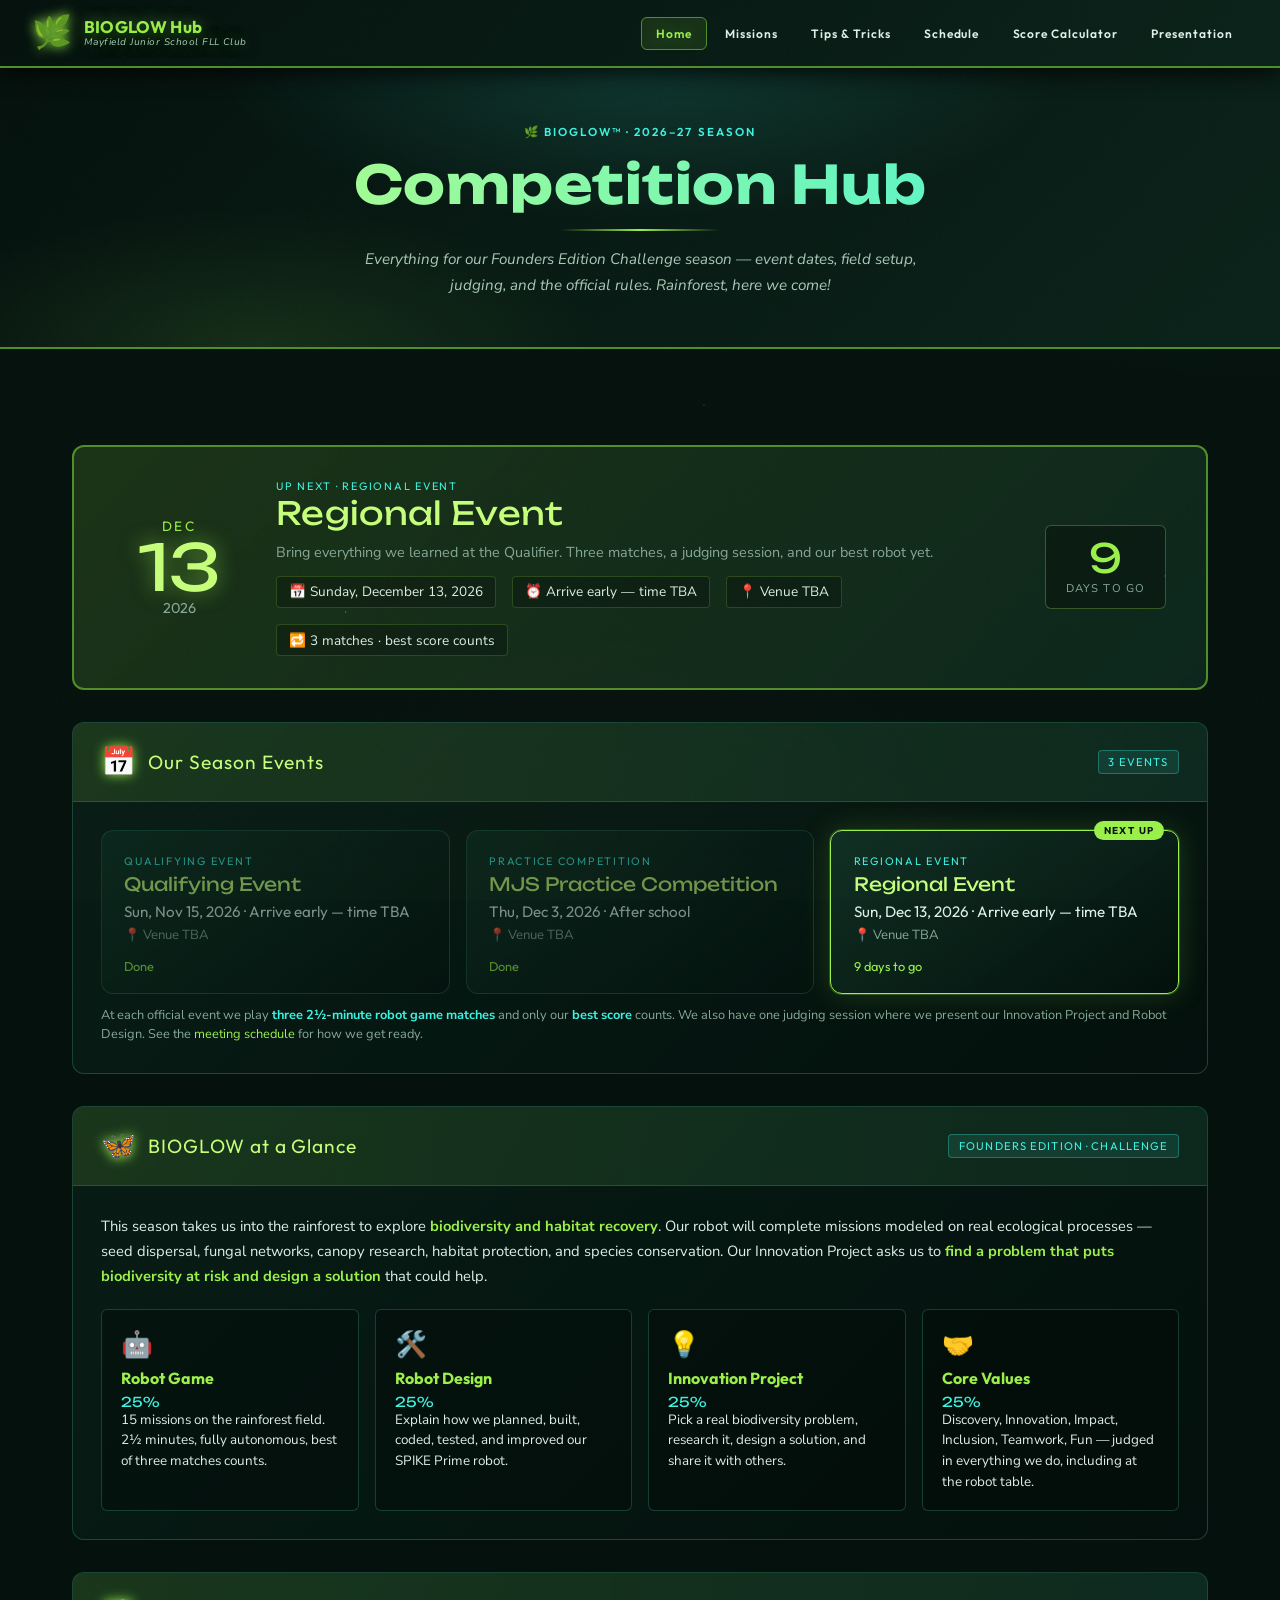
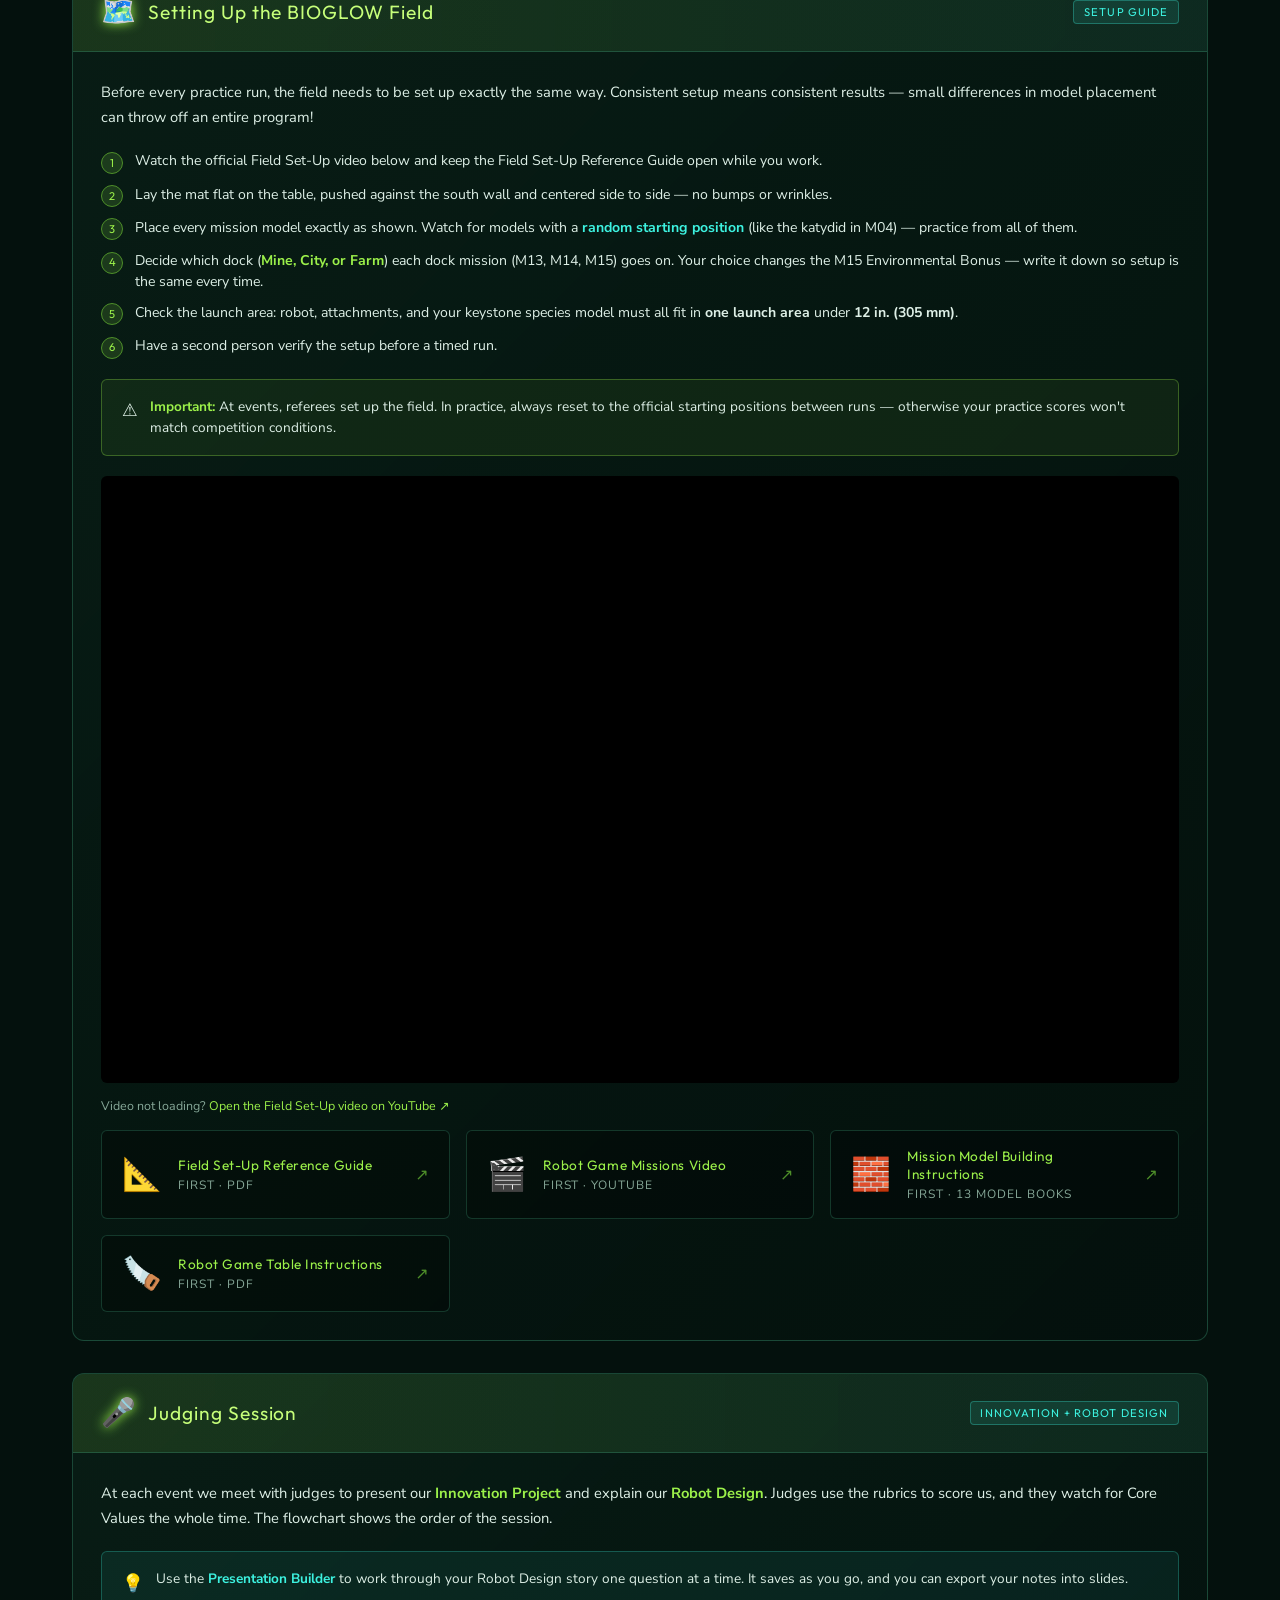
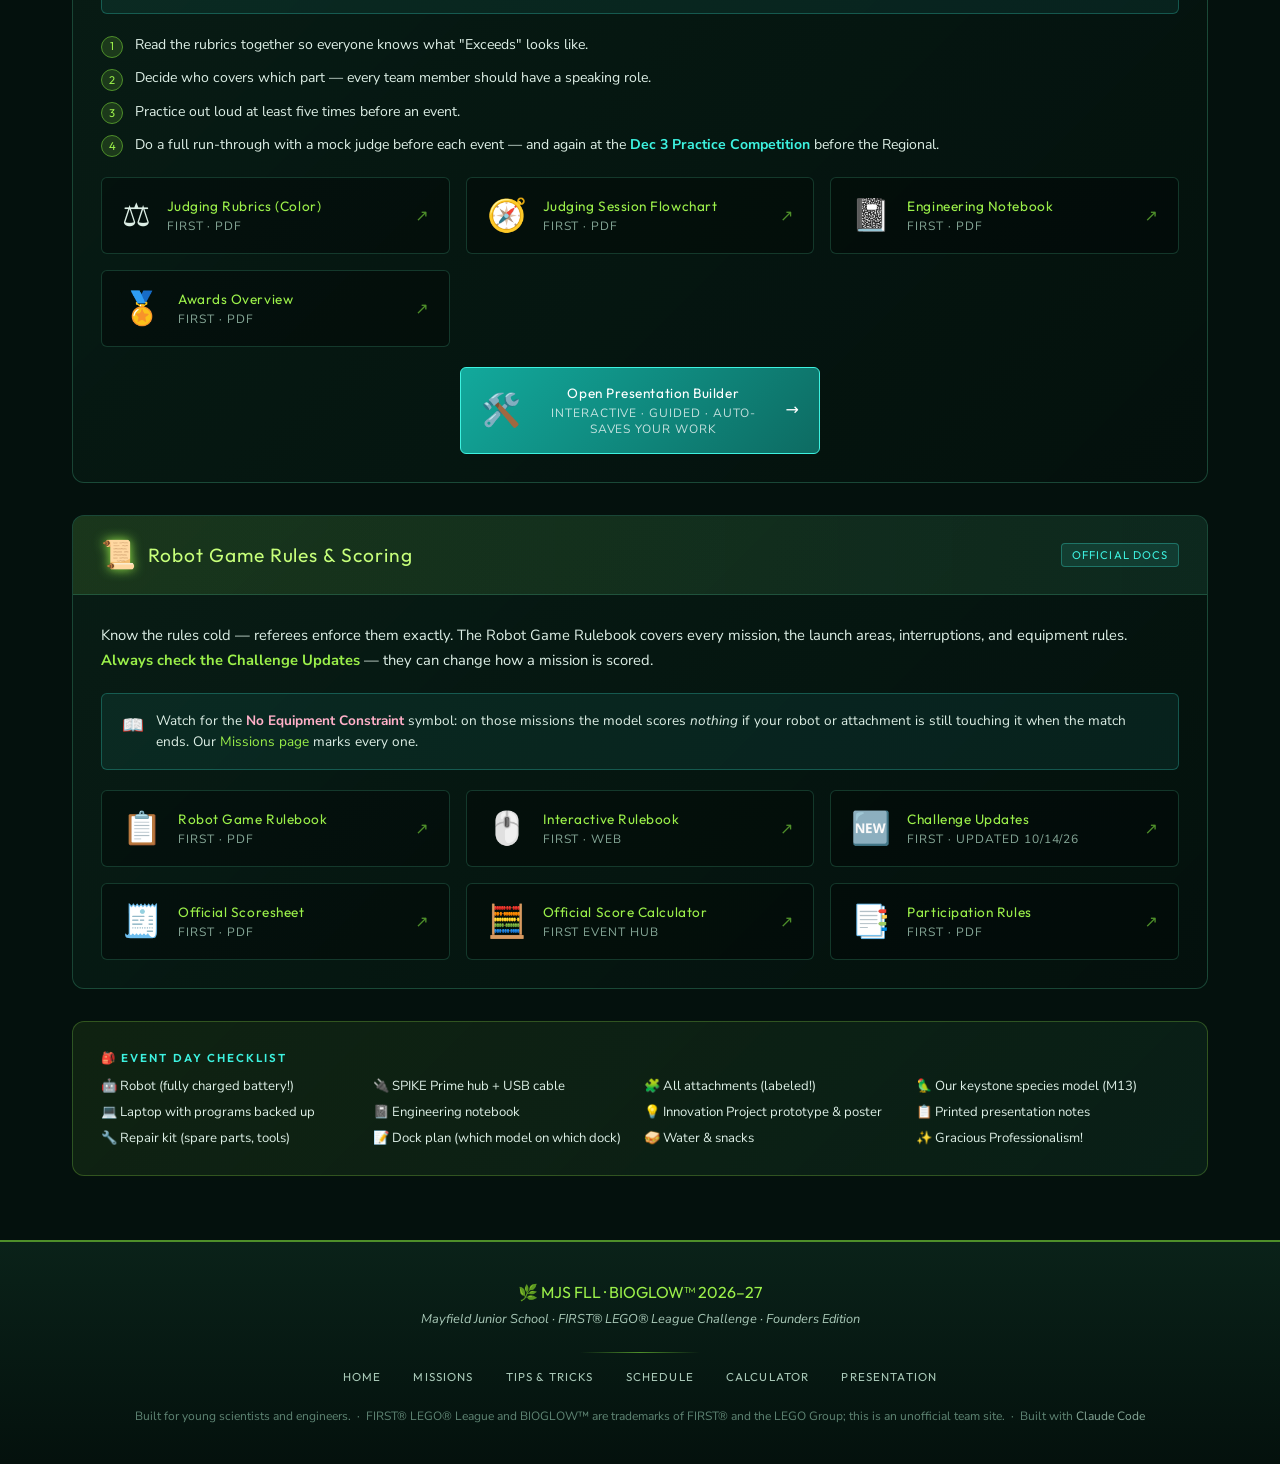
<file: index.html>
<!DOCTYPE html>
<html lang="en">
<head>
  <meta charset="UTF-8" />
  <meta name="viewport" content="width=device-width, initial-scale=1.0" />
  <title>Competition Hub — BIOGLOW Hub · MJS FLL</title>
  <link rel="stylesheet" href="style.css" />

  <style>
    /* ── Competition Hub page styles ── */
    .hub-grid {
      display: grid;
      gap: 2rem;
      margin-top: 2rem;
    }

    /* Competition Date Banner */
    .comp-date-banner {
      background: linear-gradient(135deg, rgba(155,240,74,0.15) 0%, rgba(17,52,38,0.6) 100%);
      border: 2px solid var(--gold-dark);
      border-radius: var(--radius-lg);
      padding: 2rem 2.5rem;
      display: flex;
      align-items: center;
      gap: 2rem;
      flex-wrap: wrap;
    }
    .comp-date-big {
      text-align: center;
      min-width: 130px;
    }
    .comp-date-month {
      font-family: var(--font-heading);
      font-size: 0.85rem;
      letter-spacing: 0.15em;
      color: var(--gold);
      text-transform: uppercase;
    }
    .comp-date-day {
      font-family: var(--font-display);
      font-size: 4rem;
      line-height: 1;
      color: var(--gold-light);
      text-shadow: 0 0 20px rgba(155,240,74,0.5);
    }
    .comp-date-year {
      font-family: var(--font-heading);
      font-size: 0.9rem;
      color: var(--stone-light);
    }
    .comp-date-info {
      flex: 1;
    }
    .comp-date-title {
      font-family: var(--font-display);
      font-size: clamp(1.3rem, 3vw, 2rem);
      color: var(--gold-light);
      margin-bottom: 0.5rem;
    }
    .comp-date-meta {
      display: flex;
      flex-wrap: wrap;
      gap: 1rem;
      margin-top: 0.75rem;
    }
    .comp-meta-item {
      display: flex;
      align-items: center;
      gap: 0.4rem;
      font-size: 0.85rem;
      color: var(--tan-light);
      background: rgba(0,0,0,0.25);
      border: 1px solid rgba(155,240,74,0.2);
      border-radius: 4px;
      padding: 0.35rem 0.75rem;
    }
    .comp-meta-item a {
      color: var(--tan-light);
      text-decoration: none;
    }
    .comp-meta-item a:hover {
      color: var(--gold-light);
    }
    .comp-countdown-inline {
      text-align: center;
      background: rgba(0,0,0,0.3);
      border: 1px solid rgba(155,240,74,0.3);
      border-radius: var(--radius);
      padding: 0.75rem 1.25rem;
      min-width: 120px;
    }
    .comp-countdown-num {
      font-family: var(--font-display);
      font-size: 2.5rem;
      color: var(--gold);
      line-height: 1;
    }
    .comp-countdown-label {
      font-size: 0.7rem;
      color: var(--stone-light);
      text-transform: uppercase;
      letter-spacing: 0.1em;
      margin-top: 0.2rem;
    }

    /* Resource Cards */
    .resource-section {
      background: linear-gradient(135deg, rgba(10,34,25,0.7) 0%, rgba(4,17,13,0.9) 100%);
      border: 1px solid rgba(46,120,92,0.5);
      border-radius: var(--radius-lg);
      overflow: hidden;
    }
    .resource-section-header {
      background: linear-gradient(90deg, rgba(155,240,74,0.12), rgba(46,120,92,0.2));
      border-bottom: 1px solid rgba(46,120,92,0.5);
      padding: 1.25rem 1.75rem;
      display: flex;
      align-items: center;
      gap: 0.75rem;
    }
    .resource-section-icon {
      font-size: 1.75rem;
      filter: drop-shadow(0 0 6px var(--gold));
    }
    .resource-section-title {
      font-family: var(--font-heading);
      font-size: 1.2rem;
      color: var(--gold-light);
      letter-spacing: 0.05em;
    }
    .resource-section-tag {
      margin-left: auto;
      font-size: 0.7rem;
      font-family: var(--font-heading);
      letter-spacing: 0.1em;
      text-transform: uppercase;
      color: var(--teal);
      background: rgba(61,242,224,0.1);
      border: 1px solid rgba(61,242,224,0.3);
      border-radius: 4px;
      padding: 0.25rem 0.6rem;
    }
    .resource-section-body {
      padding: 1.75rem;
    }
    .resource-desc {
      font-size: 0.92rem;
      color: var(--tan-light);
      line-height: 1.7;
      margin-bottom: 1.25rem;
    }

    /* Board setup video embed */
    .video-embed-wrap {
      position: relative;
      width: 100%;
      aspect-ratio: 16 / 9;
      border-radius: var(--radius);
      overflow: hidden;
      background: #000;
      margin-bottom: 0.9rem;
    }
    .video-embed-wrap iframe {
      position: absolute;
      inset: 0;
      width: 100%;
      height: 100%;
      border: none;
    }
    .video-fallback-note {
      font-size: 0.78rem;
      color: var(--stone-light);
      margin-bottom: 0.9rem;
      line-height: 1.5;
    }

    /* Resource link cards */
    .resource-links {
      display: grid;
      grid-template-columns: repeat(auto-fill, minmax(280px, 1fr));
      gap: 1rem;
    }
    .resource-link-card {
      display: flex;
      align-items: center;
      gap: 1rem;
      background: rgba(0,0,0,0.3);
      border: 1px solid rgba(46,120,92,0.4);
      border-radius: var(--radius);
      padding: 1rem 1.25rem;
      text-decoration: none;
      color: var(--tan-light);
      transition: var(--transition);
    }
    .resource-link-card:hover {
      border-color: var(--gold-dark);
      background: rgba(155,240,74,0.07);
      color: var(--gold-light);
      transform: translateY(-2px);
      box-shadow: var(--shadow-sm);
    }
    .resource-link-file-icon {
      font-size: 2rem;
      flex-shrink: 0;
    }
    .resource-link-info {
      flex: 1;
      min-width: 0;
    }
    .resource-link-name {
      font-family: var(--font-heading);
      font-size: 0.85rem;
      color: var(--gold);
      letter-spacing: 0.04em;
      margin-bottom: 0.2rem;
    }
    .resource-link-card:hover .resource-link-name {
      color: var(--gold-light);
    }
    .resource-link-type {
      font-size: 0.75rem;
      color: var(--stone-light);
      text-transform: uppercase;
      letter-spacing: 0.08em;
    }
    .resource-link-arrow {
      font-size: 1rem;
      color: var(--gold-dark);
      flex-shrink: 0;
    }

    /* Steps list */
    .steps-list {
      display: flex;
      flex-direction: column;
      gap: 0.6rem;
      margin-bottom: 1.25rem;
    }
    .step-item {
      display: flex;
      align-items: flex-start;
      gap: 0.75rem;
      font-size: 0.88rem;
      color: var(--tan-light);
      line-height: 1.5;
    }
    .step-num {
      flex-shrink: 0;
      width: 22px;
      height: 22px;
      background: rgba(155,240,74,0.15);
      border: 1px solid var(--gold-dark);
      border-radius: 50%;
      display: flex;
      align-items: center;
      justify-content: center;
      font-family: var(--font-heading);
      font-size: 0.7rem;
      color: var(--gold);
      margin-top: 0.1rem;
    }

    /* Info callout box */
    .info-callout {
      background: rgba(61,242,224,0.07);
      border: 1px solid rgba(61,242,224,0.25);
      border-radius: var(--radius);
      padding: 1rem 1.25rem;
      font-size: 0.85rem;
      color: var(--tan-light);
      line-height: 1.6;
      margin-bottom: 1.25rem;
      display: flex;
      gap: 0.75rem;
      align-items: flex-start;
    }
    .info-callout-icon {
      font-size: 1.1rem;
      flex-shrink: 0;
      margin-top: 0.05rem;
    }

    /* Warning callout */
    .warn-callout {
      background: rgba(155,240,74,0.07);
      border: 1px solid rgba(155,240,74,0.3);
      border-radius: var(--radius);
      padding: 1rem 1.25rem;
      font-size: 0.85rem;
      color: var(--tan-light);
      line-height: 1.6;
      margin-bottom: 1.25rem;
      display: flex;
      gap: 0.75rem;
      align-items: flex-start;
    }

    /* Two-column layout for rules/rubric */
    .two-col {
      display: grid;
      grid-template-columns: 1fr 1fr;
      gap: 1rem;
    }
    @media (max-width: 600px) {
      .two-col { grid-template-columns: 1fr; }
      .comp-date-banner { flex-direction: column; text-align: center; }
      .comp-date-meta { justify-content: center; }
    }

    /* Official Q&A */
    .qa-callout {
      background: rgba(0,0,0,0.25);
      border: 1px solid rgba(61,242,224,0.2);
      border-left: 3px solid var(--teal-dark);
      border-radius: var(--radius);
      padding: 0.85rem 1rem;
      margin-top: 0.75rem;
    }
    .qa-header {
      font-family: var(--font-heading);
      font-size: 0.6rem;
      letter-spacing: 0.15em;
      text-transform: uppercase;
      color: var(--teal);
      margin-bottom: 0.5rem;
    }
    .qa-item + .qa-item {
      margin-top: 0.6rem;
      padding-top: 0.6rem;
      border-top: 1px solid rgba(61,242,224,0.1);
    }
    .qa-q { font-size: 0.8rem; color: var(--stone-light); line-height: 1.5; margin-bottom: 0.2rem; }
    .qa-a { font-size: 0.8rem; color: var(--teal); line-height: 1.5; }
    .qa-q::before { content: "Q  "; font-family: var(--font-heading); font-size: 0.6rem; color: var(--tan); letter-spacing: 0.1em; }
    .qa-a::before { content: "A  "; font-family: var(--font-heading); font-size: 0.6rem; color: var(--teal-dark); letter-spacing: 0.1em; }

    /* Q&A section grid */
    .qa-section-grid {
      display: grid;
      grid-template-columns: repeat(auto-fill, minmax(320px, 1fr));
      gap: 1rem;
    }
    .qa-topic-card {
      background: linear-gradient(135deg, rgba(10,34,25,0.5), rgba(4,17,13,0.8));
      border: 1px solid rgba(46,120,92,0.4);
      border-radius: var(--radius);
      padding: 1.25rem;
    }
    .qa-topic-label {
      font-family: var(--font-heading);
      font-size: 0.7rem;
      letter-spacing: 0.12em;
      text-transform: uppercase;
      color: var(--gold);
      margin-bottom: 0.75rem;
    }
  
    .glance-grid { display:grid; grid-template-columns:repeat(auto-fit,minmax(200px,1fr)); gap:1rem; }
    .glance-card { background:rgba(0,0,0,0.25); border:1px solid rgba(46,120,92,0.45); border-radius:var(--radius); padding:1.1rem 1.2rem; }
    .glance-icon { font-size:1.6rem; }
    .glance-title { font-family:var(--font-heading); font-weight:700; color:var(--gold); margin:.35rem 0 .3rem; }
    .glance-pct { font-family:var(--font-display); color:var(--teal); font-size:.85rem; }
    .glance-desc { font-size:.84rem; color:var(--tan-light); line-height:1.55; }
    .timeline-note { font-size:.8rem; color:var(--stone-light); margin-top:.75rem; line-height:1.5; }
  </style>
</head>
<body>

<!-- ── Navigation ──────────────────────────────────── -->
<nav class="navbar">
  <a href="index.html" class="nav-logo">
    <span class="nav-logo-icon">🌿</span>
    <span class="nav-logo-text">
      BIOGLOW Hub
      <span class="nav-logo-sub">Mayfield Junior School FLL Club</span>
    </span>
  </a>
  <ul class="nav-links" id="navLinks">
    <li><a href="index.html" class="active">Home</a></li>
    <li><a href="missions.html">Missions</a></li>
    <li><a href="tips.html">Tips &amp; Tricks</a></li>
    <li><a href="schedule.html">Schedule</a></li>
    <li><a href="calculator.html">Score Calculator</a></li>
    <li><a href="presentation.html">Presentation</a></li>
  </ul>
  <button class="hamburger" id="hamburger" aria-label="Menu">
    <span></span><span></span><span></span>
  </button>
</nav>

<!-- ── Page Header ──────────────────────────────────── -->
<div class="page-hero">
  <p class="eyebrow">🌿 BIOGLOW™ · 2026–27 Season</p>
  <h1 class="section-title">Competition Hub</h1>
  <div class="section-divider"></div>
  <p class="section-desc">Everything for our Founders Edition Challenge season — event dates, field setup, judging, and the official rules. Rainforest, here we come!</p>
</div>

<div class="page-container">
  <div class="hub-grid">

    <!-- ── Next Event Banner ─────────────────────────── -->
    <div class="comp-date-banner" id="nextBanner">
      <div class="comp-date-big">
        <div class="comp-date-month" id="nbMonth">—</div>
        <div class="comp-date-day" id="nbDay">—</div>
        <div class="comp-date-year" id="nbYear">—</div>
      </div>
      <div class="comp-date-info">
        <div class="event-kind" id="nbKind">Up next</div>
        <div class="comp-date-title" id="nbName">—</div>
        <p style="font-size:0.9rem;color:var(--stone-light);line-height:1.6;" id="nbNote"></p>
        <div class="comp-date-meta" id="nbMeta"></div>
      </div>
      <div class="comp-countdown-inline">
        <div class="comp-countdown-num" id="countdownNum">—</div>
        <div class="comp-countdown-label" id="countdownLabel">Days to Go</div>
      </div>
    </div>

    <!-- ── Season Events ─────────────────────────────── -->
    <div class="resource-section">
      <div class="resource-section-header">
        <span class="resource-section-icon">📅</span>
        <span class="resource-section-title">Our Season Events</span>
        <span class="resource-section-tag">3 Events</span>
      </div>
      <div class="resource-section-body">
        <div class="event-strip" id="eventStrip"></div>
        <p class="timeline-note">At each official event we play <strong style="color:var(--teal);">three 2½-minute robot game matches</strong> and only our <strong style="color:var(--teal);">best score</strong> counts. We also have one judging session where we present our Innovation Project and Robot Design. See the <a href="schedule.html">meeting schedule</a> for how we get ready.</p>
      </div>
    </div>

    <!-- ── Season at a Glance ────────────────────────── -->
    <div class="resource-section">
      <div class="resource-section-header">
        <span class="resource-section-icon">🦋</span>
        <span class="resource-section-title">BIOGLOW at a Glance</span>
        <span class="resource-section-tag">Founders Edition · Challenge</span>
      </div>
      <div class="resource-section-body">
        <p class="resource-desc">
          This season takes us into the rainforest to explore <strong style="color:var(--gold);">biodiversity and habitat recovery</strong>. Our robot will complete missions modeled on real ecological processes — seed dispersal, fungal networks, canopy research, habitat protection, and species conservation. Our Innovation Project asks us to <strong style="color:var(--gold);">find a problem that puts biodiversity at risk and design a solution</strong> that could help.
        </p>
        <div class="glance-grid">
          <div class="glance-card">
            <div class="glance-icon">🤖</div>
            <div class="glance-title">Robot Game</div>
            <div class="glance-pct">25%</div>
            <div class="glance-desc">15 missions on the rainforest field. 2½ minutes, fully autonomous, best of three matches counts.</div>
          </div>
          <div class="glance-card">
            <div class="glance-icon">🛠️</div>
            <div class="glance-title">Robot Design</div>
            <div class="glance-pct">25%</div>
            <div class="glance-desc">Explain how we planned, built, coded, tested, and improved our SPIKE Prime robot.</div>
          </div>
          <div class="glance-card">
            <div class="glance-icon">💡</div>
            <div class="glance-title">Innovation Project</div>
            <div class="glance-pct">25%</div>
            <div class="glance-desc">Pick a real biodiversity problem, research it, design a solution, and share it with others.</div>
          </div>
          <div class="glance-card">
            <div class="glance-icon">🤝</div>
            <div class="glance-title">Core Values</div>
            <div class="glance-pct">25%</div>
            <div class="glance-desc">Discovery, Innovation, Impact, Inclusion, Teamwork, Fun — judged in everything we do, including at the robot table.</div>
          </div>
        </div>
      </div>
    </div>

    <!-- ── Field Setup ───────────────────────────────── -->
    <div class="resource-section">
      <div class="resource-section-header">
        <span class="resource-section-icon">🗺️</span>
        <span class="resource-section-title">Setting Up the BIOGLOW Field</span>
        <span class="resource-section-tag">Setup Guide</span>
      </div>
      <div class="resource-section-body">
        <p class="resource-desc">
          Before every practice run, the field needs to be set up exactly the same way. Consistent setup means consistent results — small differences in model placement can throw off an entire program!
        </p>
        <div class="steps-list">
          <div class="step-item"><span class="step-num">1</span><span>Watch the official Field Set-Up video below and keep the Field Set-Up Reference Guide open while you work.</span></div>
          <div class="step-item"><span class="step-num">2</span><span>Lay the mat flat on the table, pushed against the south wall and centered side to side — no bumps or wrinkles.</span></div>
          <div class="step-item"><span class="step-num">3</span><span>Place every mission model exactly as shown. Watch for models with a <strong style="color:var(--teal);">random starting position</strong> (like the katydid in M04) — practice from all of them.</span></div>
          <div class="step-item"><span class="step-num">4</span><span>Decide which dock (<strong style="color:var(--gold);">Mine, City, or Farm</strong>) each dock mission (M13, M14, M15) goes on. Your choice changes the M15 Environmental Bonus — write it down so setup is the same every time.</span></div>
          <div class="step-item"><span class="step-num">5</span><span>Check the launch area: robot, attachments, and your keystone species model must all fit in <strong>one launch area</strong> under <strong>12 in. (305 mm)</strong>.</span></div>
          <div class="step-item"><span class="step-num">6</span><span>Have a second person verify the setup before a timed run.</span></div>
        </div>
        <div class="warn-callout">
          <span class="info-callout-icon">⚠️</span>
          <span><strong style="color:var(--gold);">Important:</strong> At events, referees set up the field. In practice, always reset to the official starting positions between runs — otherwise your practice scores won't match competition conditions.</span>
        </div>
        <div class="video-embed-wrap">
          <iframe src="https://www.youtube-nocookie.com/embed/wDan0826cn0" title="BIOGLOW Field Set-Up Video" allow="accelerometer; encrypted-media; gyroscope; picture-in-picture; fullscreen" allowfullscreen loading="lazy"></iframe>
        </div>
        <p class="video-fallback-note">Video not loading? <a href="https://youtu.be/wDan0826cn0" target="_blank" rel="noopener" style="color:var(--gold);">Open the Field Set-Up video on YouTube ↗</a></p>
        <div class="resource-links">
          <a href="https://firstinspires.blob.core.windows.net/fll/challenge/2026-27/fll-challenge-bioglow-field-setup-reference-guide.pdf" target="_blank" rel="noopener" class="resource-link-card">
            <span class="resource-link-file-icon">📐</span>
            <div class="resource-link-info">
              <div class="resource-link-name">Field Set-Up Reference Guide</div>
              <div class="resource-link-type">FIRST · PDF</div>
            </div>
            <span class="resource-link-arrow">↗</span>
          </a>
          <a href="https://youtu.be/uhZZ8O1StiQ" target="_blank" rel="noopener" class="resource-link-card">
            <span class="resource-link-file-icon">🎬</span>
            <div class="resource-link-info">
              <div class="resource-link-name">Robot Game Missions Video</div>
              <div class="resource-link-type">FIRST · YouTube</div>
            </div>
            <span class="resource-link-arrow">↗</span>
          </a>
          <a href="https://www.firstinspires.org/resources/library/fll/season-materials" target="_blank" rel="noopener" class="resource-link-card">
            <span class="resource-link-file-icon">🧱</span>
            <div class="resource-link-info">
              <div class="resource-link-name">Mission Model Building Instructions</div>
              <div class="resource-link-type">FIRST · 13 model books</div>
            </div>
            <span class="resource-link-arrow">↗</span>
          </a>
          <a href="https://firstinspires.blob.core.windows.net/fll/challenge/2026-27/fll-challenge-bioglow-table-building-instructions.pdf" target="_blank" rel="noopener" class="resource-link-card">
            <span class="resource-link-file-icon">🪚</span>
            <div class="resource-link-info">
              <div class="resource-link-name">Robot Game Table Instructions</div>
              <div class="resource-link-type">FIRST · PDF</div>
            </div>
            <span class="resource-link-arrow">↗</span>
          </a>
        </div>
      </div>
    </div>

    <!-- ── Judging Session ───────────────────────────── -->
    <div class="resource-section">
      <div class="resource-section-header">
        <span class="resource-section-icon">🎤</span>
        <span class="resource-section-title">Judging Session</span>
        <span class="resource-section-tag">Innovation + Robot Design</span>
      </div>
      <div class="resource-section-body">
        <p class="resource-desc">
          At each event we meet with judges to present our <strong style="color:var(--gold);">Innovation Project</strong> and explain our <strong style="color:var(--gold);">Robot Design</strong>. Judges use the rubrics to score us, and they watch for Core Values the whole time. The flowchart shows the order of the session.
        </p>
        <div class="info-callout">
          <span class="info-callout-icon">💡</span>
          <span>Use the <strong style="color:var(--teal);">Presentation Builder</strong> to work through your Robot Design story one question at a time. It saves as you go, and you can export your notes into slides.</span>
        </div>
        <div class="steps-list">
          <div class="step-item"><span class="step-num">1</span><span>Read the rubrics together so everyone knows what "Exceeds" looks like.</span></div>
          <div class="step-item"><span class="step-num">2</span><span>Decide who covers which part — every team member should have a speaking role.</span></div>
          <div class="step-item"><span class="step-num">3</span><span>Practice out loud at least five times before an event.</span></div>
          <div class="step-item"><span class="step-num">4</span><span>Do a full run-through with a mock judge before each event — and again at the <strong style="color:var(--teal);">Dec 3 Practice Competition</strong> before the Regional.</span></div>
        </div>
        <div class="resource-links">
          <a href="https://firstinspires.blob.core.windows.net/fll/challenge/2026-27/fll-challenge-bioglow-rubrics-color.pdf" target="_blank" rel="noopener" class="resource-link-card">
            <span class="resource-link-file-icon">⚖️</span>
            <div class="resource-link-info">
              <div class="resource-link-name">Judging Rubrics (Color)</div>
              <div class="resource-link-type">FIRST · PDF</div>
            </div>
            <span class="resource-link-arrow">↗</span>
          </a>
          <a href="https://firstinspires.blob.core.windows.net/fll/challenge/2026-27/fll-challenge-bioglow-judging-session-flowchart.pdf" target="_blank" rel="noopener" class="resource-link-card">
            <span class="resource-link-file-icon">🧭</span>
            <div class="resource-link-info">
              <div class="resource-link-name">Judging Session Flowchart</div>
              <div class="resource-link-type">FIRST · PDF</div>
            </div>
            <span class="resource-link-arrow">↗</span>
          </a>
          <a href="https://firstinspires.blob.core.windows.net/fll/challenge/2026-27/fll-challenge-bioglow-en.pdf" target="_blank" rel="noopener" class="resource-link-card">
            <span class="resource-link-file-icon">📓</span>
            <div class="resource-link-info">
              <div class="resource-link-name">Engineering Notebook</div>
              <div class="resource-link-type">FIRST · PDF</div>
            </div>
            <span class="resource-link-arrow">↗</span>
          </a>
          <a href="https://firstinspires.blob.core.windows.net/fll/challenge/2026-27/fll-challenge-bioglow-awards.pdf" target="_blank" rel="noopener" class="resource-link-card">
            <span class="resource-link-file-icon">🏅</span>
            <div class="resource-link-info">
              <div class="resource-link-name">Awards Overview</div>
              <div class="resource-link-type">FIRST · PDF</div>
            </div>
            <span class="resource-link-arrow">↗</span>
          </a>
        </div>
        <div style="margin-top:1.2rem; text-align:center;">
          <a href="presentation.html" class="resource-link-card" style="display:inline-flex; max-width:360px; background:linear-gradient(135deg,var(--teal-dark),#0d6b62); border-color:var(--teal);">
            <span class="resource-link-file-icon">🛠️</span>
            <div class="resource-link-info">
              <div class="resource-link-name" style="color:#fff;">Open Presentation Builder</div>
              <div class="resource-link-type" style="color:rgba(255,255,255,.75);">Interactive · Guided · Auto-saves your work</div>
            </div>
            <span class="resource-link-arrow" style="color:#fff;">→</span>
          </a>
        </div>
      </div>
    </div>

    <!-- ── Rules & Official Docs ─────────────────────── -->
    <div class="resource-section">
      <div class="resource-section-header">
        <span class="resource-section-icon">📜</span>
        <span class="resource-section-title">Robot Game Rules &amp; Scoring</span>
        <span class="resource-section-tag">Official Docs</span>
      </div>
      <div class="resource-section-body">
        <p class="resource-desc">
          Know the rules cold — referees enforce them exactly. The Robot Game Rulebook covers every mission, the launch areas, interruptions, and equipment rules. <strong style="color:var(--gold);">Always check the Challenge Updates</strong> — they can change how a mission is scored.
        </p>
        <div class="info-callout">
          <span class="info-callout-icon">📖</span>
          <span>Watch for the <strong style="color:#FFB0C8;">No Equipment Constraint</strong> symbol: on those missions the model scores <em>nothing</em> if your robot or attachment is still touching it when the match ends. Our <a href="missions.html">Missions page</a> marks every one.</span>
        </div>
        <div class="resource-links">
          <a href="https://firstinspires.blob.core.windows.net/fll/challenge/2026-27/fll-challenge-bioglow-rgr.pdf" target="_blank" rel="noopener" class="resource-link-card">
            <span class="resource-link-file-icon">📋</span>
            <div class="resource-link-info">
              <div class="resource-link-name">Robot Game Rulebook</div>
              <div class="resource-link-type">FIRST · PDF</div>
            </div>
            <span class="resource-link-arrow">↗</span>
          </a>
          <a href="https://firstinspires.blob.core.windows.net/fll/challenge/2026-27/interactive-rgr/index.html" target="_blank" rel="noopener" class="resource-link-card">
            <span class="resource-link-file-icon">🖱️</span>
            <div class="resource-link-info">
              <div class="resource-link-name">Interactive Rulebook</div>
              <div class="resource-link-type">FIRST · Web</div>
            </div>
            <span class="resource-link-arrow">↗</span>
          </a>
          <a href="https://firstinspires.blob.core.windows.net/fll/challenge/2026-27/fll-challenge-bioglow-updates.pdf" target="_blank" rel="noopener" class="resource-link-card">
            <span class="resource-link-file-icon">🆕</span>
            <div class="resource-link-info">
              <div class="resource-link-name">Challenge Updates</div>
              <div class="resource-link-type">FIRST · Updated 10/14/26</div>
            </div>
            <span class="resource-link-arrow">↗</span>
          </a>
          <a href="https://firstinspires.blob.core.windows.net/fll/challenge/2026-27/fll-challenge-bioglow-software-scoresheet.pdf" target="_blank" rel="noopener" class="resource-link-card">
            <span class="resource-link-file-icon">🧾</span>
            <div class="resource-link-info">
              <div class="resource-link-name">Official Scoresheet</div>
              <div class="resource-link-type">FIRST · PDF</div>
            </div>
            <span class="resource-link-arrow">↗</span>
          </a>
          <a href="https://eventhub.firstinspires.org/scoresheet" target="_blank" rel="noopener" class="resource-link-card">
            <span class="resource-link-file-icon">🧮</span>
            <div class="resource-link-info">
              <div class="resource-link-name">Official Score Calculator</div>
              <div class="resource-link-type">FIRST Event Hub</div>
            </div>
            <span class="resource-link-arrow">↗</span>
          </a>
          <a href="https://firstinspires.blob.core.windows.net/fll/challenge/2026-27/fll-challenge-bioglow-participation-rules.pdf" target="_blank" rel="noopener" class="resource-link-card">
            <span class="resource-link-file-icon">📑</span>
            <div class="resource-link-info">
              <div class="resource-link-name">Participation Rules</div>
              <div class="resource-link-type">FIRST · PDF</div>
            </div>
            <span class="resource-link-arrow">↗</span>
          </a>
        </div>
      </div>
    </div>

    <!-- ── Event Day Checklist ───────────────────────── -->
    <div style="padding:1.75rem;background:linear-gradient(135deg,rgba(155,240,74,0.08),rgba(17,52,38,0.4));border:1px solid rgba(155,240,74,0.25);border-radius:var(--radius-lg);">
      <p class="eyebrow" style="margin-bottom:0.75rem;">🎒 Event Day Checklist</p>
      <div style="display:grid;grid-template-columns:repeat(auto-fill,minmax(220px,1fr));gap:0.5rem;">
        <div style="font-size:0.82rem;color:var(--tan-light);">🤖 Robot (fully charged battery!)</div>
        <div style="font-size:0.82rem;color:var(--tan-light);">🔌 SPIKE Prime hub + USB cable</div>
        <div style="font-size:0.82rem;color:var(--tan-light);">🧩 All attachments (labeled!)</div>
        <div style="font-size:0.82rem;color:var(--tan-light);">🦜 Our keystone species model (M13)</div>
        <div style="font-size:0.82rem;color:var(--tan-light);">💻 Laptop with programs backed up</div>
        <div style="font-size:0.82rem;color:var(--tan-light);">📓 Engineering notebook</div>
        <div style="font-size:0.82rem;color:var(--tan-light);">💡 Innovation Project prototype &amp; poster</div>
        <div style="font-size:0.82rem;color:var(--tan-light);">📋 Printed presentation notes</div>
        <div style="font-size:0.82rem;color:var(--tan-light);">🔧 Repair kit (spare parts, tools)</div>
        <div style="font-size:0.82rem;color:var(--tan-light);">📝 Dock plan (which model on which dock)</div>
        <div style="font-size:0.82rem;color:var(--tan-light);">🥪 Water &amp; snacks</div>
        <div style="font-size:0.82rem;color:var(--tan-light);">✨ Gracious Professionalism!</div>
      </div>
    </div>

  </div><!-- end hub-grid -->
</div><!-- end page-container -->

<!-- ── Footer ───────────────────────────────────────── -->
<footer>
  <div class="footer-logo">🌿 MJS FLL · BIOGLOW™ 2026–27</div>
  <div class="footer-sub">Mayfield Junior School · FIRST® LEGO® League Challenge · Founders Edition</div>
  <div class="footer-divider"></div>
  <div class="footer-links">
    <a href="index.html">Home</a>
    <a href="missions.html">Missions</a>
    <a href="tips.html">Tips &amp; Tricks</a>
    <a href="schedule.html">Schedule</a>
    <a href="calculator.html">Calculator</a>
    <a href="presentation.html">Presentation</a>
  </div>
  <div class="footer-copy">Built for young scientists and engineers. &nbsp;·&nbsp; FIRST® LEGO® League and BIOGLOW™ are trademarks of FIRST® and the LEGO Group; this is an unofficial team site. &nbsp;·&nbsp; Built with <a href="https://claude.ai/code" target="_blank" rel="noopener" style="color:var(--stone-light);">Claude Code</a></div>
</footer>

<script src="season.js"></script>
<script>
  (function () {
    const ev = nextEvent();
    const banner = document.getElementById('nextBanner');
    if (!ev) {
      document.getElementById('nbName').textContent = 'Season complete — what a run!';
      document.getElementById('countdownNum').textContent = '🏆';
      document.getElementById('countdownLabel').textContent = 'Well done';
    } else {
      const d = eventDate(ev);
      document.getElementById('nbMonth').textContent = d.toLocaleDateString('en-US', { month: 'short' });
      document.getElementById('nbDay').textContent = d.getDate();
      document.getElementById('nbYear').textContent = d.getFullYear();
      document.getElementById('nbKind').textContent = 'Up next · ' + ev.kind;
      document.getElementById('nbName').textContent = ev.name;
      document.getElementById('nbNote').textContent = ev.note;
      const meta = [
        '📅 ' + formatEventDate(ev),
        '⏰ ' + ev.time,
        ev.mapUrl ? '📍 <a href="' + ev.mapUrl + '" target="_blank" rel="noopener">' + (ev.venue || 'View venue') + ' ↗</a>'
                  : '📍 ' + (ev.venue || 'Venue TBA'),
        '🔁 3 matches · best score counts',
      ];
      document.getElementById('nbMeta').innerHTML = meta.map(m => '<div class="comp-meta-item">' + m + '</div>').join('');
      const n = daysUntil(ev);
      document.getElementById('countdownNum').textContent = n === 0 ? '🎉' : n;
      document.getElementById('countdownLabel').textContent = n === 0 ? 'Today!' : (n === 1 ? 'Day to Go' : 'Days to Go');
    }

    const next = nextEvent();
    document.getElementById('eventStrip').innerHTML = EVENTS.map(e => {
      const n = daysUntil(e);
      const cls = (next && e.id === next.id) ? 'is-next' : (n < 0 ? 'is-past' : '');
      return '<div class="event-card ' + cls + '">' +
        ((next && e.id === next.id) ? '<span class="event-next-flag">Next up</span>' : '') +
        '<div class="event-kind">' + e.kind + '</div>' +
        '<div class="event-name">' + e.name + '</div>' +
        '<div class="event-date">' + formatEventDate(e, { weekday: 'short', month: 'short', day: 'numeric', year: 'numeric' }) + ' · ' + e.time + '</div>' +
        '<div class="event-note">' + (e.venue ? '📍 ' + e.venue : '📍 Venue TBA') + '</div>' +
        '<div class="event-days">' + daysLabel(n) + '</div>' +
      '</div>';
    }).join('');
  })();
</script>
</body>
</html>
</file>
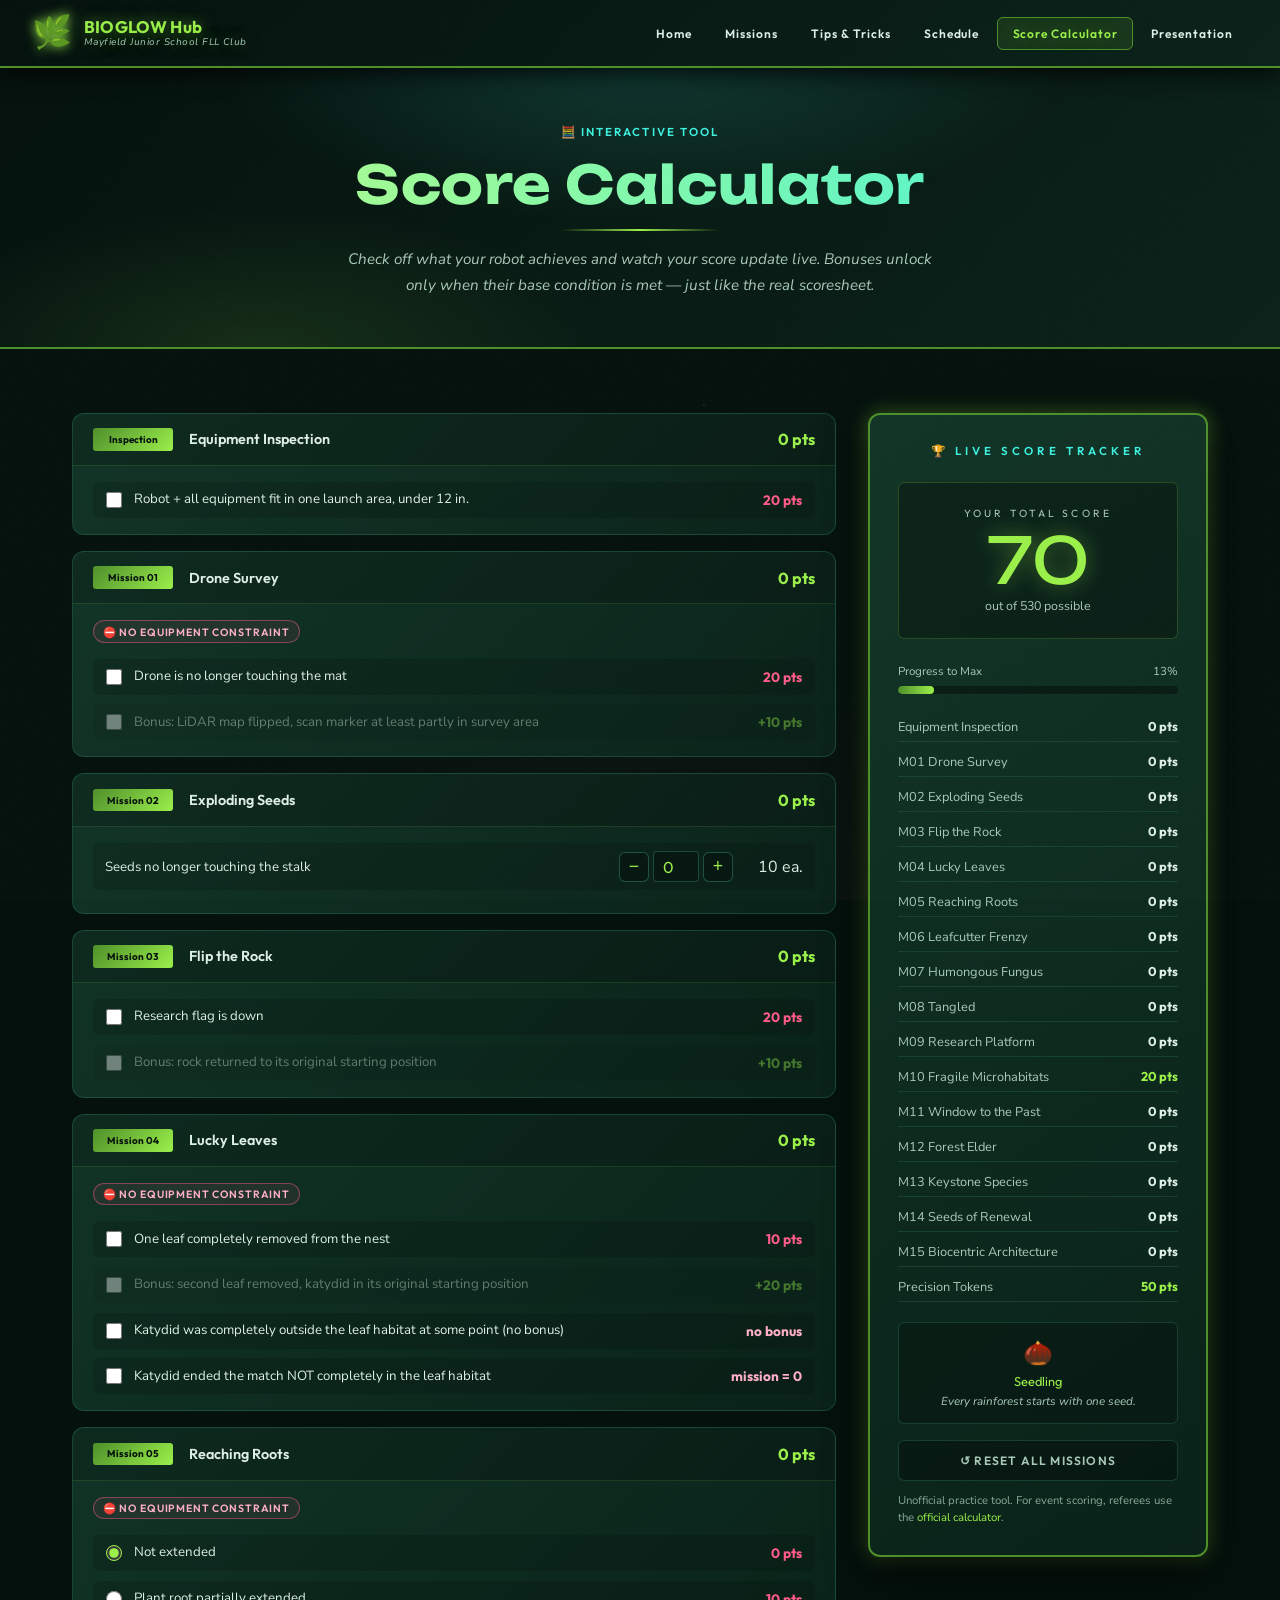
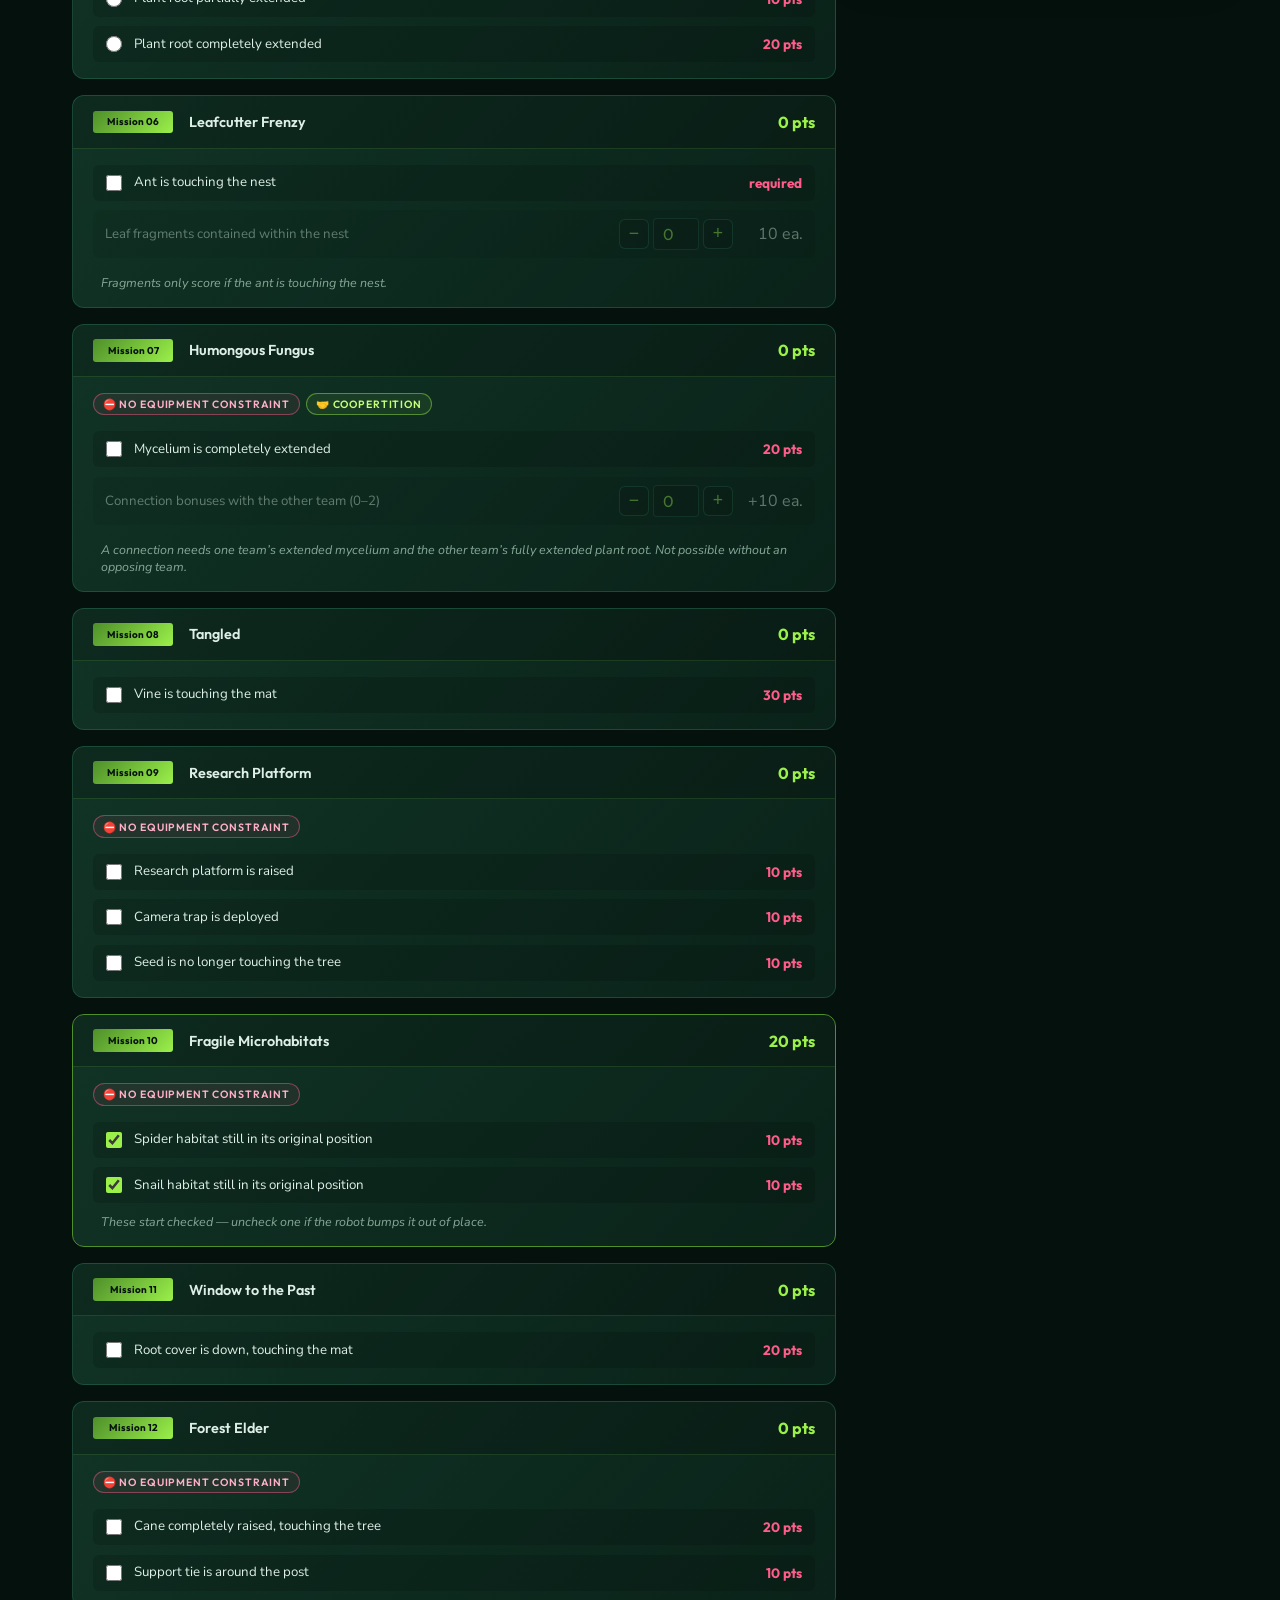
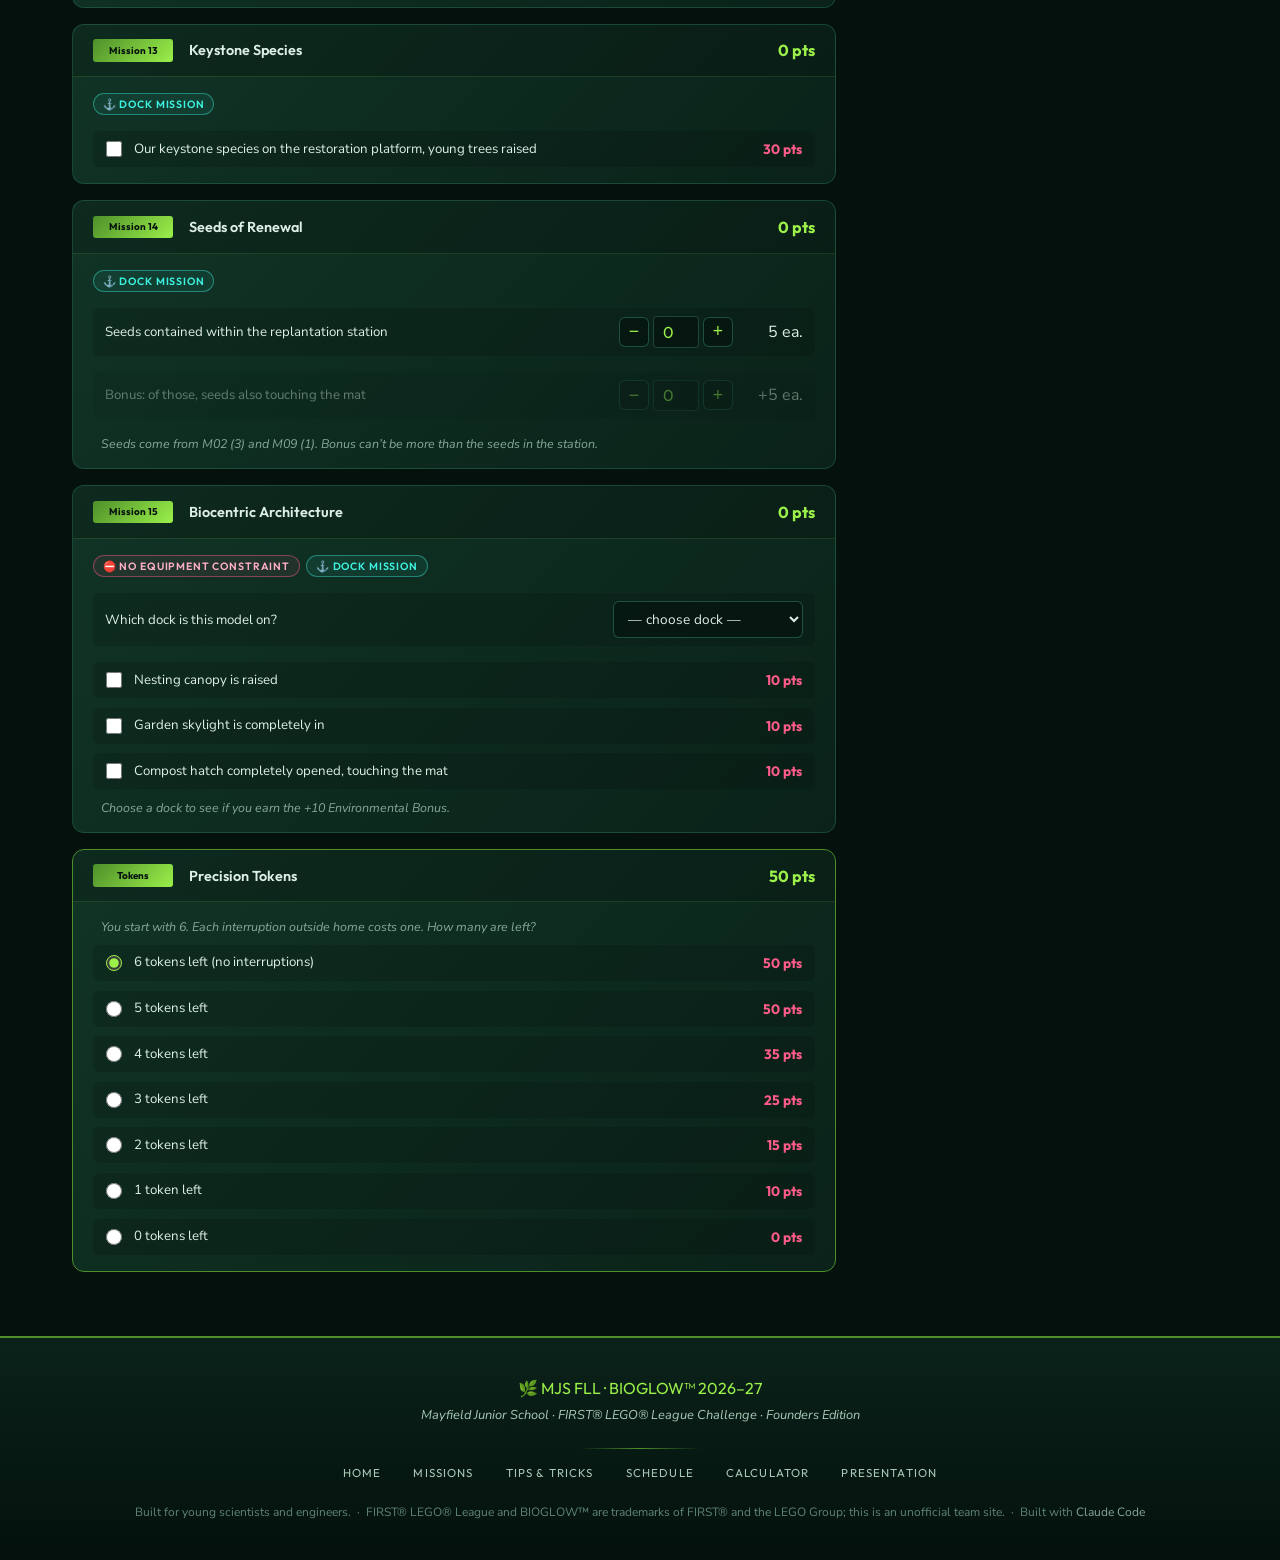
<file: calculator.html>
<!DOCTYPE html>
<html lang="en">
<head>
  <meta charset="UTF-8" />
  <meta name="viewport" content="width=device-width, initial-scale=1.0" />
  <title>Score Calculator — BIOGLOW Hub · MJS FLL</title>
  <link rel="stylesheet" href="style.css" />
  <style>
    .calc-count { display:flex; align-items:center; gap:.75rem; padding:.5rem .75rem; background:rgba(0,0,0,0.15); border-radius:var(--radius); margin-bottom:.4rem; }
    .calc-count label { font-size:.83rem; color:var(--tan-light); flex:1; }
    .stepper { display:flex; align-items:center; gap:.25rem; }
    .stepper button { width:30px; height:30px; border-radius:6px; border:1px solid rgba(46,120,92,.6); background:rgba(0,0,0,.3); color:var(--gold); font-size:1.1rem; cursor:pointer; line-height:1; }
    .stepper button:hover { border-color:var(--gold); }
    .stepper input { width:46px; padding:.3rem .2rem; background:rgba(0,0,0,0.3); border:1px solid rgba(46,120,92,0.5); border-radius:4px; color:var(--gold); font-family:var(--font-heading); font-size:1rem; text-align:center; }
    .calc-select { width:100%; padding:.45rem .6rem; background:rgba(0,0,0,0.3); border:1px solid rgba(46,120,92,0.6); border-radius:6px; color:var(--tan-light); font-family:var(--font-body); font-size:.85rem; }
    .calc-option.disabled { opacity:.4; pointer-events:none; }
    .calc-count.disabled { opacity:.4; }
    .calc-option.penalty .opt-pts { color:#FFB0C8; }
    .calc-mission .mission-tags { margin: 0 0 .4rem; }
  </style>
</head>
<body>

<!-- ── Navigation ──────────────────────────────────── -->
<nav class="navbar">
  <a href="index.html" class="nav-logo">
    <span class="nav-logo-icon">🌿</span>
    <span class="nav-logo-text">
      BIOGLOW Hub
      <span class="nav-logo-sub">Mayfield Junior School FLL Club</span>
    </span>
  </a>
  <ul class="nav-links" id="navLinks">
    <li><a href="index.html">Home</a></li>
    <li><a href="missions.html">Missions</a></li>
    <li><a href="tips.html">Tips &amp; Tricks</a></li>
    <li><a href="schedule.html">Schedule</a></li>
    <li><a href="calculator.html" class="active">Score Calculator</a></li>
    <li><a href="presentation.html">Presentation</a></li>
  </ul>
  <button class="hamburger" id="hamburger" aria-label="Menu">
    <span></span><span></span><span></span>
  </button>
</nav>

<!-- ── Page Header ──────────────────────────────────── -->
<div class="page-hero">
  <p class="eyebrow">🧮 Interactive Tool</p>
  <h1 class="section-title">Score Calculator</h1>
  <div class="section-divider"></div>
  <p class="section-desc">Check off what your robot achieves and watch your score update live. Bonuses unlock only when their base condition is met — just like the real scoresheet.</p>
</div>

<div class="page-container">
  <div class="calculator-layout">

    <div class="calc-missions" id="calcMissions">

      <!-- ei -->
      <div class="calc-mission" id="ei">
        <div class="calc-mission-header">
          <span class="calc-badge">Inspection</span>
          <span class="calc-mission-name">Equipment Inspection</span>
          <span class="calc-mission-pts" id="pts-ei">0 pts</span>
        </div>
        <div class="calc-mission-body">
          
          <label class="calc-option" id="wrap-ei-a">
            <input type="checkbox" id="ei-a" />
            <span class="calc-opt-label">Robot + all equipment fit in one launch area, under 12 in.</span>
            <span class="opt-pts">20 pts</span>
          </label>
        </div>
      </div>

      <!-- m01 -->
      <div class="calc-mission" id="m01">
        <div class="calc-mission-header">
          <span class="calc-badge">Mission 01</span>
          <span class="calc-mission-name">Drone Survey</span>
          <span class="calc-mission-pts" id="pts-m01">0 pts</span>
        </div>
        <div class="calc-mission-body">
          <div class="mission-tags"><span class="mtag mtag-nec">⛔ No Equipment Constraint</span></div>
          <label class="calc-option" id="wrap-m01-a">
            <input type="checkbox" id="m01-a" />
            <span class="calc-opt-label">Drone is no longer touching the mat</span>
            <span class="opt-pts">20 pts</span>
          </label>
          <label class="calc-option bonus" id="wrap-m01-b">
            <input type="checkbox" id="m01-b" />
            <span class="calc-opt-label">Bonus: LiDAR map flipped, scan marker at least partly in survey area</span>
            <span class="opt-pts">+10 pts</span>
          </label>
        </div>
      </div>

      <!-- m02 -->
      <div class="calc-mission" id="m02">
        <div class="calc-mission-header">
          <span class="calc-badge">Mission 02</span>
          <span class="calc-mission-name">Exploding Seeds</span>
          <span class="calc-mission-pts" id="pts-m02">0 pts</span>
        </div>
        <div class="calc-mission-body">
          
          <div class="calc-count" id="wrap-m02-n">
            <label for="m02-n">Seeds no longer touching the stalk</label>
            <div class="stepper">
              <button type="button" data-step="-1" data-for="m02-n" aria-label="minus">−</button>
              <input type="number" id="m02-n" min="0" max="3" value="0" inputmode="numeric" />
              <button type="button" data-step="1" data-for="m02-n" aria-label="plus">+</button>
            </div>
            <span class="opt-pts" style="min-width:58px;text-align:right;">10 ea.</span>
          </div>
        </div>
      </div>

      <!-- m03 -->
      <div class="calc-mission" id="m03">
        <div class="calc-mission-header">
          <span class="calc-badge">Mission 03</span>
          <span class="calc-mission-name">Flip the Rock</span>
          <span class="calc-mission-pts" id="pts-m03">0 pts</span>
        </div>
        <div class="calc-mission-body">
          
          <label class="calc-option" id="wrap-m03-a">
            <input type="checkbox" id="m03-a" />
            <span class="calc-opt-label">Research flag is down</span>
            <span class="opt-pts">20 pts</span>
          </label>
          <label class="calc-option bonus" id="wrap-m03-b">
            <input type="checkbox" id="m03-b" />
            <span class="calc-opt-label">Bonus: rock returned to its original starting position</span>
            <span class="opt-pts">+10 pts</span>
          </label>
        </div>
      </div>

      <!-- m04 -->
      <div class="calc-mission" id="m04">
        <div class="calc-mission-header">
          <span class="calc-badge">Mission 04</span>
          <span class="calc-mission-name">Lucky Leaves</span>
          <span class="calc-mission-pts" id="pts-m04">0 pts</span>
        </div>
        <div class="calc-mission-body">
          <div class="mission-tags"><span class="mtag mtag-nec">⛔ No Equipment Constraint</span></div>
          <label class="calc-option" id="wrap-m04-a">
            <input type="checkbox" id="m04-a" />
            <span class="calc-opt-label">One leaf completely removed from the nest</span>
            <span class="opt-pts">10 pts</span>
          </label>
          <label class="calc-option bonus" id="wrap-m04-b">
            <input type="checkbox" id="m04-b" />
            <span class="calc-opt-label">Bonus: second leaf removed, katydid in its original starting position</span>
            <span class="opt-pts">+20 pts</span>
          </label>
          <label class="calc-option penalty" id="wrap-m04-x">
            <input type="checkbox" id="m04-x" />
            <span class="calc-opt-label">Katydid was completely outside the leaf habitat at some point (no bonus)</span>
            <span class="opt-pts">no bonus</span>
          </label>
          <label class="calc-option penalty" id="wrap-m04-z">
            <input type="checkbox" id="m04-z" />
            <span class="calc-opt-label">Katydid ended the match NOT completely in the leaf habitat</span>
            <span class="opt-pts">mission = 0</span>
          </label>
        </div>
      </div>

      <!-- m05 -->
      <div class="calc-mission" id="m05">
        <div class="calc-mission-header">
          <span class="calc-badge">Mission 05</span>
          <span class="calc-mission-name">Reaching Roots</span>
          <span class="calc-mission-pts" id="pts-m05">0 pts</span>
        </div>
        <div class="calc-mission-body">
          <div class="mission-tags"><span class="mtag mtag-nec">⛔ No Equipment Constraint</span></div>
          <label class="calc-option">
            <input type="radio" name="m05" id="m05-0" value="0" checked />
            <span class="calc-opt-label">Not extended</span>
            <span class="opt-pts">0 pts</span>
          </label>
          <label class="calc-option">
            <input type="radio" name="m05" id="m05-1" value="10" />
            <span class="calc-opt-label">Plant root partially extended</span>
            <span class="opt-pts">10 pts</span>
          </label>
          <label class="calc-option">
            <input type="radio" name="m05" id="m05-2" value="20" />
            <span class="calc-opt-label">Plant root completely extended</span>
            <span class="opt-pts">20 pts</span>
          </label>
        </div>
      </div>

      <!-- m06 -->
      <div class="calc-mission" id="m06">
        <div class="calc-mission-header">
          <span class="calc-badge">Mission 06</span>
          <span class="calc-mission-name">Leafcutter Frenzy</span>
          <span class="calc-mission-pts" id="pts-m06">0 pts</span>
        </div>
        <div class="calc-mission-body">
          
          <label class="calc-option" id="wrap-m06-a">
            <input type="checkbox" id="m06-a" />
            <span class="calc-opt-label">Ant is touching the nest</span>
            <span class="opt-pts">required</span>
          </label>
          <div class="calc-count" id="wrap-m06-n">
            <label for="m06-n">Leaf fragments contained within the nest</label>
            <div class="stepper">
              <button type="button" data-step="-1" data-for="m06-n" aria-label="minus">−</button>
              <input type="number" id="m06-n" min="0" max="4" value="0" inputmode="numeric" />
              <button type="button" data-step="1" data-for="m06-n" aria-label="plus">+</button>
            </div>
            <span class="opt-pts" style="min-width:58px;text-align:right;">10 ea.</span>
          </div>
          <div class="calc-note">Fragments only score if the ant is touching the nest.</div>
        </div>
      </div>

      <!-- m07 -->
      <div class="calc-mission" id="m07">
        <div class="calc-mission-header">
          <span class="calc-badge">Mission 07</span>
          <span class="calc-mission-name">Humongous Fungus</span>
          <span class="calc-mission-pts" id="pts-m07">0 pts</span>
        </div>
        <div class="calc-mission-body">
          <div class="mission-tags"><span class="mtag mtag-nec">⛔ No Equipment Constraint</span><span class="mtag mtag-coop">🤝 Coopertition</span></div>
          <label class="calc-option" id="wrap-m07-a">
            <input type="checkbox" id="m07-a" />
            <span class="calc-opt-label">Mycelium is completely extended</span>
            <span class="opt-pts">20 pts</span>
          </label>
          <div class="calc-count" id="wrap-m07-n">
            <label for="m07-n">Connection bonuses with the other team (0–2)</label>
            <div class="stepper">
              <button type="button" data-step="-1" data-for="m07-n" aria-label="minus">−</button>
              <input type="number" id="m07-n" min="0" max="2" value="0" inputmode="numeric" />
              <button type="button" data-step="1" data-for="m07-n" aria-label="plus">+</button>
            </div>
            <span class="opt-pts" style="min-width:58px;text-align:right;">+10 ea.</span>
          </div>
          <div class="calc-note">A connection needs one team’s extended mycelium and the other team’s fully extended plant root. Not possible without an opposing team.</div>
        </div>
      </div>

      <!-- m08 -->
      <div class="calc-mission" id="m08">
        <div class="calc-mission-header">
          <span class="calc-badge">Mission 08</span>
          <span class="calc-mission-name">Tangled</span>
          <span class="calc-mission-pts" id="pts-m08">0 pts</span>
        </div>
        <div class="calc-mission-body">
          
          <label class="calc-option" id="wrap-m08-a">
            <input type="checkbox" id="m08-a" />
            <span class="calc-opt-label">Vine is touching the mat</span>
            <span class="opt-pts">30 pts</span>
          </label>
        </div>
      </div>

      <!-- m09 -->
      <div class="calc-mission" id="m09">
        <div class="calc-mission-header">
          <span class="calc-badge">Mission 09</span>
          <span class="calc-mission-name">Research Platform</span>
          <span class="calc-mission-pts" id="pts-m09">0 pts</span>
        </div>
        <div class="calc-mission-body">
          <div class="mission-tags"><span class="mtag mtag-nec">⛔ No Equipment Constraint</span></div>
          <label class="calc-option" id="wrap-m09-a">
            <input type="checkbox" id="m09-a" />
            <span class="calc-opt-label">Research platform is raised</span>
            <span class="opt-pts">10 pts</span>
          </label>
          <label class="calc-option" id="wrap-m09-b">
            <input type="checkbox" id="m09-b" />
            <span class="calc-opt-label">Camera trap is deployed</span>
            <span class="opt-pts">10 pts</span>
          </label>
          <label class="calc-option" id="wrap-m09-c">
            <input type="checkbox" id="m09-c" />
            <span class="calc-opt-label">Seed is no longer touching the tree</span>
            <span class="opt-pts">10 pts</span>
          </label>
        </div>
      </div>

      <!-- m10 -->
      <div class="calc-mission" id="m10">
        <div class="calc-mission-header">
          <span class="calc-badge">Mission 10</span>
          <span class="calc-mission-name">Fragile Microhabitats</span>
          <span class="calc-mission-pts" id="pts-m10">20 pts</span>
        </div>
        <div class="calc-mission-body">
          <div class="mission-tags"><span class="mtag mtag-nec">⛔ No Equipment Constraint</span></div>
          <label class="calc-option" id="wrap-m10-a">
            <input type="checkbox" id="m10-a" checked />
            <span class="calc-opt-label">Spider habitat still in its original position</span>
            <span class="opt-pts">10 pts</span>
          </label>
          <label class="calc-option" id="wrap-m10-b">
            <input type="checkbox" id="m10-b" checked />
            <span class="calc-opt-label">Snail habitat still in its original position</span>
            <span class="opt-pts">10 pts</span>
          </label>
          <div class="calc-note">These start checked — uncheck one if the robot bumps it out of place.</div>
        </div>
      </div>

      <!-- m11 -->
      <div class="calc-mission" id="m11">
        <div class="calc-mission-header">
          <span class="calc-badge">Mission 11</span>
          <span class="calc-mission-name">Window to the Past</span>
          <span class="calc-mission-pts" id="pts-m11">0 pts</span>
        </div>
        <div class="calc-mission-body">
          
          <label class="calc-option" id="wrap-m11-a">
            <input type="checkbox" id="m11-a" />
            <span class="calc-opt-label">Root cover is down, touching the mat</span>
            <span class="opt-pts">20 pts</span>
          </label>
        </div>
      </div>

      <!-- m12 -->
      <div class="calc-mission" id="m12">
        <div class="calc-mission-header">
          <span class="calc-badge">Mission 12</span>
          <span class="calc-mission-name">Forest Elder</span>
          <span class="calc-mission-pts" id="pts-m12">0 pts</span>
        </div>
        <div class="calc-mission-body">
          <div class="mission-tags"><span class="mtag mtag-nec">⛔ No Equipment Constraint</span></div>
          <label class="calc-option" id="wrap-m12-a">
            <input type="checkbox" id="m12-a" />
            <span class="calc-opt-label">Cane completely raised, touching the tree</span>
            <span class="opt-pts">20 pts</span>
          </label>
          <label class="calc-option" id="wrap-m12-b">
            <input type="checkbox" id="m12-b" />
            <span class="calc-opt-label">Support tie is around the post</span>
            <span class="opt-pts">10 pts</span>
          </label>
        </div>
      </div>

      <!-- m13 -->
      <div class="calc-mission" id="m13">
        <div class="calc-mission-header">
          <span class="calc-badge">Mission 13</span>
          <span class="calc-mission-name">Keystone Species</span>
          <span class="calc-mission-pts" id="pts-m13">0 pts</span>
        </div>
        <div class="calc-mission-body">
          <div class="mission-tags"><span class="mtag mtag-dock">⚓ Dock Mission</span></div>
          <label class="calc-option" id="wrap-m13-a">
            <input type="checkbox" id="m13-a" />
            <span class="calc-opt-label">Our keystone species on the restoration platform, young trees raised</span>
            <span class="opt-pts">30 pts</span>
          </label>
        </div>
      </div>

      <!-- m14 -->
      <div class="calc-mission" id="m14">
        <div class="calc-mission-header">
          <span class="calc-badge">Mission 14</span>
          <span class="calc-mission-name">Seeds of Renewal</span>
          <span class="calc-mission-pts" id="pts-m14">0 pts</span>
        </div>
        <div class="calc-mission-body">
          <div class="mission-tags"><span class="mtag mtag-dock">⚓ Dock Mission</span></div>
          <div class="calc-count" id="wrap-m14-n">
            <label for="m14-n">Seeds contained within the replantation station</label>
            <div class="stepper">
              <button type="button" data-step="-1" data-for="m14-n" aria-label="minus">−</button>
              <input type="number" id="m14-n" min="0" max="4" value="0" inputmode="numeric" />
              <button type="button" data-step="1" data-for="m14-n" aria-label="plus">+</button>
            </div>
            <span class="opt-pts" style="min-width:58px;text-align:right;">5 ea.</span>
          </div>
          <div class="calc-count" id="wrap-m14-m">
            <label for="m14-m">Bonus: of those, seeds also touching the mat</label>
            <div class="stepper">
              <button type="button" data-step="-1" data-for="m14-m" aria-label="minus">−</button>
              <input type="number" id="m14-m" min="0" max="4" value="0" inputmode="numeric" />
              <button type="button" data-step="1" data-for="m14-m" aria-label="plus">+</button>
            </div>
            <span class="opt-pts" style="min-width:58px;text-align:right;">+5 ea.</span>
          </div>
          <div class="calc-note">Seeds come from M02 (3) and M09 (1). Bonus can’t be more than the seeds in the station.</div>
        </div>
      </div>

      <!-- m15 -->
      <div class="calc-mission" id="m15">
        <div class="calc-mission-header">
          <span class="calc-badge">Mission 15</span>
          <span class="calc-mission-name">Biocentric Architecture</span>
          <span class="calc-mission-pts" id="pts-m15">0 pts</span>
        </div>
        <div class="calc-mission-body">
          <div class="mission-tags"><span class="mtag mtag-nec">⛔ No Equipment Constraint</span><span class="mtag mtag-dock">⚓ Dock Mission</span></div>
          <div class="calc-count"><label for="m15-dock">Which dock is this model on?</label>
            <select id="m15-dock" class="calc-select" style="max-width:190px;">
              <option value="">— choose dock —</option>
              <option value="mine">Mine dock (needs nesting canopy)</option>
              <option value="city">City dock (needs garden skylight)</option>
              <option value="farm">Farm dock (needs compost hatch)</option>
            </select></div>
          <label class="calc-option" id="wrap-m15-a">
            <input type="checkbox" id="m15-a" />
            <span class="calc-opt-label">Nesting canopy is raised</span>
            <span class="opt-pts">10 pts</span>
          </label>
          <label class="calc-option" id="wrap-m15-b">
            <input type="checkbox" id="m15-b" />
            <span class="calc-opt-label">Garden skylight is completely in</span>
            <span class="opt-pts">10 pts</span>
          </label>
          <label class="calc-option" id="wrap-m15-c">
            <input type="checkbox" id="m15-c" />
            <span class="calc-opt-label">Compost hatch completely opened, touching the mat</span>
            <span class="opt-pts">10 pts</span>
          </label>
          <div class="calc-note"><span id="m15-bonus-note">Choose a dock to see if you earn the +10 Environmental Bonus.</span></div>
        </div>
      </div>

      <!-- pt -->
      <div class="calc-mission" id="pt">
        <div class="calc-mission-header">
          <span class="calc-badge">Tokens</span>
          <span class="calc-mission-name">Precision Tokens</span>
          <span class="calc-mission-pts" id="pts-pt">50 pts</span>
        </div>
        <div class="calc-mission-body">
          
          <div class="calc-note">You start with 6. Each interruption outside home costs one. How many are left?</div>
          <label class="calc-option">
            <input type="radio" name="pt" id="pt-6" value="50" checked />
            <span class="calc-opt-label">6 tokens left (no interruptions)</span>
            <span class="opt-pts">50 pts</span>
          </label>
          <label class="calc-option">
            <input type="radio" name="pt" id="pt-5" value="50" />
            <span class="calc-opt-label">5 tokens left</span>
            <span class="opt-pts">50 pts</span>
          </label>
          <label class="calc-option">
            <input type="radio" name="pt" id="pt-4" value="35" />
            <span class="calc-opt-label">4 tokens left</span>
            <span class="opt-pts">35 pts</span>
          </label>
          <label class="calc-option">
            <input type="radio" name="pt" id="pt-3" value="25" />
            <span class="calc-opt-label">3 tokens left</span>
            <span class="opt-pts">25 pts</span>
          </label>
          <label class="calc-option">
            <input type="radio" name="pt" id="pt-2" value="15" />
            <span class="calc-opt-label">2 tokens left</span>
            <span class="opt-pts">15 pts</span>
          </label>
          <label class="calc-option">
            <input type="radio" name="pt" id="pt-1" value="10" />
            <span class="calc-opt-label">1 token left</span>
            <span class="opt-pts">10 pts</span>
          </label>
          <label class="calc-option">
            <input type="radio" name="pt" id="pt-0" value="0" />
            <span class="calc-opt-label">0 tokens left</span>
            <span class="opt-pts">0 pts</span>
          </label>
        </div>
      </div>

    </div><!-- end calc-missions -->

    <aside class="score-panel">
      <div class="score-panel-title">🏆 Live Score Tracker</div>
      <div class="total-score">
        <div class="total-label">Your Total Score</div>
        <div class="total-num" id="totalScore">0</div>
        <div class="total-max">out of <span id="maxPossible">530</span> possible</div>
      </div>
      <div class="progress-bar-wrap">
        <div class="progress-label"><span>Progress to Max</span><span id="progressPct">0%</span></div>
        <div class="progress-bar"><div class="progress-fill" id="progressFill" style="width:0%"></div></div>
      </div>
      <div class="score-breakdown" id="scoreBreakdown">
        <div class="score-row" id="row-ei"><span>Equipment Inspection</span><span>0 pts</span></div>
        <div class="score-row" id="row-m01"><span>M01 Drone Survey</span><span>0 pts</span></div>
        <div class="score-row" id="row-m02"><span>M02 Exploding Seeds</span><span>0 pts</span></div>
        <div class="score-row" id="row-m03"><span>M03 Flip the Rock</span><span>0 pts</span></div>
        <div class="score-row" id="row-m04"><span>M04 Lucky Leaves</span><span>0 pts</span></div>
        <div class="score-row" id="row-m05"><span>M05 Reaching Roots</span><span>0 pts</span></div>
        <div class="score-row" id="row-m06"><span>M06 Leafcutter Frenzy</span><span>0 pts</span></div>
        <div class="score-row" id="row-m07"><span>M07 Humongous Fungus</span><span>0 pts</span></div>
        <div class="score-row" id="row-m08"><span>M08 Tangled</span><span>0 pts</span></div>
        <div class="score-row" id="row-m09"><span>M09 Research Platform</span><span>0 pts</span></div>
        <div class="score-row" id="row-m10"><span>M10 Fragile Microhabitats</span><span>0 pts</span></div>
        <div class="score-row" id="row-m11"><span>M11 Window to the Past</span><span>0 pts</span></div>
        <div class="score-row" id="row-m12"><span>M12 Forest Elder</span><span>0 pts</span></div>
        <div class="score-row" id="row-m13"><span>M13 Keystone Species</span><span>0 pts</span></div>
        <div class="score-row" id="row-m14"><span>M14 Seeds of Renewal</span><span>0 pts</span></div>
        <div class="score-row" id="row-m15"><span>M15 Biocentric Architecture</span><span>0 pts</span></div>
        <div class="score-row" id="row-pt"><span>Precision Tokens</span><span>0 pts</span></div>
      </div>
      <div id="ratingBox" style="text-align:center;padding:0.9rem;background:rgba(0,0,0,0.25);border-radius:var(--radius);border:1px solid rgba(46,120,92,0.4);margin-bottom:1rem;">
        <div style="font-size:1.5rem;" id="ratingEmoji">🌱</div>
        <div style="font-family:var(--font-heading);font-size:0.8rem;color:var(--gold);margin-top:0.25rem;" id="ratingLabel">Plant the First Seed!</div>
        <div style="font-size:0.72rem;color:var(--tan);font-style:italic;margin-top:0.2rem;" id="ratingDesc">Check off completed missions</div>
      </div>
      <button class="reset-btn" id="resetBtn">↺ Reset All Missions</button>
      <p style="font-size:.7rem;color:var(--stone-light);margin-top:.75rem;line-height:1.5;">Unofficial practice tool. For event scoring, referees use the <a href="https://eventhub.firstinspires.org/scoresheet" target="_blank" rel="noopener">official calculator</a>.</p>
    </aside>

  </div>
</div>

<!-- ── Footer ───────────────────────────────────────── -->
<footer>
  <div class="footer-logo">🌿 MJS FLL · BIOGLOW™ 2026–27</div>
  <div class="footer-sub">Mayfield Junior School · FIRST® LEGO® League Challenge · Founders Edition</div>
  <div class="footer-divider"></div>
  <div class="footer-links">
    <a href="index.html">Home</a>
    <a href="missions.html">Missions</a>
    <a href="tips.html">Tips &amp; Tricks</a>
    <a href="schedule.html">Schedule</a>
    <a href="calculator.html">Calculator</a>
    <a href="presentation.html">Presentation</a>
  </div>
  <div class="footer-copy">Built for young scientists and engineers. &nbsp;·&nbsp; FIRST® LEGO® League and BIOGLOW™ are trademarks of FIRST® and the LEGO Group; this is an unofficial team site. &nbsp;·&nbsp; Built with <a href="https://claude.ai/code" target="_blank" rel="noopener" style="color:var(--stone-light);">Claude Code</a></div>
</footer>

<script src="season.js"></script>
<script>
  const MAX_SCORE = 530;
  const $ = id => document.getElementById(id);
  const on = id => $(id).checked;
  const num = id => { const el = $(id); let v = parseInt(el.value, 10) || 0; v = Math.max(0, Math.min(parseInt(el.max, 10), v)); return v; };
  const radioVal = name => { const r = document.querySelector('input[name="' + name + '"]:checked'); return r ? parseInt(r.value, 10) : 0; };
  function gate(id, allowed) {
    const wrap = $('wrap-' + id) || $(id).closest('.calc-option');
    wrap.classList.toggle('disabled', !allowed);
    const el = $(id);
    if (!allowed) { if (el.type === 'checkbox') el.checked = false; else el.value = 0; }
    if (el.type !== 'checkbox') wrap.querySelectorAll('input,button').forEach(x => x.disabled = !allowed);
  }

  function score() {
    // gating rules (a bonus never scores without its base condition)
    gate('m01-b', on('m01-a'));
    gate('m03-b', on('m03-a'));
    gate('m04-b', on('m04-a') && !on('m04-x') && !on('m04-z'));
    gate('m06-n', on('m06-a'));
    gate('m07-n', on('m07-a'));
    $('m14-m').max = num('m14-n');
    if ((parseInt($('m14-m').value, 10) || 0) > num('m14-n')) $('m14-m').value = num('m14-n');
    gate('m14-m', num('m14-n') > 0);

    const dock = $('m15-dock').value;
    const need = { mine: 'm15-a', city: 'm15-b', farm: 'm15-c' }[dock];
    const envBonus = need && on(need) ? 10 : 0;
    const needName = { mine: 'nesting canopy', city: 'garden skylight', farm: 'compost hatch' }[dock];
    $('m15-bonus-note').textContent = !dock ? 'Choose a dock to see if you earn the +10 Environmental Bonus.'
      : (envBonus ? '✅ Environmental Bonus +10 — the ' + needName + ' is done!' : 'Complete the ' + needName + ' to earn the +10 Environmental Bonus.');

    const s = {
      ei:  on('ei-a') ? 20 : 0,
      m01: (on('m01-a') ? 20 : 0) + (on('m01-b') ? 10 : 0),
      m02: num('m02-n') * 10,
      m03: (on('m03-a') ? 20 : 0) + (on('m03-b') ? 10 : 0),
      m04: on('m04-z') ? 0 : (on('m04-a') ? 10 : 0) + (on('m04-b') ? 20 : 0),
      m05: radioVal('m05'),
      m06: on('m06-a') ? num('m06-n') * 10 : 0,
      m07: on('m07-a') ? 20 + num('m07-n') * 10 : 0,
      m08: on('m08-a') ? 30 : 0,
      m09: ['m09-a','m09-b','m09-c'].filter(on).length * 10,
      m10: ['m10-a','m10-b'].filter(on).length * 10,
      m11: on('m11-a') ? 20 : 0,
      m12: (on('m12-a') ? 20 : 0) + (on('m12-b') ? 10 : 0),
      m13: on('m13-a') ? 30 : 0,
      m14: num('m14-n') * 5 + Math.min(num('m14-m'), num('m14-n')) * 5,
      m15: ['m15-a','m15-b','m15-c'].filter(on).length * 10 + envBonus,
      pt:  radioVal('pt'),
    };

    let total = 0;
    for (const [k, pts] of Object.entries(s)) {
      total += pts;
      $('pts-' + k).textContent = pts + ' pts';
      $(k).classList.toggle('has-points', pts > 0);
      const row = $('row-' + k);
      row.querySelector('span:last-child').textContent = pts + ' pts';
      row.classList.toggle('active', pts > 0);
    }
    $('totalScore').textContent = total;
    const pct = Math.min(100, Math.round(total / MAX_SCORE * 100));
    $('progressPct').textContent = pct + '%';
    $('progressFill').style.width = pct + '%';

    const tiers = [
      [0,   '🌱', 'Plant the First Seed!', 'Check off completed missions'],
      [1,   '🌰', 'Seedling',              'Every rainforest starts with one seed.'],
      [100, '🌿', 'Sprouting',             'Roots are taking hold — keep growing!'],
      [175, '🐜', 'Busy as a Leafcutter',  'The whole colony is working together.'],
      [250, '🦋', 'Canopy Climber',        'You’re rising above the forest floor!'],
      [325, '🍄', 'Mycelium Master',       'Your network is connecting everything.'],
      [400, '🦜', 'Keystone Team',         'The whole ecosystem depends on you!'],
      [460, '✨', 'FULL BIOGLOW!',         'The rainforest is glowing. Incredible run!'],
    ];
    let t = tiers[0];
    for (const tier of tiers) if (total >= tier[0]) t = tier;
    if (total === 0) t = tiers[0];
    $('ratingEmoji').textContent = t[1]; $('ratingLabel').textContent = t[2]; $('ratingDesc').textContent = t[3];
  }

  document.querySelectorAll('#calcMissions input, #calcMissions select').forEach(el => {
    el.addEventListener(el.type === 'number' ? 'input' : 'change', score);
  });
  document.querySelectorAll('.stepper button').forEach(b => b.addEventListener('click', () => {
    const el = $(b.dataset.for);
    if (el.disabled) return;
    el.value = Math.max(0, Math.min(parseInt(el.max, 10), (parseInt(el.value, 10) || 0) + parseInt(b.dataset.step, 10)));
    score();
  }));
  document.querySelectorAll('#calcMissions input[type=number]').forEach(el => el.addEventListener('blur', () => { el.value = num(el.id); score(); }));

  $('resetBtn').addEventListener('click', () => {
    document.querySelectorAll('#calcMissions input[type=checkbox]').forEach(cb => cb.checked = false);
    document.querySelectorAll('#calcMissions input[type=number]').forEach(n => n.value = 0);
    $('m10-a').checked = true; $('m10-b').checked = true;
    $('m05-0').checked = true; $('pt-6').checked = true;
    $('m15-dock').value = '';
    score();
  });

  score();
</script>
</body>
</html>
</file>
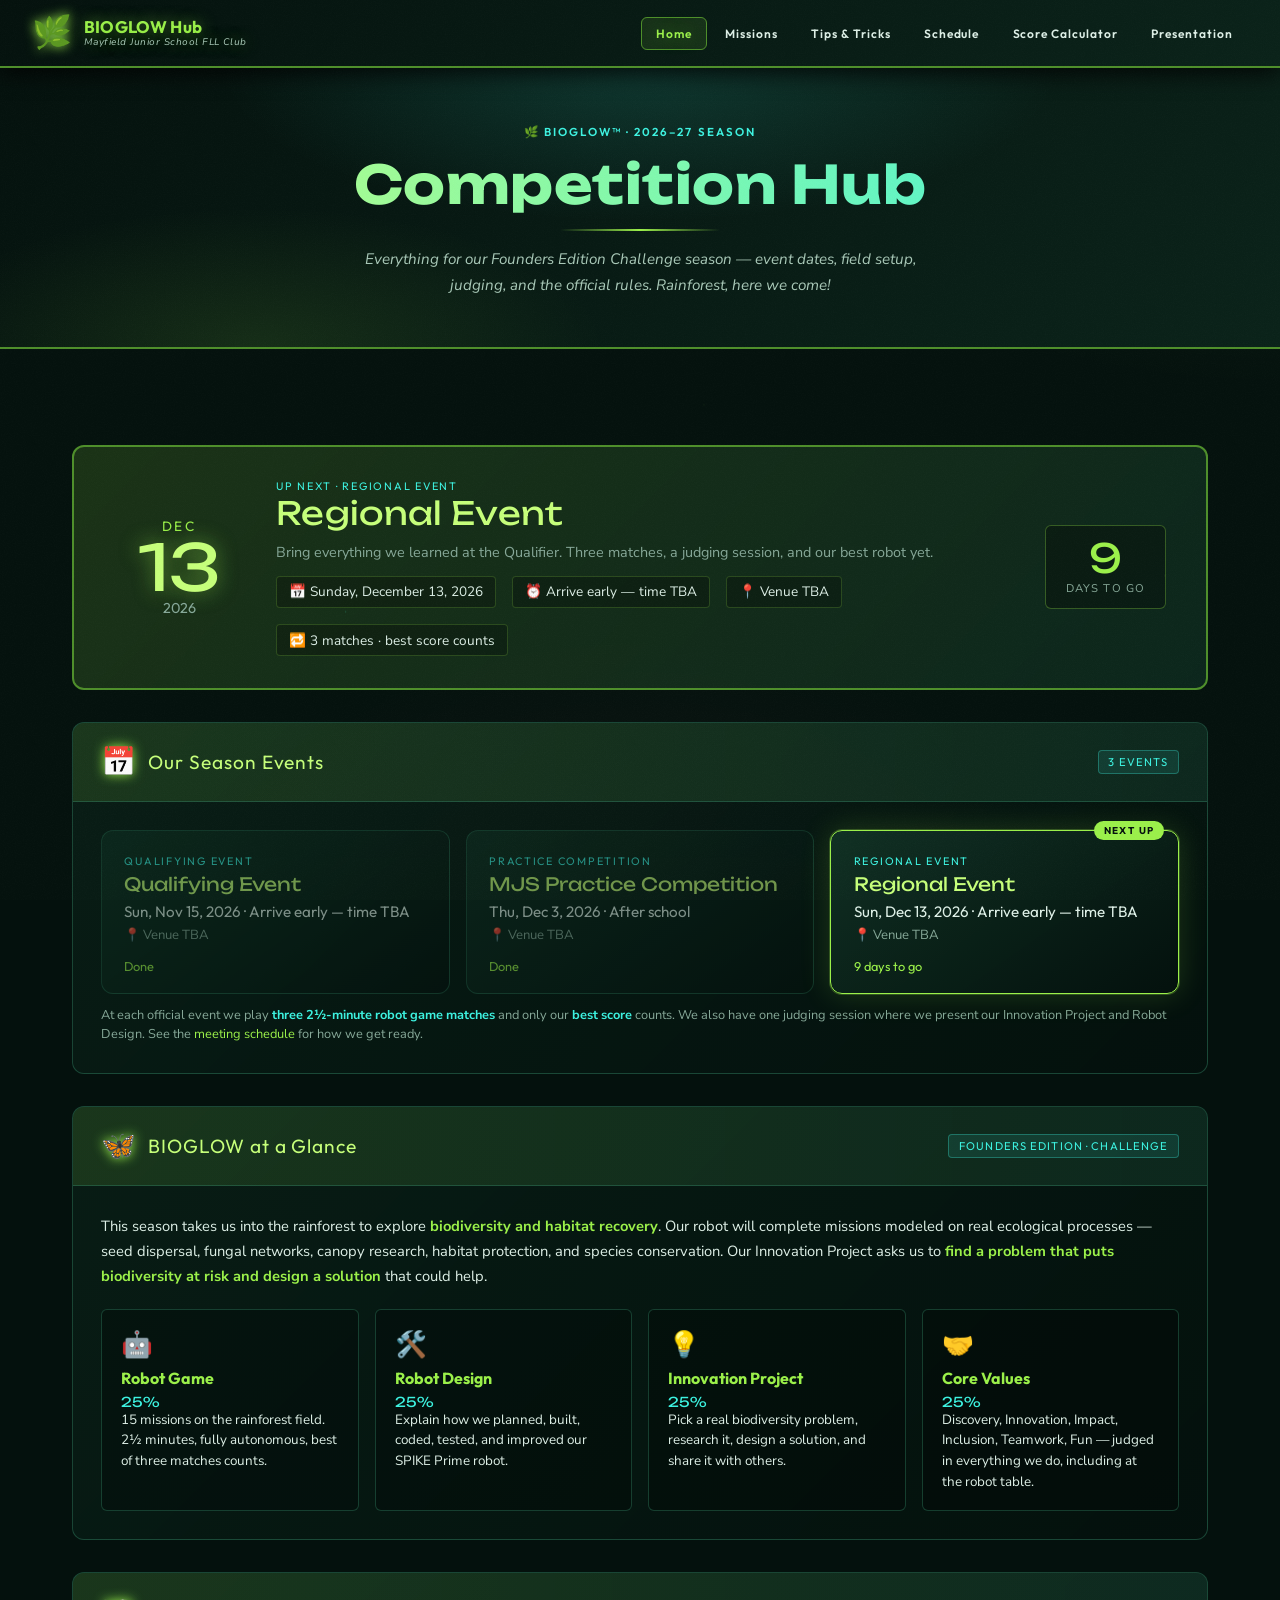
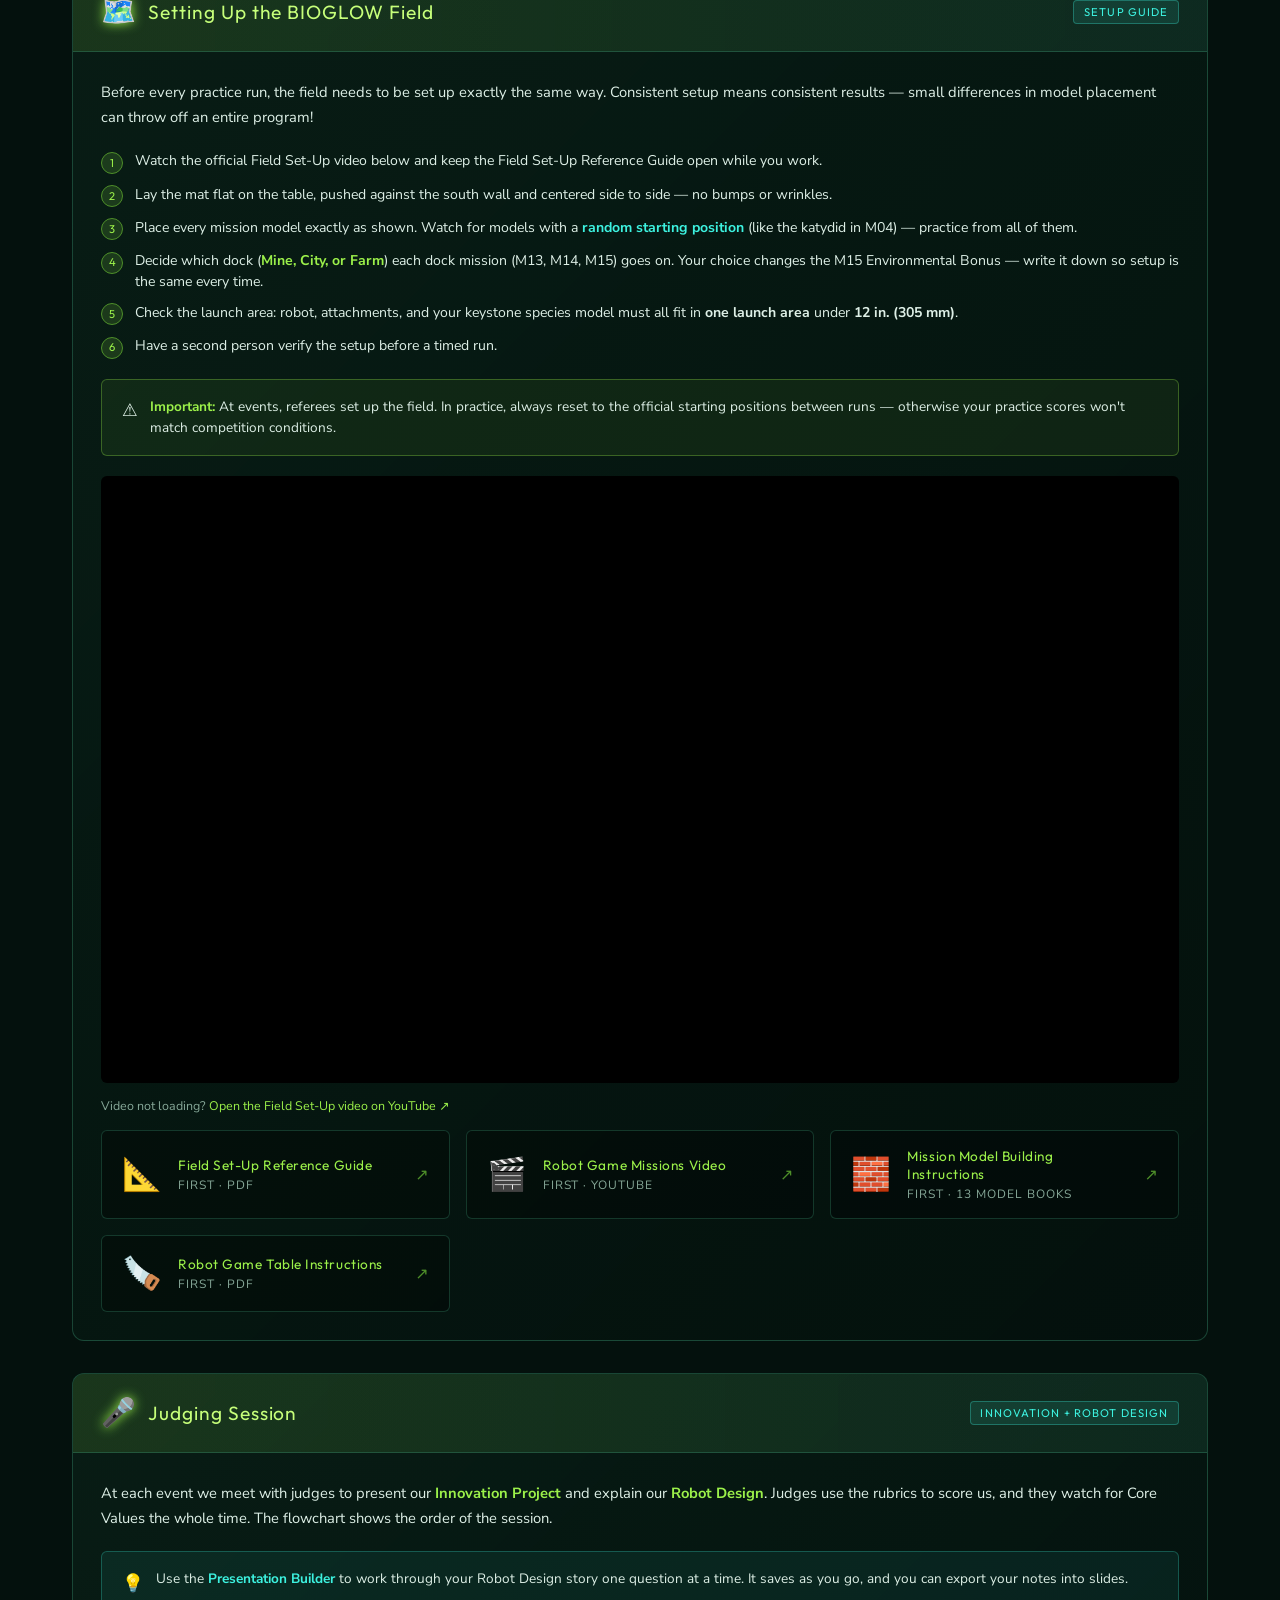
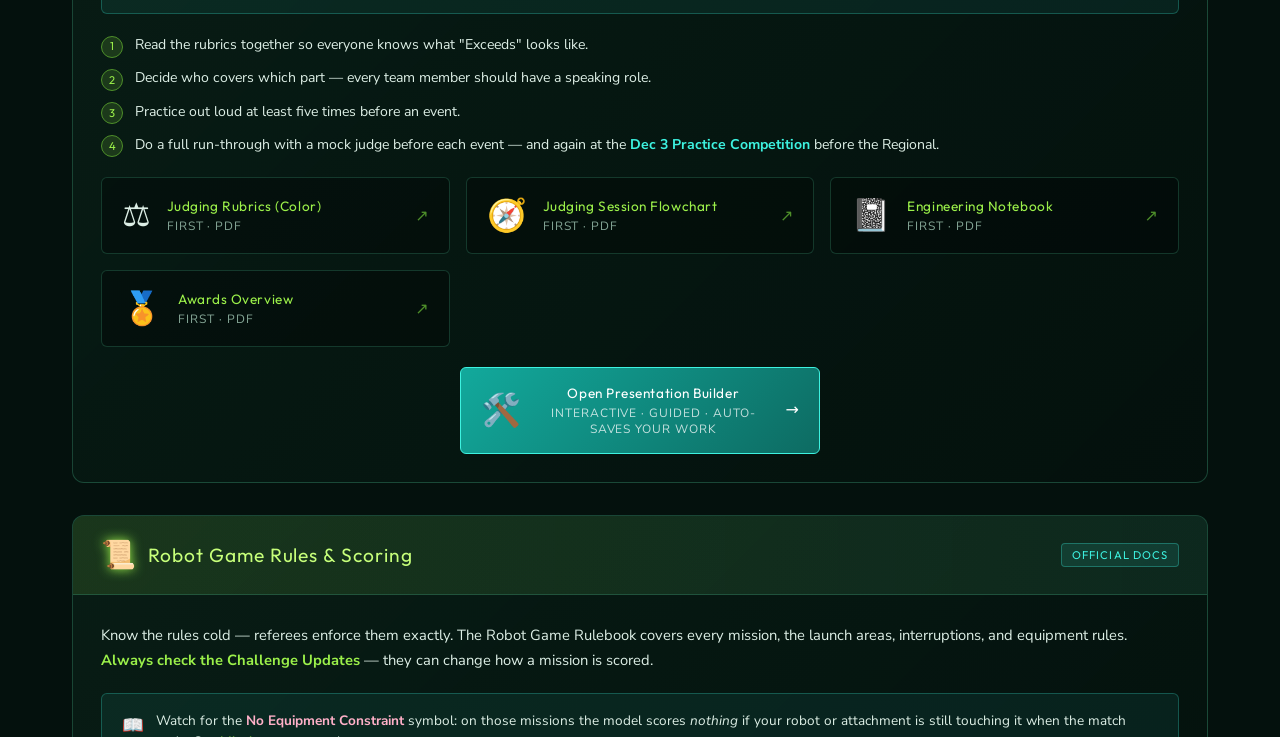
<file: competition.html>
<!DOCTYPE html>
<html lang="en">
<head>
  <meta charset="UTF-8" />
  <meta http-equiv="refresh" content="0; url=index.html" />
  <title>Competition Hub — BIOGLOW Hub · MJS FLL</title>
</head>
<body>
  <p>Redirecting to <a href="index.html">Competition Hub</a>…</p>
</body>
</html>
</file>
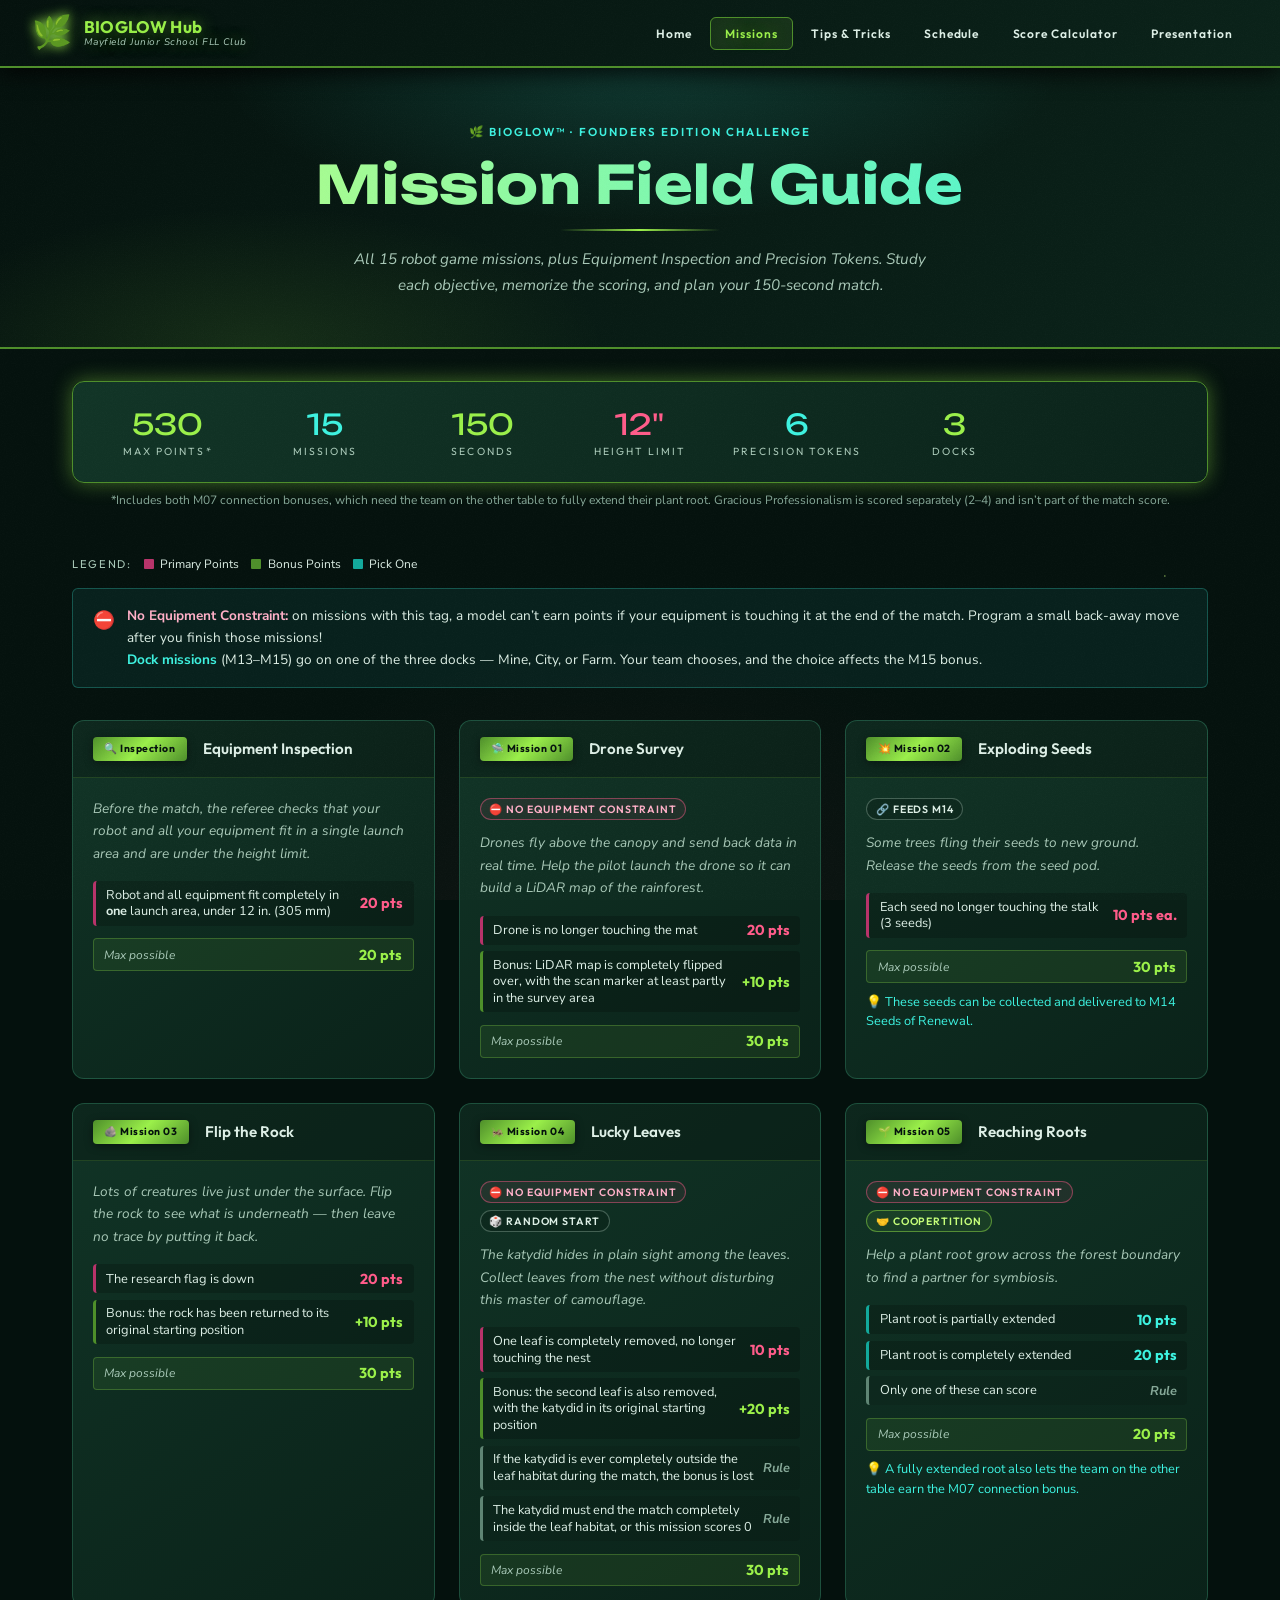
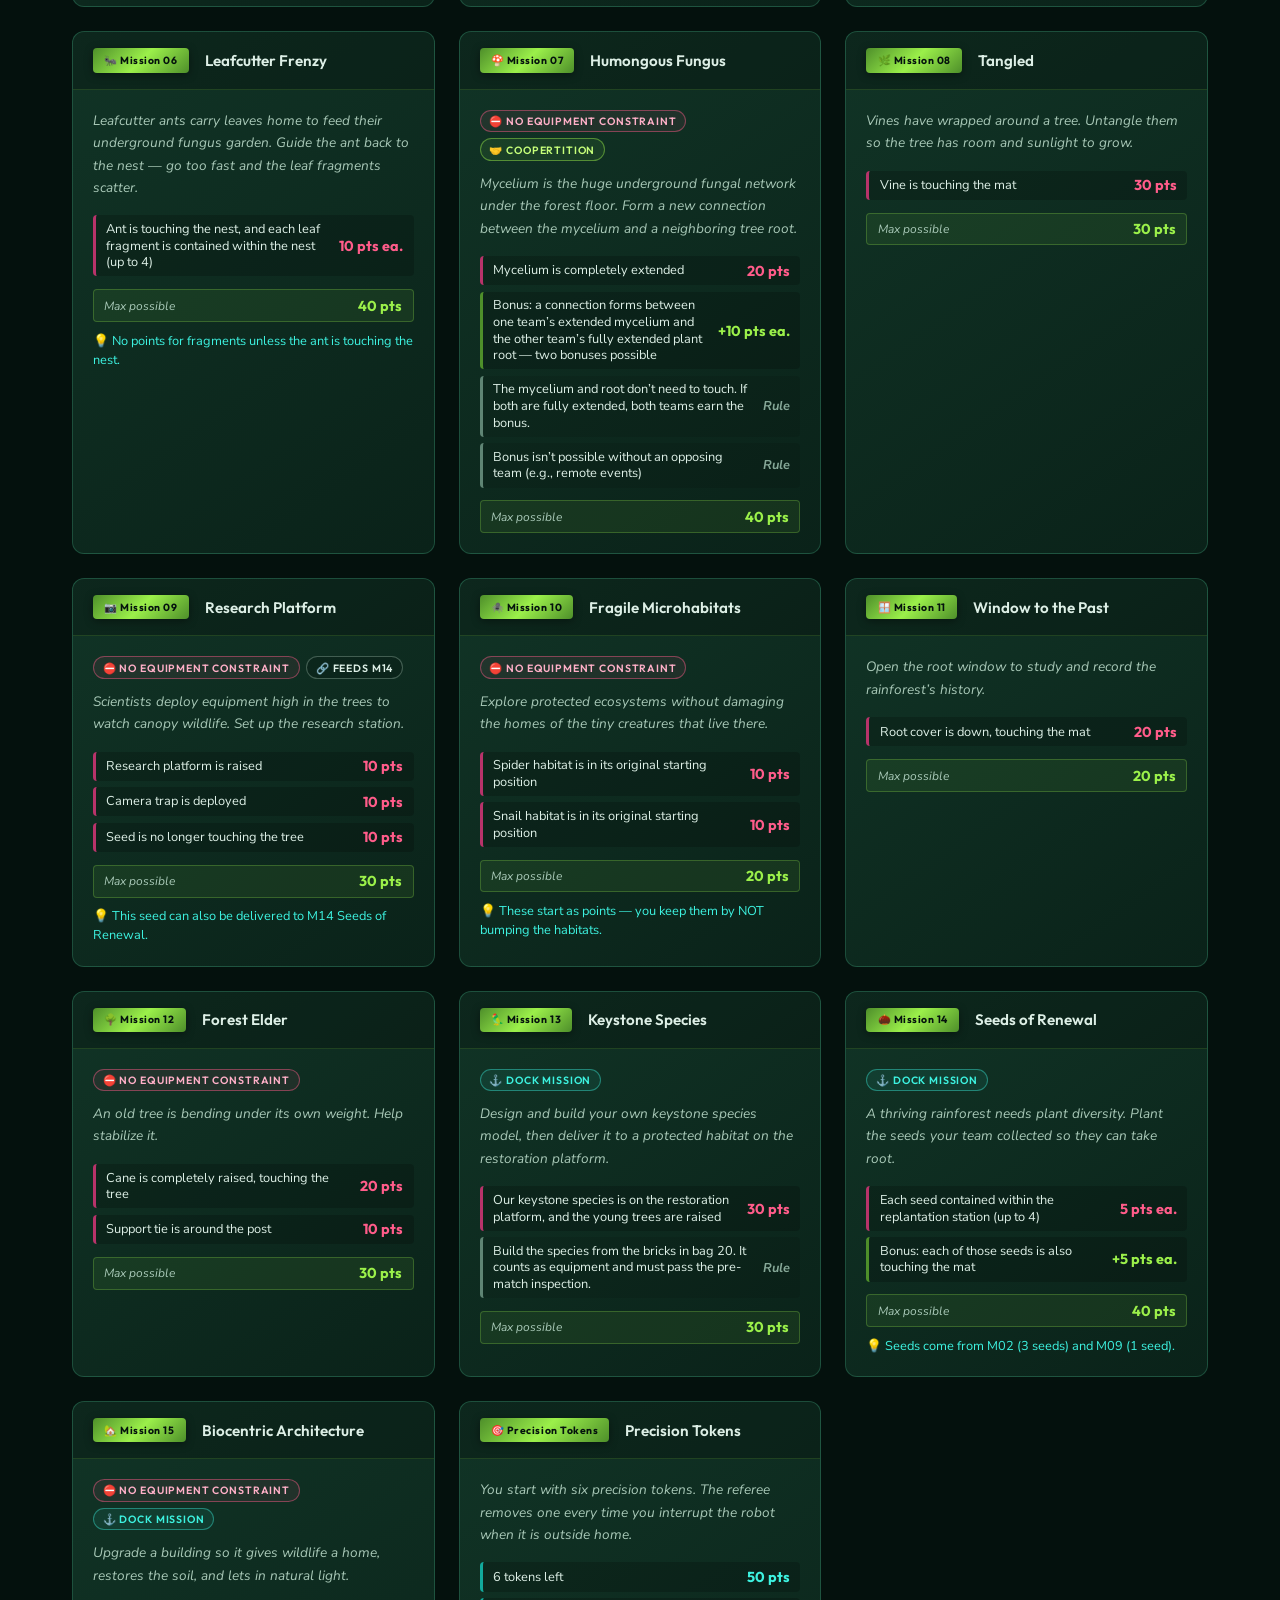
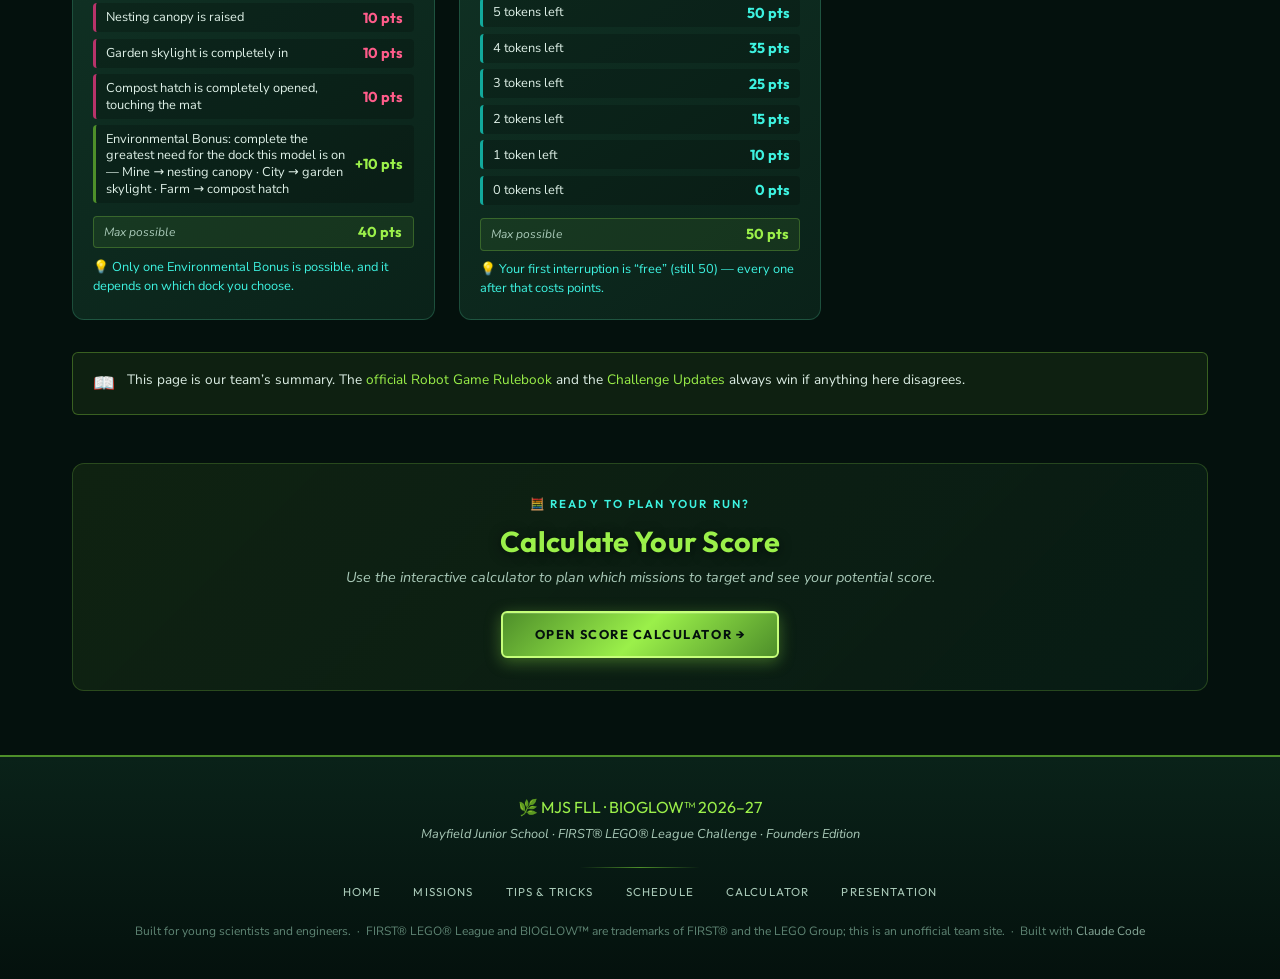
<file: missions.html>
<!DOCTYPE html>
<html lang="en">
<head>
  <meta charset="UTF-8" />
  <meta name="viewport" content="width=device-width, initial-scale=1.0" />
  <title>Missions — BIOGLOW Hub · MJS FLL</title>
  <link rel="stylesheet" href="style.css" />

  <style>
    .qa-callout {
      background: rgba(0,0,0,0.25);
      border: 1px solid rgba(61,242,224,0.2);
      border-left: 3px solid var(--teal-dark);
      border-radius: var(--radius);
      padding: 0.85rem 1rem;
      margin-top: 0.75rem;
    }
    .qa-header {
      font-family: var(--font-heading);
      font-size: 0.6rem;
      letter-spacing: 0.15em;
      text-transform: uppercase;
      color: var(--teal);
      margin-bottom: 0.5rem;
    }
    .qa-item + .qa-item {
      margin-top: 0.6rem;
      padding-top: 0.6rem;
      border-top: 1px solid rgba(61,242,224,0.1);
    }
    .qa-q { font-size: 0.8rem; color: var(--stone-light); line-height: 1.5; margin-bottom: 0.2rem; }
    .qa-a { font-size: 0.8rem; color: var(--teal); line-height: 1.5; }
    .qa-q::before { content: "Q  "; font-family: var(--font-heading); font-size: 0.6rem; color: var(--tan); letter-spacing: 0.1em; }
    .qa-a::before { content: "A  "; font-family: var(--font-heading); font-size: 0.6rem; color: var(--teal-dark); letter-spacing: 0.1em; }
  </style>
</head>
<body>

<!-- ── Navigation ──────────────────────────────────── -->
<nav class="navbar">
  <a href="index.html" class="nav-logo">
    <span class="nav-logo-icon">🌿</span>
    <span class="nav-logo-text">
      BIOGLOW Hub
      <span class="nav-logo-sub">Mayfield Junior School FLL Club</span>
    </span>
  </a>
  <ul class="nav-links" id="navLinks">
    <li><a href="index.html">Home</a></li>
    <li><a href="missions.html" class="active">Missions</a></li>
    <li><a href="tips.html">Tips &amp; Tricks</a></li>
    <li><a href="schedule.html">Schedule</a></li>
    <li><a href="calculator.html">Score Calculator</a></li>
    <li><a href="presentation.html">Presentation</a></li>
  </ul>
  <button class="hamburger" id="hamburger" aria-label="Menu">
    <span></span><span></span><span></span>
  </button>
</nav>

<!-- ── Page Header ──────────────────────────────────── -->
<div class="page-hero">
  <p class="eyebrow">🌿 BIOGLOW™ · Founders Edition Challenge</p>
  <h1 class="section-title">Mission Field Guide</h1>
  <div class="section-divider"></div>
  <p class="section-desc">All 15 robot game missions, plus Equipment Inspection and Precision Tokens. Study each objective, memorize the scoring, and plan your 150-second match.</p>
</div>

<!-- ── Stats Banner ──────────────────────── -->
<div style="max-width:1200px;margin:2rem auto;padding:0 2rem;position:relative;z-index:1;">
  <div style="display:grid;grid-template-columns:repeat(auto-fill,minmax(130px,1fr));gap:1rem;background:linear-gradient(135deg,var(--brown-warm),var(--brown-mid));border:1px solid var(--gold-dark);border-radius:var(--radius-lg);padding:1.5rem;box-shadow:var(--shadow-gold);">
    <div style="text-align:center;">
      <div style="font-family:var(--font-display);font-size:1.8rem;color:var(--gold);">530</div>
      <div style="font-family:var(--font-heading);font-size:0.65rem;letter-spacing:0.2em;text-transform:uppercase;color:var(--tan);margin-top:0.2rem;">Max Points*</div>
    </div>
    <div style="text-align:center;">
      <div style="font-family:var(--font-display);font-size:1.8rem;color:var(--teal);">15</div>
      <div style="font-family:var(--font-heading);font-size:0.65rem;letter-spacing:0.2em;text-transform:uppercase;color:var(--tan);margin-top:0.2rem;">Missions</div>
    </div>
    <div style="text-align:center;">
      <div style="font-family:var(--font-display);font-size:1.8rem;color:var(--gold);">150</div>
      <div style="font-family:var(--font-heading);font-size:0.65rem;letter-spacing:0.2em;text-transform:uppercase;color:var(--tan);margin-top:0.2rem;">Seconds</div>
    </div>
    <div style="text-align:center;">
      <div style="font-family:var(--font-display);font-size:1.8rem;color:var(--red);">12"</div>
      <div style="font-family:var(--font-heading);font-size:0.65rem;letter-spacing:0.2em;text-transform:uppercase;color:var(--tan);margin-top:0.2rem;">Height Limit</div>
    </div>
    <div style="text-align:center;">
      <div style="font-family:var(--font-display);font-size:1.8rem;color:var(--teal);">6</div>
      <div style="font-family:var(--font-heading);font-size:0.65rem;letter-spacing:0.2em;text-transform:uppercase;color:var(--tan);margin-top:0.2rem;">Precision Tokens</div>
    </div>
    <div style="text-align:center;">
      <div style="font-family:var(--font-display);font-size:1.8rem;color:var(--gold);">3</div>
      <div style="font-family:var(--font-heading);font-size:0.65rem;letter-spacing:0.2em;text-transform:uppercase;color:var(--tan);margin-top:0.2rem;">Docks</div>
    </div>
  </div>
  <p style="font-size:.75rem;color:var(--stone-light);margin-top:.6rem;text-align:center;">*Includes both M07 connection bonuses, which need the team on the other table to fully extend their plant root. Gracious Professionalism is scored separately (2–4) and isn’t part of the match score.</p>
</div>

<div class="page-container" style="padding-top:1rem;">

  <!-- Legend -->
  <div style="display:flex;flex-wrap:wrap;gap:0.75rem;margin-bottom:1rem;align-items:center;">
    <span style="font-family:var(--font-heading);font-size:0.7rem;letter-spacing:0.15em;text-transform:uppercase;color:var(--tan);">Legend:</span>
    <span style="display:flex;align-items:center;gap:0.4rem;font-size:0.75rem;color:var(--tan-light);"><span style="width:10px;height:10px;background:var(--red-dark);border-radius:1px;display:inline-block;"></span> Primary Points</span>
    <span style="display:flex;align-items:center;gap:0.4rem;font-size:0.75rem;color:var(--tan-light);"><span style="width:10px;height:10px;background:var(--gold-dark);border-radius:1px;display:inline-block;"></span> Bonus Points</span>
    <span style="display:flex;align-items:center;gap:0.4rem;font-size:0.75rem;color:var(--tan-light);"><span style="width:10px;height:10px;background:var(--teal-dark);border-radius:1px;display:inline-block;"></span> Pick One</span>
  </div>
  <div class="info-callout" style="margin-bottom:2rem;">
    <span class="info-callout-icon">⛔</span>
    <span><strong style="color:#FFB0C8;">No Equipment Constraint:</strong> on missions with this tag, a model can’t earn points if your equipment is touching it at the end of the match. Program a small back-away move after you finish those missions! <br><strong style="color:var(--teal);">Dock missions</strong> (M13–M15) go on one of the three docks — Mine, City, or Farm. Your team chooses, and the choice affects the M15 bonus.</span>
  </div>

  <div class="missions-grid">

    <!-- ── EI ── -->
    <div class="mission-card" id="ei">
      <div class="mission-card-header">
        <span class="mission-badge">🔍 Inspection</span>
        <span class="mission-name">Equipment Inspection</span>
      </div>
      <div class="mission-card-body">
        <p class="mission-desc">Before the match, the referee checks that your robot and all your equipment fit in a single launch area and are under the height limit.</p>
        <div class="points-list">
          <div class="point-row">
            <span class="point-label">Robot and all equipment fit completely in <strong>one</strong> launch area, under 12 in. (305 mm)</span>
            <span class="point-value">20 pts</span>
          </div>
        </div>
        <div class="point-max-bar"><span class="max-label">Max possible</span><span class="max-value">20 pts</span></div>
      </div>
    </div>
    <!-- ── M01 ── -->
    <div class="mission-card" id="m01">
      <div class="mission-card-header">
        <span class="mission-badge">🛸 Mission 01</span>
        <span class="mission-name">Drone Survey</span>
      </div>
      <div class="mission-card-body">
        <div class="mission-tags"><span class="mtag mtag-nec">⛔ No Equipment Constraint</span></div>
        <p class="mission-desc">Drones fly above the canopy and send back data in real time. Help the pilot launch the drone so it can build a LiDAR map of the rainforest.</p>
        <div class="points-list">
          <div class="point-row">
            <span class="point-label">Drone is no longer touching the mat</span>
            <span class="point-value">20 pts</span>
          </div>
          <div class="point-row bonus">
            <span class="point-label">Bonus: LiDAR map is completely flipped over, with the scan marker at least partly in the survey area</span>
            <span class="point-value gold">+10 pts</span>
          </div>
        </div>
        <div class="point-max-bar"><span class="max-label">Max possible</span><span class="max-value">30 pts</span></div>
      </div>
    </div>
    <!-- ── M02 ── -->
    <div class="mission-card" id="m02">
      <div class="mission-card-header">
        <span class="mission-badge">💥 Mission 02</span>
        <span class="mission-name">Exploding Seeds</span>
      </div>
      <div class="mission-card-body">
        <div class="mission-tags"><span class="mtag mtag-link">🔗 Feeds M14</span></div>
        <p class="mission-desc">Some trees fling their seeds to new ground. Release the seeds from the seed pod.</p>
        <div class="points-list">
          <div class="point-row">
            <span class="point-label">Each seed no longer touching the stalk (3 seeds)</span>
            <span class="point-value">10 pts ea.</span>
          </div>
        </div>
        <div class="point-max-bar"><span class="max-label">Max possible</span><span class="max-value">30 pts</span></div>
        <p class="mission-note" style="font-size:.8rem;color:var(--teal);margin-top:.6rem;line-height:1.5;">💡 These seeds can be collected and delivered to M14 Seeds of Renewal.</p>
      </div>
    </div>
    <!-- ── M03 ── -->
    <div class="mission-card" id="m03">
      <div class="mission-card-header">
        <span class="mission-badge">🪨 Mission 03</span>
        <span class="mission-name">Flip the Rock</span>
      </div>
      <div class="mission-card-body">
        <p class="mission-desc">Lots of creatures live just under the surface. Flip the rock to see what is underneath — then leave no trace by putting it back.</p>
        <div class="points-list">
          <div class="point-row">
            <span class="point-label">The research flag is down</span>
            <span class="point-value">20 pts</span>
          </div>
          <div class="point-row bonus">
            <span class="point-label">Bonus: the rock has been returned to its original starting position</span>
            <span class="point-value gold">+10 pts</span>
          </div>
        </div>
        <div class="point-max-bar"><span class="max-label">Max possible</span><span class="max-value">30 pts</span></div>
      </div>
    </div>
    <!-- ── M04 ── -->
    <div class="mission-card" id="m04">
      <div class="mission-card-header">
        <span class="mission-badge">🦗 Mission 04</span>
        <span class="mission-name">Lucky Leaves</span>
      </div>
      <div class="mission-card-body">
        <div class="mission-tags"><span class="mtag mtag-nec">⛔ No Equipment Constraint</span><span class="mtag mtag-link">🎲 Random Start</span></div>
        <p class="mission-desc">The katydid hides in plain sight among the leaves. Collect leaves from the nest without disturbing this master of camouflage.</p>
        <div class="points-list">
          <div class="point-row">
            <span class="point-label">One leaf is completely removed, no longer touching the nest</span>
            <span class="point-value">10 pts</span>
          </div>
          <div class="point-row bonus">
            <span class="point-label">Bonus: the second leaf is also removed, with the katydid in its original starting position</span>
            <span class="point-value gold">+20 pts</span>
          </div>
          <div class="point-row note">
            <span class="point-label">If the katydid is ever completely outside the leaf habitat during the match, the bonus is lost</span>
            <span class="point-value">Rule</span>
          </div>
          <div class="point-row note">
            <span class="point-label">The katydid must end the match completely inside the leaf habitat, or this mission scores 0</span>
            <span class="point-value">Rule</span>
          </div>
        </div>
        <div class="point-max-bar"><span class="max-label">Max possible</span><span class="max-value">30 pts</span></div>
      </div>
    </div>
    <!-- ── M05 ── -->
    <div class="mission-card" id="m05">
      <div class="mission-card-header">
        <span class="mission-badge">🌱 Mission 05</span>
        <span class="mission-name">Reaching Roots</span>
      </div>
      <div class="mission-card-body">
        <div class="mission-tags"><span class="mtag mtag-nec">⛔ No Equipment Constraint</span><span class="mtag mtag-coop">🤝 Coopertition</span></div>
        <p class="mission-desc">Help a plant root grow across the forest boundary to find a partner for symbiosis.</p>
        <div class="points-list">
          <div class="point-row tier">
            <span class="point-label">Plant root is partially extended</span>
            <span class="point-value teal">10 pts</span>
          </div>
          <div class="point-row tier">
            <span class="point-label">Plant root is completely extended</span>
            <span class="point-value teal">20 pts</span>
          </div>
          <div class="point-row note">
            <span class="point-label">Only one of these can score</span>
            <span class="point-value">Rule</span>
          </div>
        </div>
        <div class="point-max-bar"><span class="max-label">Max possible</span><span class="max-value">20 pts</span></div>
        <p class="mission-note" style="font-size:.8rem;color:var(--teal);margin-top:.6rem;line-height:1.5;">💡 A fully extended root also lets the team on the other table earn the M07 connection bonus.</p>
      </div>
    </div>
    <!-- ── M06 ── -->
    <div class="mission-card" id="m06">
      <div class="mission-card-header">
        <span class="mission-badge">🐜 Mission 06</span>
        <span class="mission-name">Leafcutter Frenzy</span>
      </div>
      <div class="mission-card-body">
        <p class="mission-desc">Leafcutter ants carry leaves home to feed their underground fungus garden. Guide the ant back to the nest — go too fast and the leaf fragments scatter.</p>
        <div class="points-list">
          <div class="point-row">
            <span class="point-label">Ant is touching the nest, and each leaf fragment is contained within the nest (up to 4)</span>
            <span class="point-value">10 pts ea.</span>
          </div>
        </div>
        <div class="point-max-bar"><span class="max-label">Max possible</span><span class="max-value">40 pts</span></div>
        <p class="mission-note" style="font-size:.8rem;color:var(--teal);margin-top:.6rem;line-height:1.5;">💡 No points for fragments unless the ant is touching the nest.</p>
      </div>
    </div>
    <!-- ── M07 ── -->
    <div class="mission-card" id="m07">
      <div class="mission-card-header">
        <span class="mission-badge">🍄 Mission 07</span>
        <span class="mission-name">Humongous Fungus</span>
      </div>
      <div class="mission-card-body">
        <div class="mission-tags"><span class="mtag mtag-nec">⛔ No Equipment Constraint</span><span class="mtag mtag-coop">🤝 Coopertition</span></div>
        <p class="mission-desc">Mycelium is the huge underground fungal network under the forest floor. Form a new connection between the mycelium and a neighboring tree root.</p>
        <div class="points-list">
          <div class="point-row">
            <span class="point-label">Mycelium is completely extended</span>
            <span class="point-value">20 pts</span>
          </div>
          <div class="point-row bonus">
            <span class="point-label">Bonus: a connection forms between one team’s extended mycelium and the other team’s fully extended plant root — two bonuses possible</span>
            <span class="point-value gold">+10 pts ea.</span>
          </div>
          <div class="point-row note">
            <span class="point-label">The mycelium and root don’t need to touch. If both are fully extended, both teams earn the bonus.</span>
            <span class="point-value">Rule</span>
          </div>
          <div class="point-row note">
            <span class="point-label">Bonus isn’t possible without an opposing team (e.g., remote events)</span>
            <span class="point-value">Rule</span>
          </div>
        </div>
        <div class="point-max-bar"><span class="max-label">Max possible</span><span class="max-value">40 pts</span></div>
      </div>
    </div>
    <!-- ── M08 ── -->
    <div class="mission-card" id="m08">
      <div class="mission-card-header">
        <span class="mission-badge">🌿 Mission 08</span>
        <span class="mission-name">Tangled</span>
      </div>
      <div class="mission-card-body">
        <p class="mission-desc">Vines have wrapped around a tree. Untangle them so the tree has room and sunlight to grow.</p>
        <div class="points-list">
          <div class="point-row">
            <span class="point-label">Vine is touching the mat</span>
            <span class="point-value">30 pts</span>
          </div>
        </div>
        <div class="point-max-bar"><span class="max-label">Max possible</span><span class="max-value">30 pts</span></div>
      </div>
    </div>
    <!-- ── M09 ── -->
    <div class="mission-card" id="m09">
      <div class="mission-card-header">
        <span class="mission-badge">📷 Mission 09</span>
        <span class="mission-name">Research Platform</span>
      </div>
      <div class="mission-card-body">
        <div class="mission-tags"><span class="mtag mtag-nec">⛔ No Equipment Constraint</span><span class="mtag mtag-link">🔗 Feeds M14</span></div>
        <p class="mission-desc">Scientists deploy equipment high in the trees to watch canopy wildlife. Set up the research station.</p>
        <div class="points-list">
          <div class="point-row">
            <span class="point-label">Research platform is raised</span>
            <span class="point-value">10 pts</span>
          </div>
          <div class="point-row">
            <span class="point-label">Camera trap is deployed</span>
            <span class="point-value">10 pts</span>
          </div>
          <div class="point-row">
            <span class="point-label">Seed is no longer touching the tree</span>
            <span class="point-value">10 pts</span>
          </div>
        </div>
        <div class="point-max-bar"><span class="max-label">Max possible</span><span class="max-value">30 pts</span></div>
        <p class="mission-note" style="font-size:.8rem;color:var(--teal);margin-top:.6rem;line-height:1.5;">💡 This seed can also be delivered to M14 Seeds of Renewal.</p>
      </div>
    </div>
    <!-- ── M10 ── -->
    <div class="mission-card" id="m10">
      <div class="mission-card-header">
        <span class="mission-badge">🕷️ Mission 10</span>
        <span class="mission-name">Fragile Microhabitats</span>
      </div>
      <div class="mission-card-body">
        <div class="mission-tags"><span class="mtag mtag-nec">⛔ No Equipment Constraint</span></div>
        <p class="mission-desc">Explore protected ecosystems without damaging the homes of the tiny creatures that live there.</p>
        <div class="points-list">
          <div class="point-row">
            <span class="point-label">Spider habitat is in its original starting position</span>
            <span class="point-value">10 pts</span>
          </div>
          <div class="point-row">
            <span class="point-label">Snail habitat is in its original starting position</span>
            <span class="point-value">10 pts</span>
          </div>
        </div>
        <div class="point-max-bar"><span class="max-label">Max possible</span><span class="max-value">20 pts</span></div>
        <p class="mission-note" style="font-size:.8rem;color:var(--teal);margin-top:.6rem;line-height:1.5;">💡 These start as points — you keep them by NOT bumping the habitats.</p>
      </div>
    </div>
    <!-- ── M11 ── -->
    <div class="mission-card" id="m11">
      <div class="mission-card-header">
        <span class="mission-badge">🪟 Mission 11</span>
        <span class="mission-name">Window to the Past</span>
      </div>
      <div class="mission-card-body">
        <p class="mission-desc">Open the root window to study and record the rainforest’s history.</p>
        <div class="points-list">
          <div class="point-row">
            <span class="point-label">Root cover is down, touching the mat</span>
            <span class="point-value">20 pts</span>
          </div>
        </div>
        <div class="point-max-bar"><span class="max-label">Max possible</span><span class="max-value">20 pts</span></div>
      </div>
    </div>
    <!-- ── M12 ── -->
    <div class="mission-card" id="m12">
      <div class="mission-card-header">
        <span class="mission-badge">🌳 Mission 12</span>
        <span class="mission-name">Forest Elder</span>
      </div>
      <div class="mission-card-body">
        <div class="mission-tags"><span class="mtag mtag-nec">⛔ No Equipment Constraint</span></div>
        <p class="mission-desc">An old tree is bending under its own weight. Help stabilize it.</p>
        <div class="points-list">
          <div class="point-row">
            <span class="point-label">Cane is completely raised, touching the tree</span>
            <span class="point-value">20 pts</span>
          </div>
          <div class="point-row">
            <span class="point-label">Support tie is around the post</span>
            <span class="point-value">10 pts</span>
          </div>
        </div>
        <div class="point-max-bar"><span class="max-label">Max possible</span><span class="max-value">30 pts</span></div>
      </div>
    </div>
    <!-- ── M13 ── -->
    <div class="mission-card" id="m13">
      <div class="mission-card-header">
        <span class="mission-badge">🦜 Mission 13</span>
        <span class="mission-name">Keystone Species</span>
      </div>
      <div class="mission-card-body">
        <div class="mission-tags"><span class="mtag mtag-dock">⚓ Dock Mission</span></div>
        <p class="mission-desc">Design and build your own keystone species model, then deliver it to a protected habitat on the restoration platform.</p>
        <div class="points-list">
          <div class="point-row">
            <span class="point-label">Our keystone species is on the restoration platform, and the young trees are raised</span>
            <span class="point-value">30 pts</span>
          </div>
          <div class="point-row note">
            <span class="point-label">Build the species from the bricks in bag 20. It counts as equipment and must pass the pre-match inspection.</span>
            <span class="point-value">Rule</span>
          </div>
        </div>
        <div class="point-max-bar"><span class="max-label">Max possible</span><span class="max-value">30 pts</span></div>
      </div>
    </div>
    <!-- ── M14 ── -->
    <div class="mission-card" id="m14">
      <div class="mission-card-header">
        <span class="mission-badge">🌰 Mission 14</span>
        <span class="mission-name">Seeds of Renewal</span>
      </div>
      <div class="mission-card-body">
        <div class="mission-tags"><span class="mtag mtag-dock">⚓ Dock Mission</span></div>
        <p class="mission-desc">A thriving rainforest needs plant diversity. Plant the seeds your team collected so they can take root.</p>
        <div class="points-list">
          <div class="point-row">
            <span class="point-label">Each seed contained within the replantation station (up to 4)</span>
            <span class="point-value">5 pts ea.</span>
          </div>
          <div class="point-row bonus">
            <span class="point-label">Bonus: each of those seeds is also touching the mat</span>
            <span class="point-value gold">+5 pts ea.</span>
          </div>
        </div>
        <div class="point-max-bar"><span class="max-label">Max possible</span><span class="max-value">40 pts</span></div>
        <p class="mission-note" style="font-size:.8rem;color:var(--teal);margin-top:.6rem;line-height:1.5;">💡 Seeds come from M02 (3 seeds) and M09 (1 seed).</p>
      </div>
    </div>
    <!-- ── M15 ── -->
    <div class="mission-card" id="m15">
      <div class="mission-card-header">
        <span class="mission-badge">🏡 Mission 15</span>
        <span class="mission-name">Biocentric Architecture</span>
      </div>
      <div class="mission-card-body">
        <div class="mission-tags"><span class="mtag mtag-nec">⛔ No Equipment Constraint</span><span class="mtag mtag-dock">⚓ Dock Mission</span></div>
        <p class="mission-desc">Upgrade a building so it gives wildlife a home, restores the soil, and lets in natural light.</p>
        <div class="points-list">
          <div class="point-row">
            <span class="point-label">Nesting canopy is raised</span>
            <span class="point-value">10 pts</span>
          </div>
          <div class="point-row">
            <span class="point-label">Garden skylight is completely in</span>
            <span class="point-value">10 pts</span>
          </div>
          <div class="point-row">
            <span class="point-label">Compost hatch is completely opened, touching the mat</span>
            <span class="point-value">10 pts</span>
          </div>
          <div class="point-row bonus">
            <span class="point-label">Environmental Bonus: complete the greatest need for the dock this model is on — Mine → nesting canopy · City → garden skylight · Farm → compost hatch</span>
            <span class="point-value gold">+10 pts</span>
          </div>
        </div>
        <div class="point-max-bar"><span class="max-label">Max possible</span><span class="max-value">40 pts</span></div>
        <p class="mission-note" style="font-size:.8rem;color:var(--teal);margin-top:.6rem;line-height:1.5;">💡 Only one Environmental Bonus is possible, and it depends on which dock you choose.</p>
      </div>
    </div>
    <!-- ── PT ── -->
    <div class="mission-card" id="pt">
      <div class="mission-card-header">
        <span class="mission-badge">🎯 Precision Tokens</span>
        <span class="mission-name">Precision Tokens</span>
      </div>
      <div class="mission-card-body">
        <p class="mission-desc">You start with six precision tokens. The referee removes one every time you interrupt the robot when it is outside home.</p>
        <div class="points-list">
          <div class="point-row tier">
            <span class="point-label">6 tokens left</span>
            <span class="point-value teal">50 pts</span>
          </div>
          <div class="point-row tier">
            <span class="point-label">5 tokens left</span>
            <span class="point-value teal">50 pts</span>
          </div>
          <div class="point-row tier">
            <span class="point-label">4 tokens left</span>
            <span class="point-value teal">35 pts</span>
          </div>
          <div class="point-row tier">
            <span class="point-label">3 tokens left</span>
            <span class="point-value teal">25 pts</span>
          </div>
          <div class="point-row tier">
            <span class="point-label">2 tokens left</span>
            <span class="point-value teal">15 pts</span>
          </div>
          <div class="point-row tier">
            <span class="point-label">1 token left</span>
            <span class="point-value teal">10 pts</span>
          </div>
          <div class="point-row tier">
            <span class="point-label">0 tokens left</span>
            <span class="point-value teal">0 pts</span>
          </div>
        </div>
        <div class="point-max-bar"><span class="max-label">Max possible</span><span class="max-value">50 pts</span></div>
        <p class="mission-note" style="font-size:.8rem;color:var(--teal);margin-top:.6rem;line-height:1.5;">💡 Your first interruption is “free” (still 50) — every one after that costs points.</p>
      </div>
    </div>

  </div><!-- end missions-grid -->

  <div class="warn-callout" style="margin-top:2rem;">
    <span class="info-callout-icon">📖</span>
    <span>This page is our team’s summary. The <a href="https://firstinspires.blob.core.windows.net/fll/challenge/2026-27/fll-challenge-bioglow-rgr.pdf" target="_blank" rel="noopener">official Robot Game Rulebook</a> and the <a href="https://firstinspires.blob.core.windows.net/fll/challenge/2026-27/fll-challenge-bioglow-updates.pdf" target="_blank" rel="noopener">Challenge Updates</a> always win if anything here disagrees.</span>
  </div>

  <!-- CTA -->
  <div style="text-align:center;margin-top:3rem;padding:2rem;background:linear-gradient(135deg,rgba(155,240,74,0.08),rgba(17,52,38,0.3));border:1px solid rgba(155,240,74,0.2);border-radius:var(--radius-lg);">
    <p class="eyebrow">🧮 Ready to Plan Your Run?</p>
    <h2 class="section-title" style="font-size:1.8rem;margin:0.5rem 0;">Calculate Your Score</h2>
    <p style="color:var(--tan);font-style:italic;font-size:0.9rem;margin-bottom:1.5rem;">Use the interactive calculator to plan which missions to target and see your potential score.</p>
    <a href="calculator.html" class="btn btn-primary">Open Score Calculator →</a>
  </div>

</div><!-- end page-container -->

<!-- ── Footer ───────────────────────────────────────── -->
<footer>
  <div class="footer-logo">🌿 MJS FLL · BIOGLOW™ 2026–27</div>
  <div class="footer-sub">Mayfield Junior School · FIRST® LEGO® League Challenge · Founders Edition</div>
  <div class="footer-divider"></div>
  <div class="footer-links">
    <a href="index.html">Home</a>
    <a href="missions.html">Missions</a>
    <a href="tips.html">Tips &amp; Tricks</a>
    <a href="schedule.html">Schedule</a>
    <a href="calculator.html">Calculator</a>
    <a href="presentation.html">Presentation</a>
  </div>
  <div class="footer-copy">Built for young scientists and engineers. &nbsp;·&nbsp; FIRST® LEGO® League and BIOGLOW™ are trademarks of FIRST® and the LEGO Group; this is an unofficial team site. &nbsp;·&nbsp; Built with <a href="https://claude.ai/code" target="_blank" rel="noopener" style="color:var(--stone-light);">Claude Code</a></div>
</footer>

<script src="season.js"></script>

</body>
</html>
</file>
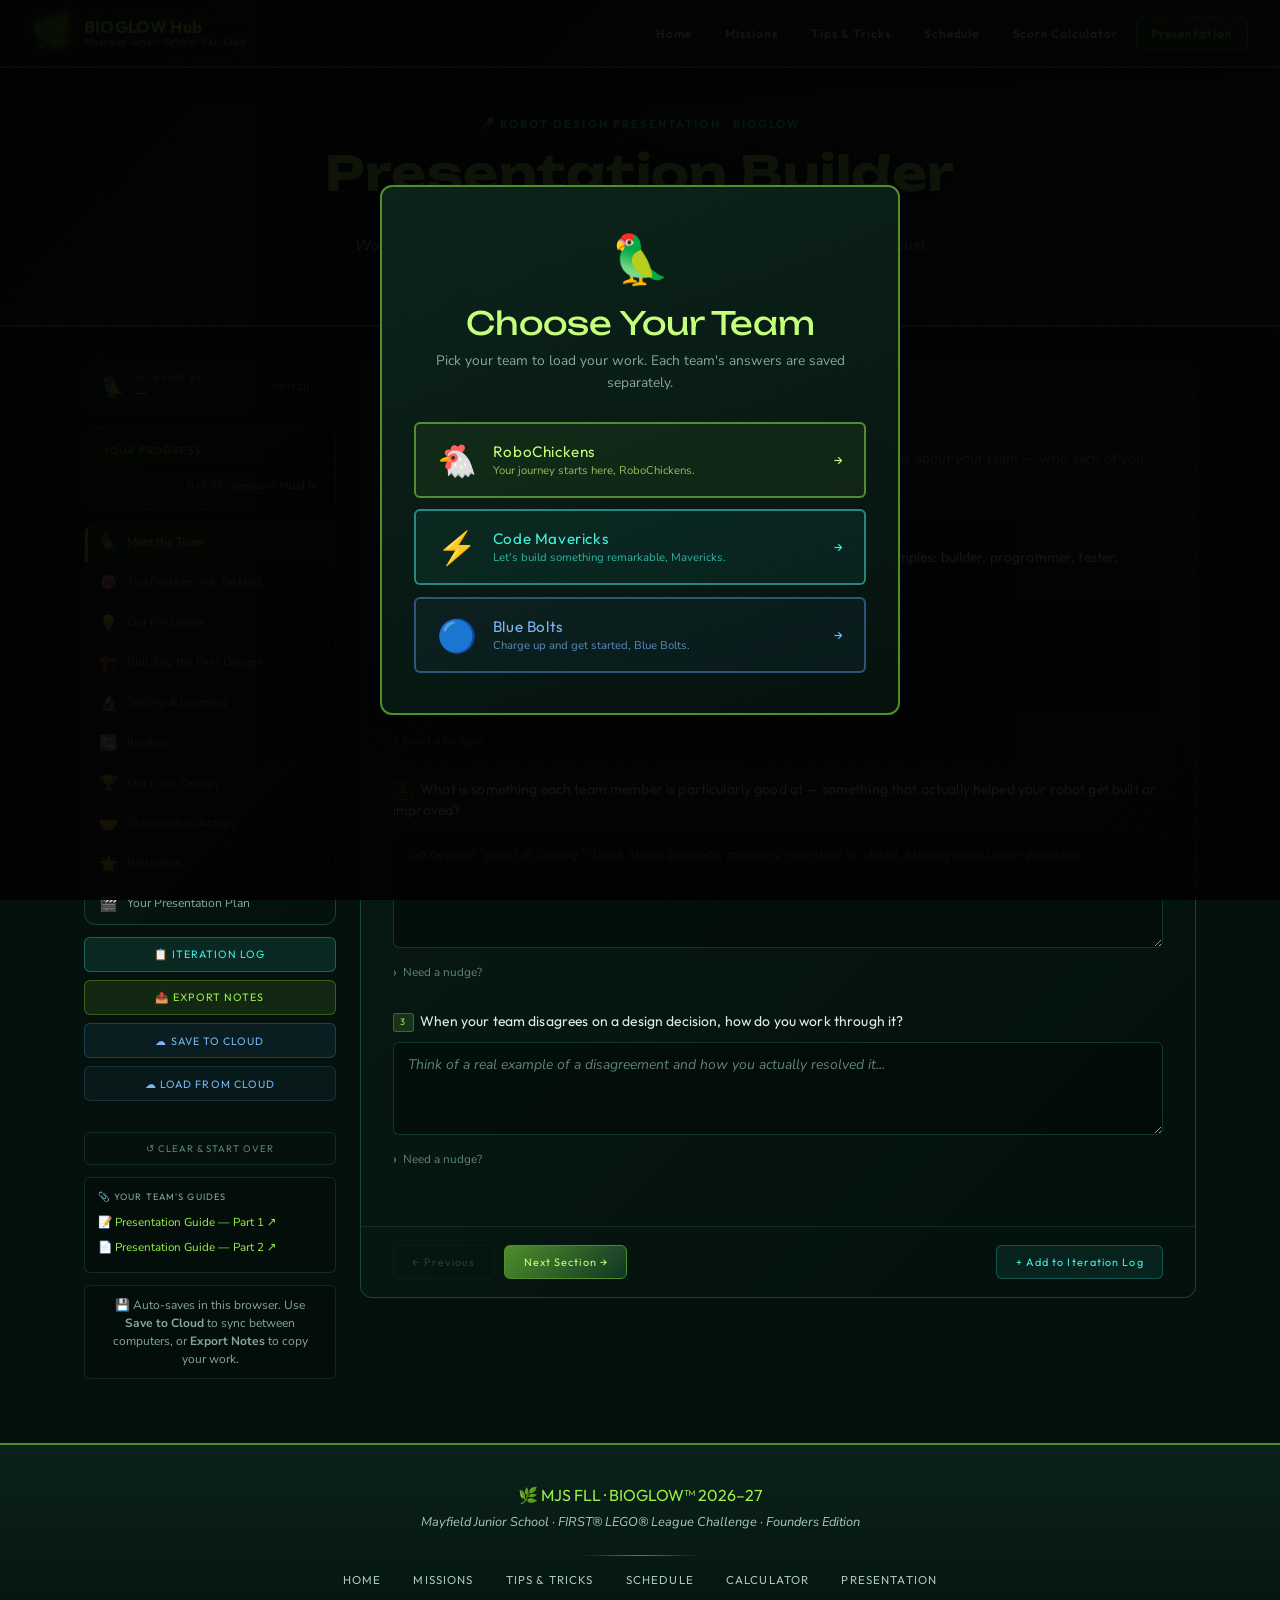
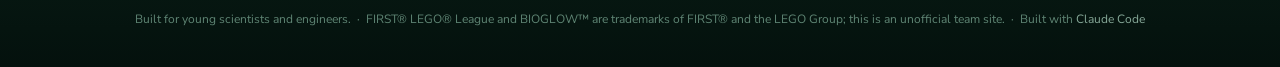
<file: presentation.html>
<!DOCTYPE html>
<html lang="en">
<head>
  <meta charset="UTF-8" />
  <meta name="viewport" content="width=device-width, initial-scale=1.0" />
  <title>Presentation Builder — BIOGLOW Hub · MJS FLL</title>
  <link rel="stylesheet" href="style.css" />
  <style>
    /* ── Builder Layout ────────────────────────── */
    .builder-wrap {
      max-width: 1160px;
      margin: 2rem auto 4rem;
      padding: 0 1.5rem;
      display: grid;
      grid-template-columns: 252px 1fr;
      gap: 1.5rem;
      align-items: start;
    }

    /* ── Sidebar ───────────────────────────────── */
    .builder-sidebar {
      position: sticky;
      top: 84px;
      display: flex;
      flex-direction: column;
      gap: 0.75rem;
    }

    /* Progress */
    .progress-card {
      background: linear-gradient(135deg, rgba(155,240,74,0.1), rgba(4,17,13,0.8));
      border: 1px solid rgba(155,240,74,0.25);
      border-radius: var(--radius-lg);
      padding: 1rem 1.1rem;
    }
    .progress-label {
      font-family: var(--font-heading);
      font-size: 0.62rem;
      letter-spacing: 0.15em;
      text-transform: uppercase;
      color: var(--gold);
      margin-bottom: 0.5rem;
    }
    .progress-bar-track {
      background: rgba(0,0,0,0.4);
      border-radius: 4px;
      height: 6px;
      overflow: hidden;
    }
    .progress-bar-fill {
      background: linear-gradient(90deg, var(--teal-dark), var(--teal));
      height: 100%;
      border-radius: 4px;
      transition: width 0.5s ease;
      min-width: 0;
    }
    .progress-fraction {
      font-size: 0.7rem;
      color: var(--stone-light);
      margin-top: 0.4rem;
      text-align: right;
    }

    /* Section nav */
    .section-nav {
      background: linear-gradient(135deg, rgba(10,34,25,0.65), rgba(4,17,13,0.9));
      border: 1px solid rgba(46,120,92,0.45);
      border-radius: var(--radius-lg);
      overflow: hidden;
    }
    .snav-item {
      display: flex;
      align-items: center;
      gap: 0.55rem;
      padding: 0.6rem 0.9rem;
      cursor: pointer;
      border-bottom: 1px solid rgba(46,120,92,0.18);
      transition: background 0.2s, color 0.2s;
      font-size: 0.76rem;
      color: var(--stone-light);
      position: relative;
      user-select: none;
    }
    .snav-item:last-child { border-bottom: none; }
    .snav-item:hover { background: rgba(155,240,74,0.07); color: var(--tan-light); }
    .snav-item.active {
      background: rgba(155,240,74,0.1);
      color: var(--gold-light);
      border-left: 3px solid var(--gold);
      padding-left: calc(0.9rem - 3px);
    }
    .snav-icon { font-size: 0.95rem; flex-shrink: 0; }
    .snav-text { flex: 1; line-height: 1.25; }
    .snav-check {
      font-size: 0.65rem;
      color: var(--teal);
      flex-shrink: 0;
      opacity: 0;
      transition: opacity 0.2s;
    }
    .snav-item.has-content .snav-check { opacity: 1; }

    /* Sidebar buttons */
    .sb-btn {
      display: block;
      width: 100%;
      text-align: center;
      padding: 0.6rem 0.75rem;
      border-radius: var(--radius);
      font-family: var(--font-heading);
      font-size: 0.67rem;
      letter-spacing: 0.1em;
      text-transform: uppercase;
      cursor: pointer;
      border: none;
      transition: all 0.2s;
    }
    .sb-btn-log {
      background: rgba(61,242,224,0.1);
      border: 1px solid rgba(61,242,224,0.3);
      color: var(--teal);
    }
    .sb-btn-log:hover { background: rgba(61,242,224,0.2); }
    .sb-btn-export {
      background: rgba(155,240,74,0.1);
      border: 1px solid rgba(155,240,74,0.28);
      color: var(--gold);
    }
    .sb-btn-export:hover { background: rgba(155,240,74,0.18); }
    .sb-btn-clear {
      background: transparent;
      border: 1px solid rgba(46,120,92,0.3);
      color: var(--stone);
      font-size: 0.6rem;
    }
    .sb-btn-clear:hover { color: var(--red); border-color: rgba(255,92,138,0.3); }

    /* Docs reference */
    .docs-ref {
      background: rgba(0,0,0,0.2);
      border: 1px solid rgba(46,120,92,0.3);
      border-radius: var(--radius);
      padding: 0.8rem;
    }
    .docs-ref-label {
      font-family: var(--font-heading);
      font-size: 0.58rem;
      letter-spacing: 0.12em;
      text-transform: uppercase;
      color: var(--stone-light);
      margin-bottom: 0.5rem;
    }
    .docs-ref-link {
      display: flex;
      align-items: center;
      gap: 0.4rem;
      font-size: 0.72rem;
      color: var(--gold);
      text-decoration: none;
      padding: 0.28rem 0;
      transition: color 0.2s;
    }
    .docs-ref-link:hover { color: var(--gold-light); }

    /* ── Main Panel ────────────────────────────── */
    .section-panel {
      background: linear-gradient(135deg, rgba(10,34,25,0.6), rgba(4,17,13,0.88));
      border: 1px solid rgba(46,120,92,0.5);
      border-radius: var(--radius-lg);
      overflow: hidden;
    }
    .sp-header {
      background: linear-gradient(90deg, rgba(155,240,74,0.12), rgba(46,120,92,0.2));
      border-bottom: 1px solid rgba(46,120,92,0.4);
      padding: 1.5rem 2rem;
    }
    .sp-step {
      font-family: var(--font-heading);
      font-size: 0.62rem;
      letter-spacing: 0.2em;
      text-transform: uppercase;
      color: var(--teal);
      margin-bottom: 0.35rem;
    }
    .sp-title {
      font-family: var(--font-display);
      font-size: clamp(1.2rem, 2.5vw, 1.9rem);
      color: var(--gold-light);
      margin-bottom: 0.5rem;
    }
    .sp-context {
      font-size: 0.86rem;
      color: var(--stone-light);
      line-height: 1.65;
      font-style: italic;
    }
    .sp-body { padding: 1.75rem 2rem; }

    /* Questions */
    .q-block { margin-bottom: 1.75rem; }
    .q-prompt {
      font-size: 0.87rem;
      color: var(--tan-light);
      line-height: 1.55;
      margin-bottom: 0.6rem;
      font-family: var(--font-heading);
      letter-spacing: 0.01em;
    }
    .q-num {
      display: inline-block;
      background: rgba(155,240,74,0.13);
      border: 1px solid rgba(155,240,74,0.28);
      color: var(--gold);
      font-size: 0.58rem;
      font-family: var(--font-heading);
      letter-spacing: 0.1em;
      border-radius: 3px;
      padding: 0.1rem 0.4rem;
      margin-right: 0.4rem;
      vertical-align: middle;
    }
    .q-area {
      width: 100%;
      background: rgba(0,0,0,0.32);
      border: 1px solid rgba(46,120,92,0.38);
      border-radius: var(--radius);
      padding: 0.7rem 0.9rem;
      color: var(--tan-light);
      font-family: var(--font-body);
      font-size: 0.87rem;
      line-height: 1.65;
      resize: vertical;
      transition: border-color 0.2s, background 0.2s;
    }
    .q-area:focus {
      outline: none;
      border-color: rgba(155,240,74,0.48);
      background: rgba(0,0,0,0.42);
    }
    .q-area::placeholder { color: var(--stone); font-style: italic; }
    .q-area.has-content { border-color: rgba(61,242,224,0.28); }

    /* Hints */
    .hint-disc {
      margin-top: 0.45rem;
    }
    .hint-disc summary {
      list-style: none;
      font-size: 0.73rem;
      color: var(--stone);
      cursor: pointer;
      user-select: none;
      display: inline-flex;
      align-items: center;
      gap: 0.35rem;
      transition: color 0.2s;
    }
    .hint-disc summary::-webkit-details-marker { display: none; }
    .hint-disc summary::before {
      content: '›';
      font-size: 0.95rem;
      display: inline-block;
      transition: transform 0.2s;
    }
    .hint-disc[open] summary::before { transform: rotate(90deg); }
    .hint-disc summary:hover { color: var(--gold); }
    .hint-body {
      background: rgba(155,240,74,0.05);
      border: 1px solid rgba(155,240,74,0.14);
      border-radius: var(--radius);
      padding: 0.7rem 1rem;
      margin-top: 0.5rem;
      font-size: 0.8rem;
      color: var(--tan);
      line-height: 1.6;
    }
    .hint-body em { color: var(--stone-light); display: block; margin-bottom: 0.35rem; }
    .hint-body ul { padding-left: 1.1rem; margin: 0; }
    .hint-body li { margin-bottom: 0.3rem; }

    /* Section footer */
    .sp-footer {
      display: flex;
      align-items: center;
      justify-content: space-between;
      padding: 1.1rem 2rem;
      border-top: 1px solid rgba(46,120,92,0.28);
      flex-wrap: wrap;
      gap: 0.75rem;
    }
    .nav-btns { display: flex; gap: 0.6rem; }
    .nbtn {
      padding: 0.58rem 1.15rem;
      border-radius: var(--radius);
      font-family: var(--font-heading);
      font-size: 0.68rem;
      letter-spacing: 0.1em;
      cursor: pointer;
      border: none;
      transition: all 0.2s;
    }
    .nbtn-primary {
      background: linear-gradient(135deg, var(--gold-dark), var(--brown-warm));
      color: var(--gold-light);
      border: 1px solid var(--gold-dark);
    }
    .nbtn-primary:hover { filter: brightness(1.15); }
    .nbtn-ghost {
      background: transparent;
      color: var(--stone-light);
      border: 1px solid rgba(46,120,92,0.38);
    }
    .nbtn-ghost:hover { color: var(--tan-light); border-color: var(--stone); }
    .nbtn:disabled { opacity: 0.28; cursor: not-allowed; }
    .nbtn-log {
      background: rgba(61,242,224,0.08);
      border: 1px solid rgba(61,242,224,0.25);
      color: var(--teal);
    }
    .nbtn-log:hover { background: rgba(61,242,224,0.15); }

    /* ── Iteration Log Overlay ─────────────────── */
    .log-overlay {
      position: fixed;
      inset: 0;
      background: rgba(0,0,0,0.72);
      z-index: 900;
      display: flex;
      align-items: flex-end;
      justify-content: center;
      padding: 0 1rem;
      opacity: 0;
      pointer-events: none;
      transition: opacity 0.3s;
    }
    .log-overlay.open { opacity: 1; pointer-events: all; }
    .log-panel {
      width: 100%;
      max-width: 800px;
      max-height: 88vh;
      background: linear-gradient(160deg, var(--brown-mid), var(--brown-dark));
      border: 1px solid rgba(61,242,224,0.3);
      border-bottom: none;
      border-radius: var(--radius-lg) var(--radius-lg) 0 0;
      display: flex;
      flex-direction: column;
      transform: translateY(48px);
      transition: transform 0.35s cubic-bezier(0.2,0,0,1);
      overflow: hidden;
    }
    .log-overlay.open .log-panel { transform: translateY(0); }
    .log-ph {
      display: flex;
      align-items: center;
      justify-content: space-between;
      padding: 1.2rem 1.75rem;
      border-bottom: 1px solid rgba(61,242,224,0.2);
      flex-shrink: 0;
    }
    .log-ph-left { display: flex; flex-direction: column; gap: 0.1rem; }
    .log-ph-title {
      font-family: var(--font-display);
      font-size: 1.15rem;
      color: var(--teal);
    }
    .log-ph-sub {
      font-size: 0.75rem;
      color: var(--stone-light);
      font-style: italic;
    }
    .log-close {
      background: none;
      border: none;
      color: var(--stone-light);
      font-size: 1.6rem;
      cursor: pointer;
      line-height: 1;
      padding: 0;
      transition: color 0.2s;
    }
    .log-close:hover { color: var(--tan-light); }

    .log-body {
      overflow-y: auto;
      flex: 1;
      padding: 1.25rem 1.75rem;
      display: flex;
      flex-direction: column;
      gap: 1rem;
    }

    /* Add entry form */
    .log-add-form {
      background: rgba(0,0,0,0.28);
      border: 1px solid rgba(61,242,224,0.2);
      border-radius: var(--radius);
      padding: 1.15rem;
      flex-shrink: 0;
    }
    .log-form-title {
      font-family: var(--font-heading);
      font-size: 0.67rem;
      letter-spacing: 0.14em;
      text-transform: uppercase;
      color: var(--teal);
      margin-bottom: 0.8rem;
    }
    .log-form-label-row {
      font-family: var(--font-heading);
      font-size: 0.62rem;
      letter-spacing: 0.08em;
      text-transform: uppercase;
      color: var(--stone-light);
      margin-bottom: 0.3rem;
      margin-top: 0.6rem;
      display: block;
    }
    .log-form-label-row:first-of-type { margin-top: 0; }
    .log-fld {
      width: 100%;
      background: rgba(0,0,0,0.3);
      border: 1px solid rgba(46,120,92,0.38);
      border-radius: var(--radius);
      padding: 0.5rem 0.75rem;
      color: var(--tan-light);
      font-family: var(--font-body);
      font-size: 0.83rem;
      line-height: 1.5;
      resize: none;
      transition: border-color 0.2s;
    }
    .log-fld:focus { outline: none; border-color: rgba(61,242,224,0.4); }
    .log-fld::placeholder { color: var(--stone); font-style: italic; }
    .log-form-grid {
      display: grid;
      grid-template-columns: 1fr 1fr 1fr;
      gap: 0.75rem;
    }
    .log-add-btn {
      margin-top: 0.85rem;
      padding: 0.58rem 1.4rem;
      background: rgba(61,242,224,0.13);
      border: 1px solid rgba(61,242,224,0.38);
      border-radius: var(--radius);
      color: var(--teal);
      font-family: var(--font-heading);
      font-size: 0.68rem;
      letter-spacing: 0.1em;
      cursor: pointer;
      transition: all 0.2s;
    }
    .log-add-btn:hover { background: rgba(61,242,224,0.22); }

    /* Log entry card */
    .log-entry {
      background: rgba(0,0,0,0.22);
      border: 1px solid rgba(61,242,224,0.15);
      border-left: 3px solid var(--teal-dark);
      border-radius: var(--radius);
      padding: 0.9rem 1rem;
    }
    .log-entry-meta {
      display: flex;
      align-items: center;
      gap: 0.65rem;
      margin-bottom: 0.65rem;
    }
    .log-entry-num {
      background: rgba(61,242,224,0.12);
      border: 1px solid rgba(61,242,224,0.28);
      border-radius: 3px;
      padding: 0.12rem 0.45rem;
      font-family: var(--font-heading);
      font-size: 0.6rem;
      letter-spacing: 0.1em;
      color: var(--teal);
    }
    .log-entry-label {
      font-size: 0.8rem;
      color: var(--tan-light);
      font-family: var(--font-heading);
      font-size: 0.72rem;
    }
    .log-entry-date { font-size: 0.68rem; color: var(--stone); margin-left: auto; }
    .log-del {
      background: none;
      border: none;
      color: var(--stone);
      cursor: pointer;
      font-size: 0.72rem;
      padding: 0;
      transition: color 0.2s;
    }
    .log-del:hover { color: var(--red); }
    .log-entry-cols {
      display: grid;
      grid-template-columns: 1fr 1fr 1fr;
      gap: 0.75rem;
    }
    .log-entry-col-label {
      font-family: var(--font-heading);
      font-size: 0.58rem;
      letter-spacing: 0.1em;
      text-transform: uppercase;
      color: var(--stone-light);
      margin-bottom: 0.2rem;
    }
    .log-entry-col-val {
      font-size: 0.81rem;
      color: var(--tan-light);
      line-height: 1.5;
    }
    .log-empty {
      text-align: center;
      padding: 2rem;
      color: var(--stone);
      font-style: italic;
      font-size: 0.85rem;
      line-height: 1.7;
    }

    /* ── Export Modal ──────────────────────────── */
    .export-modal {
      position: fixed;
      inset: 0;
      background: rgba(0,0,0,0.82);
      z-index: 1000;
      display: flex;
      align-items: center;
      justify-content: center;
      padding: 1.5rem;
      opacity: 0;
      pointer-events: none;
      transition: opacity 0.25s;
    }
    .export-modal.open { opacity: 1; pointer-events: all; }
    .export-box {
      width: 100%;
      max-width: 620px;
      background: linear-gradient(135deg, var(--brown-mid), var(--brown-dark));
      border: 1px solid var(--gold-dark);
      border-radius: var(--radius-lg);
      padding: 2rem;
    }
    .export-box-title {
      font-family: var(--font-heading);
      font-size: 1rem;
      color: var(--gold-light);
      margin-bottom: 0.4rem;
    }
    .export-box-sub {
      font-size: 0.82rem;
      color: var(--stone-light);
      margin-bottom: 1rem;
      line-height: 1.5;
    }
    .export-ta {
      width: 100%;
      height: 240px;
      background: rgba(0,0,0,0.4);
      border: 1px solid rgba(46,120,92,0.4);
      border-radius: var(--radius);
      padding: 0.75rem;
      color: var(--tan-light);
      font-family: monospace;
      font-size: 0.76rem;
      resize: none;
      margin-bottom: 1rem;
      line-height: 1.5;
    }
    .export-acts { display: flex; gap: 0.75rem; }
    .export-copy {
      padding: 0.58rem 1.3rem;
      background: var(--gold-dark);
      border: none;
      border-radius: var(--radius);
      color: var(--gold-light);
      font-family: var(--font-heading);
      font-size: 0.68rem;
      letter-spacing: 0.1em;
      cursor: pointer;
      transition: filter 0.2s;
    }
    .export-copy:hover { filter: brightness(1.15); }
    .export-close {
      padding: 0.58rem 1.3rem;
      background: transparent;
      border: 1px solid rgba(46,120,92,0.4);
      border-radius: var(--radius);
      color: var(--stone-light);
      font-family: var(--font-heading);
      font-size: 0.68rem;
      letter-spacing: 0.1em;
      cursor: pointer;
    }
    .export-close:hover { border-color: var(--stone); color: var(--tan-light); }

    /* ── Save Toast ────────────────────────────── */
    .save-toast {
      position: fixed;
      bottom: 1.5rem;
      right: 1.5rem;
      background: rgba(61,242,224,0.12);
      border: 1px solid rgba(61,242,224,0.28);
      color: var(--teal);
      padding: 0.38rem 0.8rem;
      border-radius: var(--radius);
      font-family: var(--font-heading);
      font-size: 0.62rem;
      letter-spacing: 0.1em;
      opacity: 0;
      transition: opacity 0.25s;
      pointer-events: none;
      z-index: 800;
    }
    .save-toast.show { opacity: 1; }

    /* ── Autosave note ─────────────────────────── */
    .autosave-note {
      background: rgba(0,0,0,0.18);
      border: 1px solid rgba(46,120,92,0.25);
      border-radius: var(--radius);
      padding: 0.6rem 1rem;
      font-size: 0.75rem;
      color: var(--stone-light);
      line-height: 1.5;
      text-align: center;
    }

    /* ── Completion banner ─────────────────────── */
    .done-banner {
      background: linear-gradient(135deg, rgba(61,242,224,0.12), rgba(17,52,38,0.5));
      border: 1px solid rgba(61,242,224,0.3);
      border-radius: var(--radius);
      padding: 1.25rem 1.5rem;
      text-align: center;
      margin-bottom: 1.25rem;
    }
    .done-banner-title {
      font-family: var(--font-display);
      font-size: 1.2rem;
      color: var(--teal);
      margin-bottom: 0.4rem;
    }
    .done-banner-sub { font-size: 0.85rem; color: var(--stone-light); line-height: 1.6; }

    /* ── Team Picker Overlay ─────────────────── */
    .team-picker-overlay {
      position: fixed; inset: 0;
      background: rgba(0,0,0,0.92);
      z-index: 2000;
      display: flex; align-items: center; justify-content: center;
      padding: 1.5rem;
      opacity: 0; pointer-events: none;
      transition: opacity 0.3s;
    }
    .team-picker-overlay.open { opacity: 1; pointer-events: all; }
    .team-picker-box {
      width: 100%; max-width: 520px;
      background: linear-gradient(160deg, var(--brown-mid), var(--brown-dark));
      border: 2px solid var(--gold-dark);
      border-radius: var(--radius-lg);
      padding: 2.5rem 2rem;
      text-align: center;
    }
    .team-picker-icon { font-size: 3rem; margin-bottom: 0.6rem; }
    .team-picker-title {
      font-family: var(--font-display);
      font-size: clamp(1.4rem, 3vw, 2rem);
      color: var(--gold-light);
      margin-bottom: 0.45rem;
    }
    .team-picker-sub {
      font-size: 0.86rem; color: var(--stone-light);
      margin-bottom: 1.75rem; line-height: 1.6;
    }
    .team-picker-cards { display: flex; flex-direction: column; gap: 0.7rem; }
    .team-card {
      display: flex; align-items: center; gap: 1rem;
      padding: 1rem 1.3rem;
      border-radius: var(--radius); border: 2px solid;
      cursor: pointer; transition: all 0.2s;
      text-align: left; background: transparent;
      width: 100%; font-family: var(--font-heading);
    }
    .team-card:hover { transform: translateY(-2px); filter: brightness(1.2); }
    .team-card-chickens  { border-color:rgba(155,240,74,0.5);  background:rgba(155,240,74,0.06);  color:var(--gold-light); }
    .team-card-mavericks { border-color:rgba(61,242,224,0.5);   background:rgba(61,242,224,0.06);   color:var(--teal); }
    .team-card-bolts     { border-color:rgba(74,144,217,0.5);  background:rgba(74,144,217,0.06);  color:#7ab8f5; }
    .team-card-icon { font-size: 2rem; flex-shrink: 0; }
    .team-card-info { flex: 1; }
    .team-card-name { font-size: 0.95rem; letter-spacing: 0.04em; }
    .team-card-hint { font-size: 0.7rem; opacity: 0.7; margin-top: 0.12rem; font-family: var(--font-body); }

    /* ── Team Badge (sidebar) ────────────────── */
    .team-badge {
      background: linear-gradient(135deg,rgba(10,34,25,0.65),rgba(4,17,13,0.9));
      border: 1px solid rgba(46,120,92,0.5);
      border-radius: var(--radius-lg);
      padding: 0.8rem 1rem;
      display: flex; align-items: center; gap: 0.6rem;
    }
    .team-badge-icon { font-size: 1.25rem; flex-shrink: 0; }
    .team-badge-info { flex: 1; min-width: 0; }
    .team-badge-label {
      font-family: var(--font-heading);
      font-size: 0.56rem; letter-spacing: 0.12em;
      text-transform: uppercase; color: var(--stone-light);
    }
    .team-badge-name {
      font-family: var(--font-heading); font-size: 0.85rem;
      color: var(--gold-light); letter-spacing: 0.03em;
      white-space: nowrap; overflow: hidden; text-overflow: ellipsis;
    }
    .team-badge-switch {
      background: transparent; border: 1px solid rgba(46,120,92,0.35);
      border-radius: var(--radius); color: var(--stone-light);
      font-family: var(--font-heading); font-size: 0.55rem;
      letter-spacing: 0.08em; text-transform: uppercase;
      cursor: pointer; padding: 0.28rem 0.5rem; transition: all 0.2s; flex-shrink: 0;
    }
    .team-badge-switch:hover { border-color: var(--stone); color: var(--tan-light); }

    /* ── Sync Buttons ────────────────────────── */
    .sb-btn-sync-save {
      background: rgba(74,144,217,0.1); border: 1px solid rgba(74,144,217,0.3); color: #7ab8f5;
    }
    .sb-btn-sync-save:hover { background: rgba(74,144,217,0.2); }
    .sb-btn-sync-load {
      background: rgba(74,144,217,0.06); border: 1px solid rgba(74,144,217,0.2); color: #7ab8f5;
    }
    .sb-btn-sync-load:hover { background: rgba(74,144,217,0.15); }
    .sync-status {
      font-family: var(--font-heading); font-size: 0.6rem;
      letter-spacing: 0.08em; text-align: center;
      color: var(--stone-light); min-height: 0.9rem; transition: color 0.2s;
    }
    .sync-status.ok  { color: var(--teal); }
    .sync-status.err { color: #FF7AA2; }

    /* ── Mobile ────────────────────────────────── */
    @media (max-width: 780px) {
      .builder-wrap {
        grid-template-columns: 1fr;
        padding: 0 1rem;
      }
      .builder-sidebar { position: static; }
      .section-nav { display: flex; overflow-x: auto; border-radius: var(--radius); }
      .snav-item {
        flex-direction: column;
        align-items: center;
        text-align: center;
        min-width: 68px;
        padding: 0.55rem 0.45rem;
        gap: 0.2rem;
        border-bottom: none;
        border-right: 1px solid rgba(46,120,92,0.18);
        font-size: 0.64rem;
      }
      .snav-item.active { border-left: none; border-bottom: 3px solid var(--gold); padding-left: 0.45rem; }
      .snav-check { position: absolute; top: 3px; right: 3px; }
      .log-form-grid { grid-template-columns: 1fr; }
      .log-entry-cols { grid-template-columns: 1fr; }
      .sp-body { padding: 1.25rem 1.1rem; }
      .sp-footer { padding: 0.9rem 1.1rem; }
      .sp-header { padding: 1.25rem 1.1rem; }
    }
  </style>
</head>
<body>

<!-- ── Navigation ──────────────────────────────────── -->
<nav class="navbar">
  <a href="index.html" class="nav-logo">
    <span class="nav-logo-icon">🌿</span>
    <span class="nav-logo-text">
      BIOGLOW Hub
      <span class="nav-logo-sub">Mayfield Junior School FLL Club</span>
    </span>
  </a>
  <ul class="nav-links" id="navLinks">
    <li><a href="index.html">Home</a></li>
    <li><a href="missions.html">Missions</a></li>
    <li><a href="tips.html">Tips &amp; Tricks</a></li>
    <li><a href="schedule.html">Schedule</a></li>
    <li><a href="calculator.html">Score Calculator</a></li>
    <li><a href="presentation.html" class="active">Presentation</a></li>
  </ul>
  <button class="hamburger" id="hamburger" aria-label="Menu">
    <span></span><span></span><span></span>
  </button>
</nav>

<!-- ── Page Header ─────────────────────────────── -->
<div style="background:linear-gradient(135deg,var(--brown-dark),var(--brown-mid));border-bottom:2px solid var(--gold-dark);padding:3rem 2rem 2.5rem;text-align:center;">
  <p class="eyebrow">🎤 Robot Design Presentation · BIOGLOW</p>
  <h1 class="section-title" style="font-family:var(--font-display);font-size:clamp(1.7rem,4vw,3rem);">Presentation Builder</h1>
  <div class="section-divider"></div>
  <p class="section-desc" style="max-width:580px;margin:0 auto;">Work through your story one question at a time. There are no wrong answers — just <em>your</em> process, <em>your</em> ideas, and <em>your</em> team. Your work saves automatically.</p>
</div>

<!-- ── Builder ─────────────────────────────────── -->
<div class="builder-wrap">

  <!-- Sidebar -->
  <aside class="builder-sidebar">

    <div class="team-badge">
      <span class="team-badge-icon" id="teamBadgeIcon">🦜</span>
      <div class="team-badge-info">
        <div class="team-badge-label">Working as</div>
        <div class="team-badge-name" id="teamBadgeName">—</div>
      </div>
      <button class="team-badge-switch" onclick="switchTeam()">Switch</button>
    </div>

    <div class="progress-card">
      <div class="progress-label">Your Progress</div>
      <div class="progress-bar-track">
        <div class="progress-bar-fill" id="progressFill" style="width:0%"></div>
      </div>
      <div class="progress-fraction" id="progressFraction">0 questions filled in</div>
    </div>

    <nav class="section-nav" id="sectionNav"></nav>

    <div style="display:flex;flex-direction:column;gap:0.5rem;">
      <button class="sb-btn sb-btn-log" onclick="openLog()">📋 Iteration Log</button>
      <button class="sb-btn sb-btn-export" onclick="openExport()">📤 Export Notes</button>
      <button class="sb-btn sb-btn-sync-save" onclick="syncToCloud()">☁ Save to Cloud</button>
      <button class="sb-btn sb-btn-sync-load" onclick="syncFromCloud(false)">☁ Load from Cloud</button>
      <div class="sync-status" id="syncStatus"></div>
      <button class="sb-btn sb-btn-clear" onclick="clearAll()">↺ Clear &amp; Start Over</button>
    </div>

    <div class="docs-ref">
      <div class="docs-ref-label">📎 Your Team's Guides</div>
      <a href="https://docs.google.com/document/d/1apH3niU3LqC7jzeksgItDY4hBRi0bTe033a8nE4goSw/edit?usp=sharing"
         target="_blank" rel="noopener" class="docs-ref-link">📝 Presentation Guide — Part 1 ↗</a>
      <a href="https://docs.google.com/document/d/1TMB_FdjnpF4MyU4wpnH-HfN-izaSJJc7hC1rxfyF744/edit?usp=sharing"
         target="_blank" rel="noopener" class="docs-ref-link">📄 Presentation Guide — Part 2 ↗</a>
    </div>

    <div class="autosave-note">
      💾 Auto-saves in this browser. Use <strong>Save to Cloud</strong> to sync between computers, or <strong>Export Notes</strong> to copy your work.
    </div>

  </aside>

  <!-- Main Content -->
  <main>
    <div id="sectionContent"></div>
  </main>

</div>

<!-- ── Iteration Log Overlay ───────────────────── -->
<div class="log-overlay" id="logOverlay" onclick="handleOverlayClick(event)">
  <div class="log-panel">
    <div class="log-ph">
      <div class="log-ph-left">
        <div class="log-ph-title">🔄 Iteration Log</div>
        <div class="log-ph-sub">Document every design change — from first build to final version</div>
      </div>
      <button class="log-close" onclick="closeLog()">×</button>
    </div>
    <div class="log-body" id="logBody"></div>
  </div>
</div>

<!-- ── Export Modal ────────────────────────────── -->
<div class="export-modal" id="exportModal" onclick="handleExportOverlayClick(event)">
  <div class="export-box">
    <div class="export-box-title">Export Your Notes</div>
    <div class="export-box-sub">Copy this text and paste it into a Google Doc, email it to your teacher, or save it somewhere safe. Your answers in Google Slides or Canva are separate from this.</div>
    <textarea class="export-ta" id="exportText" readonly></textarea>
    <div class="export-acts">
      <button class="export-copy" onclick="copyExport()">Copy to Clipboard</button>
      <button class="export-close" onclick="closeExport()">Close</button>
    </div>
  </div>
</div>

<!-- ── Save Toast ──────────────────────────────── -->
<div class="save-toast" id="saveToast">Saved ✓</div>

<!-- ── Team Picker Overlay ──────────────────────── -->
<div class="team-picker-overlay" id="teamPickerOverlay">
  <div class="team-picker-box">
    <div class="team-picker-icon">🦜</div>
    <div class="team-picker-title">Choose Your Team</div>
    <div class="team-picker-sub">Pick your team to load your work. Each team's answers are saved separately.</div>
    <div class="team-picker-cards" id="teamPickerCards"></div>
  </div>
</div>

<!-- ── Footer ───────────────────────────────────────── -->
<footer>
  <div class="footer-logo">🌿 MJS FLL · BIOGLOW™ 2026–27</div>
  <div class="footer-sub">Mayfield Junior School · FIRST® LEGO® League Challenge · Founders Edition</div>
  <div class="footer-divider"></div>
  <div class="footer-links">
    <a href="index.html">Home</a>
    <a href="missions.html">Missions</a>
    <a href="tips.html">Tips &amp; Tricks</a>
    <a href="schedule.html">Schedule</a>
    <a href="calculator.html">Calculator</a>
    <a href="presentation.html">Presentation</a>
  </div>
  <div class="footer-copy">Built for young scientists and engineers. &nbsp;·&nbsp; FIRST® LEGO® League and BIOGLOW™ are trademarks of FIRST® and the LEGO Group; this is an unofficial team site. &nbsp;·&nbsp; Built with <a href="https://claude.ai/code" target="_blank" rel="noopener" style="color:var(--stone-light);">Claude Code</a></div>
</footer>

<script>
// ═══════════════════════════════════════════════════
// CLOUD SYNC CONFIGURATION
// Deploy Code.gs as a Google Apps Script web app, then
// paste the web app URL below. Leave blank to disable sync.
// ═══════════════════════════════════════════════════
const APPS_SCRIPT_URL = '';  // ← paste your web app URL here

// ═══════════════════════════════════════════════════
// TEAMS
// ═══════════════════════════════════════════════════
const TEAMS = [
  { id: 'RoboChickens',  icon: '🐔', cls: 'team-card-chickens',  hint: 'Your journey starts here, RoboChickens.' },
  { id: 'Code Mavericks', icon: '⚡', cls: 'team-card-mavericks', hint: 'Let\'s build something remarkable, Mavericks.' },
  { id: 'Blue Bolts',    icon: '🔵', cls: 'team-card-bolts',     hint: 'Charge up and get started, Blue Bolts.' }
];
const TEAM_KEY = 'fll_pres_team';

// ═══════════════════════════════════════════════════
// SECTION DATA
// ═══════════════════════════════════════════════════
const SECTIONS = [
  {
    id: 'team',
    icon: '🦜',
    title: 'Meet the Team',
    context: 'Before you can tell your story, judges need to know who is telling it. This section is about your team — who each of you are and how you work together.',
    questions: [
      {
        id: 'q1',
        prompt: 'List each team member and their main role in the robot design process. (Examples: builder, programmer, tester, strategist — or create your own!)',
        placeholder: 'Write your team roster and roles here...',
        rows: 4,
        hint: { intro: 'Think about what each person actually spends the most time doing:', tips: ['People can have more than one role — be honest about what actually happens.', 'Roles may have changed during the season. That\'s normal and worth mentioning.', 'Think beyond building and coding: who plans? Who tests? Who documents things?'] }
      },
      {
        id: 'q2',
        prompt: 'What is something each team member is particularly good at — something that actually helped your robot get built or improved?',
        placeholder: 'Go beyond "good at coding." Think about patience, creativity, attention to detail, staying calm under pressure...',
        rows: 4,
        hint: { intro: 'Strength shows up in many ways:', tips: ['Someone who stays calm when things break is incredibly valuable.', 'Someone who always asks "but why?" stops the team from accepting bad designs.', 'Someone who catches small mistakes before they become big problems matters a lot.'] }
      },
      {
        id: 'q3',
        prompt: 'When your team disagrees on a design decision, how do you work through it?',
        placeholder: 'Think of a real example of a disagreement and how you actually resolved it...',
        rows: 3,
        hint: { intro: 'There\'s no right way to handle disagreements — judges want to see your way:', tips: ['Do you vote? Let one person have final say? Try both ideas and compare?', 'Have you ever been surprised that someone else\'s idea worked better than yours?', 'How do you make sure everyone feels heard, even when they didn\'t get their way?'] }
      }
    ]
  },
  {
    id: 'challenge',
    icon: '🎯',
    title: 'The Problem We Tackled',
    context: 'What was your robot up against? This section helps you explain the engineering problem you set out to solve — and why it was worth solving.',
    questions: [
      {
        id: 'q1',
        prompt: 'Which missions is your robot designed to complete, and why did you focus on those specific ones?',
        placeholder: 'List the missions and explain the thinking behind your choices...',
        rows: 4,
        hint: { intro: 'Think about the strategy behind your choices:', tips: ['Was it about the highest point value? The most reliable missions? Missions physically close together on the board?', 'Did you start with a longer list and cut missions — why did you cut them?', 'What missions did you want to do but decided not to, and why?'] }
      },
      {
        id: 'q2',
        prompt: 'What made those missions hard to solve? What could go wrong during a run?',
        placeholder: 'Get specific — what are the technically tricky parts?',
        rows: 4,
        hint: { intro: 'Think about what kinds of engineering challenges they involve:', tips: ['Precision problems: the robot has to land in exactly the right spot.', 'Reliability problems: it works sometimes but not consistently.', 'Timing problems: the mechanism works but takes too long.', 'All of these are real engineering challenges worth talking about.'] }
      },
      {
        id: 'q3',
        prompt: 'What would your score look like if your robot couldn\'t complete any of these missions? Frame the stakes.',
        placeholder: 'Compare your score with vs. without these missions successfully completed...',
        rows: 3
      }
    ]
  },
  {
    id: 'ideas',
    icon: '💡',
    title: 'Our First Ideas',
    context: 'Every great design starts messy. This section captures your team\'s thinking before you built anything — the creative, uncertain, "what if we tried..." stage.',
    questions: [
      {
        id: 'q1',
        prompt: 'Before you built anything, what was your team\'s very first idea for how to solve the problem? (Even if it turned out to be completely wrong!)',
        placeholder: 'Describe your first idea — no judgment here...',
        rows: 4,
        hint: { intro: 'First ideas are valuable even when they don\'t work:', tips: ['What did you think would work before you had any real evidence?', 'What were you most excited about in that first idea?', 'Did everyone agree on the first idea, or were there already different opinions?'] }
      },
      {
        id: 'q2',
        prompt: 'Did different team members have different ideas at the start? What were they?',
        placeholder: 'List the competing ideas — including the ones you didn\'t choose!',
        rows: 4,
        hint: { intro: 'Multiple ideas means your team actually explored the problem:', tips: ['What was the most creative idea, even if it didn\'t make the cut?', 'What was the simplest "safe" idea someone suggested?', 'Did any idea seem totally impossible at first — but later turned out to have something useful in it?'] }
      },
      {
        id: 'q3',
        prompt: 'Did you do any research or find inspiration before you started building? (Videos, other robots, real-world tools, anything.)',
        placeholder: 'Describe what you looked at or tried before your first build...',
        rows: 3,
        hint: { intro: 'Research doesn\'t have to be formal:', tips: ['Did you study how a real-world tool works — clamps, cranes, scissors?', 'Did you look very carefully at the mission model and notice something specific?', 'Did you just try a quick experiment to see what would happen? That counts too!'] }
      },
      {
        id: 'q4',
        prompt: 'How did your team decide which idea to try first?',
        placeholder: 'Describe the decision — was it a vote? A gut feeling? A quick experiment?',
        rows: 3,
        hint: { intro: 'Engineering decisions with incomplete information are normal:', tips: ['Did you pick the simplest idea? The most creative? The one most people liked?', 'Who had to compromise — and how did they handle it?', 'Would you make the same decision again, now that you know how it turned out?'] }
      }
    ]
  },
  {
    id: 'building',
    icon: '🏗️',
    title: 'Building the First Design',
    context: 'You\'ve got an idea — now you\'re building. This section is about your first physical design: what it looked like, what choices you made, and what you were hoping it would do.',
    questions: [
      {
        id: 'q1',
        prompt: 'Describe your first design in words. What did it look like, and how was it supposed to work?',
        placeholder: 'Describe it as if the judges can\'t see it — walk us through it step by step...',
        rows: 5,
        hint: { intro: 'Try to describe the mechanism clearly:', tips: ['How did the robot approach the mission element?', 'What attachment or tool did you add to the robot?', 'What was the core mechanism — a pusher, grabber, lifter, dropper, something else entirely?'] }
      },
      {
        id: 'q2',
        prompt: 'What key choices did you make while building? Why those parts, that structure, that approach?',
        placeholder: 'Explain the reasoning behind your design choices...',
        rows: 4,
        hint: { intro: 'The "why" behind a design choice is what engineers explain to each other:', tips: ['Why that motor type? That gear? That sensor?', 'Why that size or shape?', 'Were there parts you wanted to use but couldn\'t — and why not?'] }
      },
      {
        id: 'q3',
        prompt: 'What part of this first design were you most confident would work? What were you least confident about?',
        placeholder: 'Be honest — knowing where your design is risky is an engineering skill!',
        rows: 3,
        hint: { intro: 'Good engineers know their design\'s strengths and weak points:', tips: ['What felt solid and well-thought-out?', 'What felt like a gamble or an educated guess?', 'Did your gut feelings turn out to be right when you tested?'] }
      }
    ]
  },
  {
    id: 'testing',
    icon: '🔬',
    title: 'Testing & Learning',
    context: 'Testing is where engineering theory meets reality. What happened when you actually ran your robot? This section is about real observations, data, and surprises.',
    questions: [
      {
        id: 'q1',
        prompt: 'What happened when you first tested your design? Describe a real test run — what did the robot actually do?',
        placeholder: 'Be specific — not just "it didn\'t work" but exactly what happened...',
        rows: 5,
        hint: { intro: 'A test result is data — be as specific as possible:', tips: ['Did it succeed more than it failed? What was the rough ratio?', 'Where in the run did things break down — at the start, middle, or end?', 'What did it look like when the robot "almost" worked?'] }
      },
      {
        id: 'q2',
        prompt: 'What surprised you about the test results? Was anything better or worse than you expected?',
        placeholder: 'What did testing teach you that you couldn\'t have predicted beforehand?',
        rows: 3,
        hint: { intro: 'Surprises are where learning happens:', tips: ['Did something work on the first try that you thought would be hard?', 'Did something fail in a completely unexpected way?', 'Did you discover a problem you didn\'t even know was a problem?'] }
      },
      {
        id: 'q3',
        prompt: 'How did you track your test results? What did you write down, record, or remember from your testing?',
        placeholder: 'Notes, scores, video, conversations between teammates — how did you keep track?',
        rows: 3,
        hint: { intro: 'Tracking results is what separates guessing from engineering:', tips: ['Did you count how many times it worked vs. failed?', 'Did you notice patterns — like it always fails when approaching from one side?', 'What did you say to each other right after a bad test run?'] }
      }
    ]
  },
  {
    id: 'iteration',
    icon: '🔄',
    title: 'Iteration',
    context: 'This is the heart of engineering. Iteration means improving your design based on what you actually learned from testing. Real engineers don\'t get it right the first time — they just keep getting better.',
    questions: [
      {
        id: 'q1',
        prompt: 'What was the first change you made after testing, and why specifically that change?',
        placeholder: 'What problem did you decide to fix first, and what was your fix?',
        rows: 4,
        hint: { intro: 'The "why" of a change is as important as the change itself:', tips: ['Was it the most urgent problem?', 'Was it the easiest fix available?', 'Did you fix the symptom or the actual root cause?', 'Looking back, was that the right thing to prioritize?'] }
      },
      {
        id: 'q2',
        prompt: 'How many different versions of your design have you gone through? What changed from version to version?',
        placeholder: 'Describe the evolution — try to capture what was different each time...',
        rows: 5,
        hint: { intro: 'Use the Iteration Log (button below) to capture each version in detail as you go!', tips: ['You don\'t need formal version numbers — just describe the changes.', 'Even small tweaks count: a 2mm position adjustment is still a design decision.', 'Think about mechanical changes and programming changes separately.'] }
      },
      {
        id: 'q3',
        prompt: 'What is the biggest difference between your very first design and your current one?',
        placeholder: 'If someone saw both versions side by side, what would they notice most?',
        rows: 4,
        hint: { intro: 'This question shows your team\'s engineering growth:', tips: ['Think about size, shape, mechanism, approach angle, attachment type...', 'Did your fundamental strategy change, or did you refine the same core idea?', 'Would the "old you" be impressed by what you built now?'] }
      },
      {
        id: 'q4',
        prompt: 'Was there a moment when you considered starting completely over? What did you decide, and why?',
        placeholder: 'Be honest — this is one of the hardest calls in engineering!',
        rows: 3,
        hint: { intro: 'There\'s no wrong answer here:', tips: ['Starting over shows courage and honest self-assessment.', 'Iterating on an existing design shows resourcefulness.', 'What made you lean one way or the other?'] }
      }
    ]
  },
  {
    id: 'solution',
    icon: '🏆',
    title: 'Our Final Design',
    context: 'This is where you show off. Your current design is the result of everything you\'ve built and learned. Now explain how it works, what makes it special, and what you\'re proud of.',
    questions: [
      {
        id: 'q1',
        prompt: 'How does your current robot work? Walk through a full run, step by step, as if the judges can\'t see it.',
        placeholder: 'Start at the launch. Walk us through exactly what happens...',
        rows: 6,
        hint: { intro: 'Narrate it like a video of your robot running:', tips: ['What does it do first? Then what?', 'What triggers each action — a timer, a sensor, a specific position?', 'How does the run end? What\'s the last thing it does?'] }
      },
      {
        id: 'q2',
        prompt: 'What makes your approach unique or clever? What might another team do differently — and why is your way interesting?',
        placeholder: 'What\'s special about how YOUR team chose to solve this problem?',
        rows: 4,
        hint: { intro: 'Every team\'s solution reflects their own thinking:', tips: ['Is your design unusually simple? Compact? Adaptable?', 'Did you use a part or technique in a creative or unexpected way?', 'What trade-off did you make that you think was the right engineering call?'] }
      },
      {
        id: 'q3',
        prompt: 'What part of your final design are you most proud of, and why?',
        placeholder: 'Don\'t be modest — you\'ve worked hard for this!',
        rows: 3
      },
      {
        id: 'q4',
        prompt: 'What is still imperfect about your current design? Every design has trade-offs — being honest about them is a strength.',
        placeholder: 'What would you fix with more time? What\'s the most failure-prone part?',
        rows: 3,
        hint: { intro: 'Engineers who know their design\'s limits are more trustworthy, not less:', tips: ['What conditions make your robot perform worse?', 'What mission did you give up on trying — and why?', 'Is there a part that\'s fragile or inconsistent that you\'ve accepted for now?'] }
      }
    ]
  },
  {
    id: 'teamwork',
    icon: '🤝',
    title: 'Teamwork in Action',
    context: 'FLL is about more than robots. This section shows judges how your team actually worked together — the collaboration, the hard moments, and the growth.',
    questions: [
      {
        id: 'q1',
        prompt: 'Give specific examples of how different team members contributed to the robot design process.',
        placeholder: 'Who did what, specifically? Concrete examples are much more powerful than general statements...',
        rows: 4,
        hint: { intro: 'Go beyond "they built things" or "they coded":', tips: ['Who suggested a specific idea that made it into the final design?', 'Who caught a mistake before it caused a big problem?', 'Who kept the team going when morale was low or things kept breaking?'] }
      },
      {
        id: 'q2',
        prompt: 'Describe a specific moment when your team overcame a challenge together. Tell us what actually happened.',
        placeholder: 'This is story time — judges love a real "and then..." moment...',
        rows: 5,
        hint: { intro: 'Pick a real, specific moment — not a summary:', tips: ['It could be a technical problem, a disagreement, a time crunch, or a big failure.', 'Who stepped up? What was the turning point?', 'What would have happened if the team hadn\'t worked together on it?'] }
      },
      {
        id: 'q3',
        prompt: 'What did you learn about working as a team this season that you didn\'t know before?',
        placeholder: 'What about teamwork surprised you, or changed how you work with others?',
        rows: 3,
        hint: { intro: 'Growth in teamwork matters just as much as growth in robot design:', tips: ['Did you get better at listening? Explaining your ideas? Compromising?', 'What would you tell your teammates that you haven\'t said out loud yet?'] }
      }
    ]
  },
  {
    id: 'reflection',
    icon: '🌟',
    title: 'Reflection',
    context: 'The best engineers don\'t just build — they step back and think about what they learned. This section helps you capture those insights.',
    questions: [
      {
        id: 'q1',
        prompt: 'If you had two more weeks before competition, what is the first thing you would change or improve?',
        placeholder: 'Think about what\'s most impactful — reliability? New missions? Cleaner code?',
        rows: 3,
        hint: { intro: 'This shows judges that your engineering brain keeps working:', tips: ['What\'s the change with the biggest potential payoff?', 'Would you add something new, or make what you have more reliable?'] }
      },
      {
        id: 'q2',
        prompt: 'What is one thing you wish you\'d known at the very start of this season?',
        placeholder: 'If you could send a message back to yourself from week one...',
        rows: 3,
        hint: { intro: 'This is a great way to show what you\'ve actually learned:', tips: ['Could be technical (calibrate your gyro every single session!).', 'Could be strategic (pick fewer missions and make them reliable).', 'Could be about teamwork (set clearer roles from day one).'] }
      },
      {
        id: 'q3',
        prompt: 'What is the most important thing you learned from this whole experience — about engineering, teamwork, or yourself?',
        placeholder: 'Your single biggest takeaway from this entire season...',
        rows: 3
      },
      {
        id: 'q4',
        prompt: 'What advice would you give to a team just starting this challenge next year?',
        placeholder: 'Write them a note — be as specific and honest as possible...',
        rows: 4,
        hint: { intro: 'Specific advice is memorable advice:', tips: ['"Start early" is good advice.', '"Test every attachment 10 times before you lock your run" is better advice.', 'What\'s the one mistake you\'re sure most teams make?'] }
      }
    ]
  },
  {
    id: 'presentation',
    icon: '🎬',
    title: 'Your Presentation Plan',
    context: 'Now that you\'ve thought through your story, it\'s time to plan how to tell it. This section helps you figure out who says what, how your slides or Canva will flow, and how to practice.',
    questions: [
      {
        id: 'q1',
        prompt: 'How will you organize your presentation into sections or slides? List each section with a one-line description of what it covers.',
        placeholder: 'Section 1: ...\nSection 2: ...\nSection 3: ...',
        rows: 6,
        hint: { intro: 'Think about what judges need to understand, and in what order:', tips: ['Start with who you are.', 'Then explain the problem.', 'Then walk through your design process.', 'End with what you learned and your final design.', 'But you can tell it in any order that feels right for your team\'s story!'] }
      },
      {
        id: 'q2',
        prompt: 'Who will speak for each section of the presentation, and approximately how long will their part be? (Total is usually around 5 minutes.)',
        placeholder: 'Name → what section they cover → approximate time...',
        rows: 5,
        hint: { intro: 'Every team member should have a speaking role:', tips: ['Even one strong sentence from each person shows real teamwork.', 'Put the person who knows a topic best on that part — authenticity shows.', 'Practice your transitions between speakers — they can feel awkward without rehearsal.'] }
      },
      {
        id: 'q3',
        prompt: 'What visuals, photos, diagrams, or props will you use? Will you do any live demonstrations?',
        placeholder: 'List everything you plan to show, not just say...',
        rows: 4,
        hint: { intro: 'Showing beats telling in presentations:', tips: ['A side-by-side photo of your first design vs. your current one is powerful.', 'A short video clip of a test that failed — and then one that worked — tells a great story.', 'If you bring a physical attachment, judges can look at and hold it!'] }
      },
      {
        id: 'q4',
        prompt: 'Have you practiced your full presentation out loud, start to finish, as a team? What did you notice when you did?',
        placeholder: 'Notes from your practice runs — what was awkward, what felt strong, what you\'re still working on...',
        rows: 4,
        hint: { intro: 'Out-loud practice reveals things that reading your notes never will:', tips: ['Did you go over or under time?', 'Were there awkward silences or pauses during transitions?', 'Did something sound different out loud than it did in your head?'] }
      },
      {
        id: 'q5',
        prompt: 'What is the one thing you most want judges to remember after you leave the room?',
        placeholder: 'If they only remember one thing about your team, what should it be?',
        rows: 3,
        hint: { intro: 'This is your "headline" — knowing it helps you stay focused:', tips: ['Is it a specific innovation you\'re proud of?', 'Is it how much your team learned and grew?', 'Is it how you solved a tricky problem in a clever way?', 'Build your whole presentation around that one thing.'] }
      }
    ]
  }
];

// ═══════════════════════════════════════════════════
// STATE & STORAGE
// ═══════════════════════════════════════════════════
let currentTeam = null;
let currentIdx  = 0;
let answers     = {};
let logEntries  = [];
let toastTimer  = null;
let syncTimer   = null;

function teamAnswerKey() { return 'fll_pres_answers_' + currentTeam + '_bioglow'; }
function teamLogKey()    { return 'fll_pres_log_' + currentTeam + '_bioglow'; }

function loadAll() {
  if (!currentTeam) return;
  try { answers    = JSON.parse(localStorage.getItem(teamAnswerKey()) || '{}'); } catch(e) { answers = {}; }
  try { logEntries = JSON.parse(localStorage.getItem(teamLogKey())    || '[]'); } catch(e) { logEntries = []; }
}
function saveAnswers() { if (currentTeam) localStorage.setItem(teamAnswerKey(), JSON.stringify(answers)); }
function saveLog()     { if (currentTeam) localStorage.setItem(teamLogKey(),    JSON.stringify(logEntries)); }

function setAnswer(sectionId, qId, val) {
  answers[sectionId] = answers[sectionId] || {};
  answers[sectionId][qId] = val;
  saveAnswers();
  updateProgress();
  showToast();
}

// ═══════════════════════════════════════════════════
// TEAM MANAGEMENT
// ═══════════════════════════════════════════════════
function renderTeamPicker() {
  document.getElementById('teamPickerCards').innerHTML = TEAMS.map(t =>
    `<button class="team-card ${t.cls}" onclick="pickTeam('${t.id}')">
       <span class="team-card-icon">${t.icon}</span>
       <div class="team-card-info">
         <div class="team-card-name">${t.id}</div>
         <div class="team-card-hint">${t.hint}</div>
       </div>
       <span>→</span>
     </button>`
  ).join('');
}

function showTeamPicker() {
  document.getElementById('teamPickerOverlay').classList.add('open');
}
function hideTeamPicker() {
  document.getElementById('teamPickerOverlay').classList.remove('open');
}

function pickTeam(teamId) {
  currentTeam = teamId;
  localStorage.setItem(TEAM_KEY, teamId);
  answers = {}; logEntries = [];
  loadAll();
  currentIdx = 0;
  hideTeamPicker();
  updateTeamBadge();
  renderSection(0);
  updateProgress();
  if (APPS_SCRIPT_URL) syncFromCloud(true);
}

function switchTeam() {
  if (!confirm('Switch teams? Your work for ' + currentTeam + ' is saved locally. Pick your team again to return to it.')) return;
  currentTeam = null;
  localStorage.removeItem(TEAM_KEY);
  answers = {}; logEntries = []; currentIdx = 0;
  showTeamPicker();
}

function updateTeamBadge() {
  if (!currentTeam) return;
  const t = TEAMS.find(x => x.id === currentTeam);
  document.getElementById('teamBadgeIcon').textContent = t ? t.icon : '🦜';
  document.getElementById('teamBadgeName').textContent = currentTeam;
}

// ═══════════════════════════════════════════════════
// CLOUD SYNC
// ═══════════════════════════════════════════════════
function setSyncStatus(msg, duration, type) {
  const el = document.getElementById('syncStatus');
  el.textContent = msg;
  el.className = 'sync-status' + (type ? ' ' + type : '');
  clearTimeout(syncTimer);
  if (duration) syncTimer = setTimeout(() => { el.textContent = ''; el.className = 'sync-status'; }, duration);
}

async function syncToCloud() {
  if (!currentTeam) return;
  if (!APPS_SCRIPT_URL) { alert('Cloud sync is not configured yet.\nAsk your teacher to set up the Google Sheets connection.'); return; }
  setSyncStatus('Saving…');
  try {
    await fetch(APPS_SCRIPT_URL, {
      method: 'POST',
      mode: 'no-cors',
      headers: { 'Content-Type': 'text/plain' },
      body: JSON.stringify({ team: currentTeam, answers, log: logEntries })
    });
    setSyncStatus('☁ Saved to cloud ✓', 4000, 'ok');
  } catch(e) {
    setSyncStatus('⚠ Save failed', 4000, 'err');
  }
}

async function syncFromCloud(silent) {
  if (!currentTeam) return;
  if (!APPS_SCRIPT_URL) { if (!silent) alert('Cloud sync is not configured yet.\nAsk your teacher to set up the Google Sheets connection.'); return; }
  if (!silent) setSyncStatus('Loading…');
  try {
    const resp = await fetch(APPS_SCRIPT_URL + '?team=' + encodeURIComponent(currentTeam));
    if (!resp.ok) throw new Error('HTTP ' + resp.status);
    const data = await resp.json();
    if (data.error) throw new Error(data.error);
    if (data.answers && Object.keys(data.answers).length > 0) answers = data.answers;
    if (data.log && data.log.length > 0) logEntries = data.log;
    saveAnswers(); saveLog();
    renderSection(currentIdx);
    updateProgress();
    if (!silent) setSyncStatus('☁ Loaded ✓', 4000, 'ok');
  } catch(e) {
    if (!silent) setSyncStatus('⚠ Load failed', 4000, 'err');
  }
}

// ═══════════════════════════════════════════════════
// PROGRESS
// ═══════════════════════════════════════════════════
function totalQs() {
  return SECTIONS.reduce((sum, s) => sum + s.questions.length, 0);
}
function answeredQs() {
  let n = 0;
  SECTIONS.forEach(s => {
    const sa = answers[s.id] || {};
    s.questions.forEach(q => { if ((sa[q.id] || '').trim()) n++; });
  });
  return n;
}
function sectionHasContent(s) {
  const sa = answers[s.id] || {};
  return s.questions.some(q => (sa[q.id] || '').trim());
}
function updateProgress() {
  const total = totalQs();
  const done  = answeredQs();
  const pct   = total ? Math.round((done / total) * 100) : 0;
  document.getElementById('progressFill').style.width = pct + '%';
  document.getElementById('progressFraction').textContent =
    done + ' of ' + total + ' questions filled in';
  updateSidebar();
}

// ═══════════════════════════════════════════════════
// SIDEBAR
// ═══════════════════════════════════════════════════
function updateSidebar() {
  const nav = document.getElementById('sectionNav');
  nav.innerHTML = SECTIONS.map((s, i) => {
    const active  = i === currentIdx;
    const hasData = sectionHasContent(s);
    return `<div class="snav-item${active ? ' active' : ''}${hasData ? ' has-content' : ''}"
                 onclick="goTo(${i})">
      <span class="snav-icon">${s.icon}</span>
      <span class="snav-text">${s.title}</span>
      <span class="snav-check">✓</span>
    </div>`;
  }).join('');
}

// ═══════════════════════════════════════════════════
// SECTION RENDERING
// ═══════════════════════════════════════════════════
function goTo(idx) {
  currentIdx = idx;
  renderSection(idx);
  updateSidebar();
  window.scrollTo({ top: 0, behavior: 'smooth' });
}

function renderSection(idx) {
  const s    = SECTIONS[idx];
  const sa   = answers[s.id] || {};
  const isFirst = idx === 0;
  const isLast  = idx === SECTIONS.length - 1;

  // Build question HTML (values set via DOM after insertion)
  const questionsHTML = s.questions.map((q, qi) => {
    let hintHTML = '';
    if (q.hint) {
      const items = q.hint.tips.map(t => `<li>${t}</li>`).join('');
      hintHTML = `<details class="hint-disc">
        <summary>Need a nudge?</summary>
        <div class="hint-body">
          <em>${q.hint.intro}</em>
          <ul>${items}</ul>
        </div>
      </details>`;
    }
    return `<div class="q-block">
      <div class="q-prompt"><span class="q-num">${qi + 1}</span>${escHtml(q.prompt)}</div>
      <textarea
        class="q-area"
        id="qa-${s.id}-${q.id}"
        rows="${q.rows || 4}"
        placeholder="${escAttr(q.placeholder || 'Your ideas here...')}"
      ></textarea>
      ${hintHTML}
    </div>`;
  }).join('');

  // Completion banner on last section if all filled
  const totalSectionQs = s.questions.length;
  const filledSectionQs = s.questions.filter(q => (sa[q.id] || '').trim()).length;
  const allDone = answeredQs() === totalQs() && answeredQs() > 0;

  const doneBanner = (isLast && allDone) ? `
    <div class="done-banner">
      <div class="done-banner-title">🎉 You've worked through all 10 sections!</div>
      <div class="done-banner-sub">Your notes are saved. Hit <strong>Export Notes</strong> in the sidebar to copy everything into a Google Doc or share with your teacher. Now go build that presentation!</div>
    </div>` : '';

  const nextLabel = isLast ? 'Export Notes →' : 'Next Section →';
  const nextAction = isLast ? 'openExport()' : `goTo(${idx + 1})`;

  document.getElementById('sectionContent').innerHTML = `
    <div class="section-panel">
      <div class="sp-header">
        <div class="sp-step">Section ${idx + 1} of ${SECTIONS.length}</div>
        <div class="sp-title">${s.icon} ${s.title}</div>
        <div class="sp-context">${s.context}</div>
      </div>
      <div class="sp-body">
        ${doneBanner}
        ${questionsHTML}
      </div>
      <div class="sp-footer">
        <div class="nav-btns">
          <button class="nbtn nbtn-ghost" onclick="goTo(${idx - 1})" ${isFirst ? 'disabled' : ''}>← Previous</button>
          <button class="nbtn nbtn-primary" onclick="${nextAction}">${nextLabel}</button>
        </div>
        <button class="nbtn nbtn-log" onclick="openLog()">+ Add to Iteration Log</button>
      </div>
    </div>`;

  // Set textarea values safely (no innerHTML injection risk)
  s.questions.forEach(q => {
    const el = document.getElementById(`qa-${s.id}-${q.id}`);
    if (!el) return;
    const val = sa[q.id] || '';
    el.value = val;
    el.classList.toggle('has-content', !!val.trim());
    el.addEventListener('input', () => {
      el.classList.toggle('has-content', !!el.value.trim());
      setAnswer(s.id, q.id, el.value);
    });
  });
}

// ═══════════════════════════════════════════════════
// ITERATION LOG
// ═══════════════════════════════════════════════════
function openLog() {
  document.getElementById('logOverlay').classList.add('open');
  renderLogBody();
}
function closeLog() {
  document.getElementById('logOverlay').classList.remove('open');
}
function handleOverlayClick(e) {
  if (e.target === document.getElementById('logOverlay')) closeLog();
}

function renderLogBody() {
  const sortedEntries = [...logEntries].reverse(); // newest first

  const formHTML = `
    <div class="log-add-form">
      <div class="log-form-title">➕ Add a New Entry</div>
      <div class="log-form-grid">
        <div>
          <label class="log-form-label-row">What did you try?</label>
          <textarea class="log-fld" id="logTried" rows="3" placeholder="Describe the design or idea you tested..."></textarea>
        </div>
        <div>
          <label class="log-form-label-row">What happened?</label>
          <textarea class="log-fld" id="logHappened" rows="3" placeholder="What did the test show? What worked or failed?"></textarea>
        </div>
        <div>
          <label class="log-form-label-row">What did you change next?</label>
          <textarea class="log-fld" id="logChanged" rows="3" placeholder="What was your next move based on what you learned?"></textarea>
        </div>
      </div>
      <label class="log-form-label-row">Label / Version (optional)</label>
      <input class="log-fld" id="logLabel" type="text" placeholder="e.g., v2, After Week 3 testing, Gripper attempt 1..." style="margin-bottom:0;" />
      <button class="log-add-btn" onclick="addLogEntry()">Save Entry</button>
    </div>`;

  const entriesHTML = sortedEntries.length === 0
    ? `<div class="log-empty">No entries yet. Use this log to capture every design change, test result, or "aha!" moment.<br><br>Great engineering is about the <em>process</em> — document it as you go!</div>`
    : sortedEntries.map(e => `
        <div class="log-entry" id="log-entry-${e.id}">
          <div class="log-entry-meta">
            <span class="log-entry-num">ENTRY #${e.num}</span>
            ${e.label ? `<span class="log-entry-label">${escHtml(e.label)}</span>` : ''}
            <span class="log-entry-date">${e.date}</span>
            <button class="log-del" onclick="deleteLogEntry(${e.id})" title="Delete entry">✕ Delete</button>
          </div>
          <div class="log-entry-cols">
            <div>
              <div class="log-entry-col-label">What we tried</div>
              <div class="log-entry-col-val">${escHtml(e.tried) || '<em style="color:var(--stone)">—</em>'}</div>
            </div>
            <div>
              <div class="log-entry-col-label">What happened</div>
              <div class="log-entry-col-val">${escHtml(e.happened) || '<em style="color:var(--stone)">—</em>'}</div>
            </div>
            <div>
              <div class="log-entry-col-label">What we changed</div>
              <div class="log-entry-col-val">${escHtml(e.changed) || '<em style="color:var(--stone)">—</em>'}</div>
            </div>
          </div>
        </div>`).join('');

  document.getElementById('logBody').innerHTML = formHTML + entriesHTML;
}

function addLogEntry() {
  const tried    = document.getElementById('logTried').value.trim();
  const happened = document.getElementById('logHappened').value.trim();
  const changed  = document.getElementById('logChanged').value.trim();
  const label    = document.getElementById('logLabel').value.trim();

  if (!tried && !happened && !changed) {
    alert('Fill in at least one field before saving an entry.');
    return;
  }

  const num = logEntries.length + 1;
  const id  = Date.now();
  const date = new Date().toLocaleDateString('en-US', { month: 'short', day: 'numeric', year: 'numeric' });

  logEntries.push({ id, num, date, label, tried, happened, changed });
  saveLog();
  renderLogBody();
}

function deleteLogEntry(id) {
  if (!confirm('Delete this iteration log entry?')) return;
  logEntries = logEntries.filter(e => e.id !== id);
  // Renumber
  logEntries.forEach((e, i) => { e.num = i + 1; });
  saveLog();
  renderLogBody();
}

// ═══════════════════════════════════════════════════
// EXPORT
// ═══════════════════════════════════════════════════
function openExport() {
  document.getElementById('exportText').value = generateExportText();
  document.getElementById('exportModal').classList.add('open');
}
function closeExport() {
  document.getElementById('exportModal').classList.remove('open');
}
function handleExportOverlayClick(e) {
  if (e.target === document.getElementById('exportModal')) closeExport();
}

function generateExportText() {
  const line  = '═'.repeat(52);
  const dline = '─'.repeat(52);
  const date  = new Date().toLocaleDateString('en-US', { weekday:'long', year:'numeric', month:'long', day:'numeric' });
  let out = `${line}\nROBOTICS PRESENTATION BUILDER — EXPORT\nTeam: ${currentTeam || 'Unknown'}\nMayfield Junior School FLL Club\nExported: ${date}\n${line}\n\n`;

  SECTIONS.forEach((s, si) => {
    const sa = answers[s.id] || {};
    out += `SECTION ${si + 1}: ${s.title.toUpperCase()}\n${dline}\n\n`;
    s.questions.forEach((q, qi) => {
      out += `Q${qi + 1}: ${q.prompt}\n`;
      const val = (sa[q.id] || '').trim();
      out += val ? `→ ${val.replace(/\n/g, '\n  ')}\n\n` : `→ (not yet filled in)\n\n`;
    });
    out += '\n';
  });

  if (logEntries.length > 0) {
    out += `${line}\nITERATION LOG (${logEntries.length} ${logEntries.length === 1 ? 'entry' : 'entries'})\n${line}\n\n`;
    logEntries.forEach(e => {
      out += `ENTRY #${e.num}${e.label ? ' — ' + e.label : ''} | ${e.date}\n`;
      out += `  What we tried:   ${e.tried || '—'}\n`;
      out += `  What happened:   ${e.happened || '—'}\n`;
      out += `  What we changed: ${e.changed || '—'}\n\n`;
    });
  } else {
    out += `${line}\nITERATION LOG\n${line}\n(No entries yet — use the Iteration Log to document your design changes!)\n`;
  }

  return out;
}

function copyExport() {
  const ta = document.getElementById('exportText');
  ta.select();
  ta.setSelectionRange(0, 99999);
  try {
    navigator.clipboard.writeText(ta.value).then(() => {
      const btn = document.querySelector('.export-copy');
      btn.textContent = 'Copied! ✓';
      setTimeout(() => { btn.textContent = 'Copy to Clipboard'; }, 2000);
    });
  } catch(e) {
    document.execCommand('copy');
    const btn = document.querySelector('.export-copy');
    btn.textContent = 'Copied! ✓';
    setTimeout(() => { btn.textContent = 'Copy to Clipboard'; }, 2000);
  }
}

// ═══════════════════════════════════════════════════
// CLEAR
// ═══════════════════════════════════════════════════
function clearAll() {
  if (!confirm('Clear all answers and the iteration log for ' + (currentTeam || 'this team') + '? This cannot be undone.')) return;
  answers = {};
  logEntries = [];
  if (currentTeam) { localStorage.removeItem(teamAnswerKey()); localStorage.removeItem(teamLogKey()); }
  currentIdx = 0;
  renderSection(0);
  updateProgress();
}

// ═══════════════════════════════════════════════════
// SAVE TOAST
// ═══════════════════════════════════════════════════
function showToast() {
  const t = document.getElementById('saveToast');
  t.classList.add('show');
  clearTimeout(toastTimer);
  toastTimer = setTimeout(() => t.classList.remove('show'), 1500);
}

// ═══════════════════════════════════════════════════
// HELPERS
// ═══════════════════════════════════════════════════
function escHtml(str) {
  if (!str) return '';
  return String(str).replace(/&/g,'&amp;').replace(/</g,'&lt;').replace(/>/g,'&gt;').replace(/\n/g,'<br>');
}
function escAttr(str) {
  if (!str) return '';
  return String(str).replace(/"/g,'&quot;').replace(/'/g,'&#39;');
}

// ═══════════════════════════════════════════════════
// MOBILE NAV
// ═══════════════════════════════════════════════════
document.getElementById('hamburger').addEventListener('click', () => {
  document.getElementById('navLinks').classList.toggle('open');
});

// ═══════════════════════════════════════════════════
// INIT
// ═══════════════════════════════════════════════════
renderTeamPicker();
const storedTeam = localStorage.getItem(TEAM_KEY);
if (storedTeam && TEAMS.some(t => t.id === storedTeam)) {
  pickTeam(storedTeam);
} else {
  showTeamPicker();
  updateSidebar();
  renderSection(0);
  updateProgress();
}
</script>
</body>
</html>
</file>
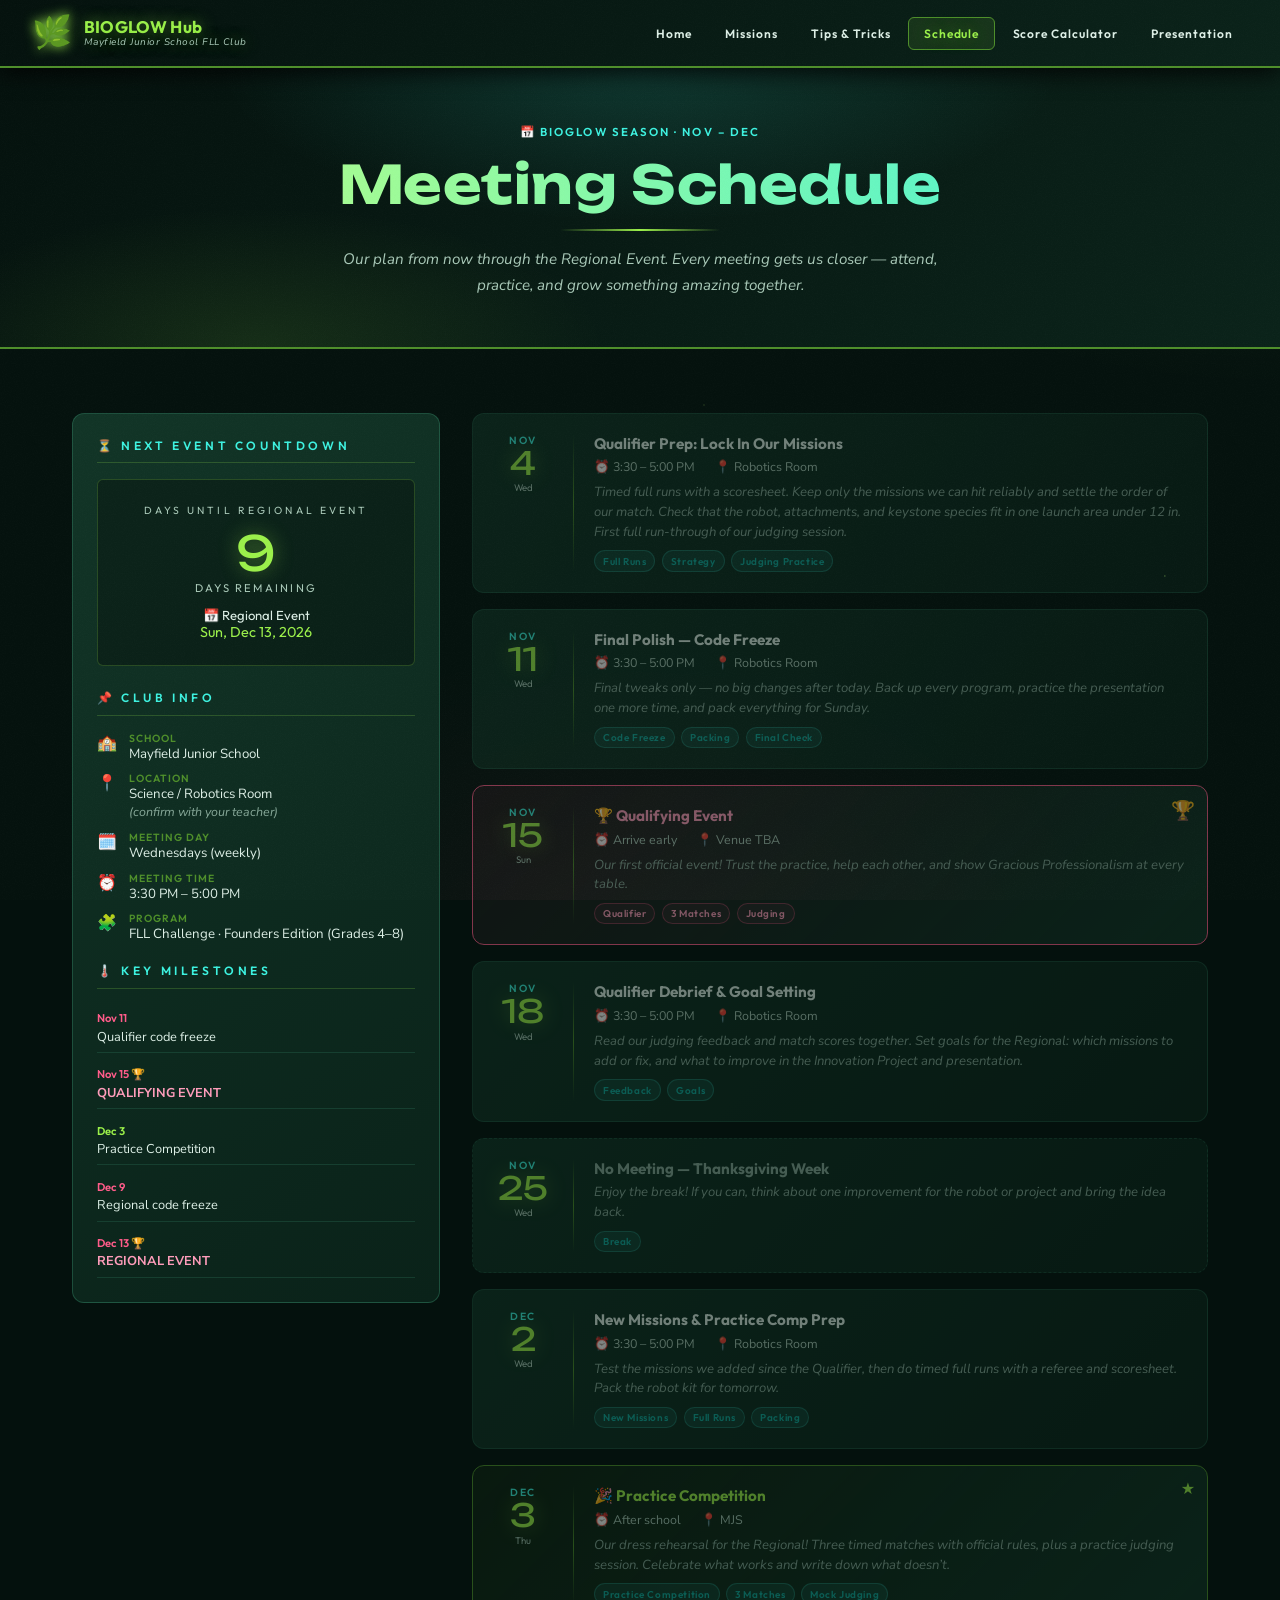
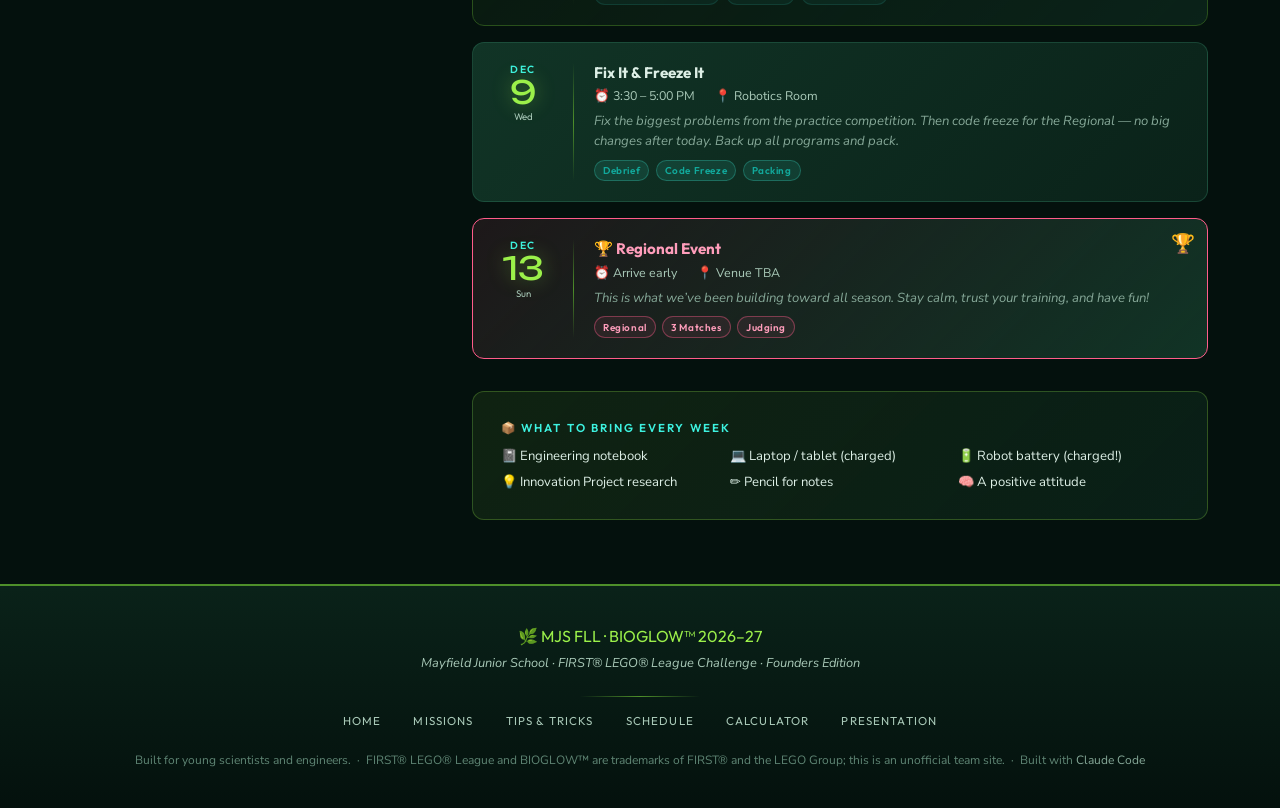
<file: schedule.html>
<!DOCTYPE html>
<html lang="en">
<head>
  <meta charset="UTF-8" />
  <meta name="viewport" content="width=device-width, initial-scale=1.0" />
  <title>Meeting Schedule — BIOGLOW Hub · MJS FLL</title>
  <link rel="stylesheet" href="style.css" />
  <style>
    .meeting-item.off { opacity:.6; border-style:dashed; }
    .meeting-item.off .meeting-title { color:var(--stone-light); }
    .meeting-item.is-past { opacity:.5; }
    .milestone { font-size:0.8rem; color:var(--tan-light); padding:0.4rem 0; border-bottom:1px solid rgba(46,120,92,0.3); }
    .milestone b { font-family:var(--font-heading); font-size:0.7rem; display:block; margin-bottom:0.15rem; font-weight:600; }
  </style>
</head>
<body>

<!-- ── Navigation ──────────────────────────────────── -->
<nav class="navbar">
  <a href="index.html" class="nav-logo">
    <span class="nav-logo-icon">🌿</span>
    <span class="nav-logo-text">
      BIOGLOW Hub
      <span class="nav-logo-sub">Mayfield Junior School FLL Club</span>
    </span>
  </a>
  <ul class="nav-links" id="navLinks">
    <li><a href="index.html">Home</a></li>
    <li><a href="missions.html">Missions</a></li>
    <li><a href="tips.html">Tips &amp; Tricks</a></li>
    <li><a href="schedule.html" class="active">Schedule</a></li>
    <li><a href="calculator.html">Score Calculator</a></li>
    <li><a href="presentation.html">Presentation</a></li>
  </ul>
  <button class="hamburger" id="hamburger" aria-label="Menu">
    <span></span><span></span><span></span>
  </button>
</nav>

<!-- ── Page Header ──────────────────────────────────── -->
<div class="page-hero">
  <p class="eyebrow">📅 BIOGLOW Season · Nov – Dec</p>
  <h1 class="section-title">Meeting Schedule</h1>
  <div class="section-divider"></div>
  <p class="section-desc">Our plan from now through the Regional Event. Every meeting gets us closer — attend, practice, and grow something amazing together.</p>
</div>

<div class="page-container">
  <div class="schedule-grid">

    <aside class="schedule-sidebar">
      <div class="sidebar-title">⏳ Next Event Countdown</div>
      <div class="countdown-box">
        <div class="countdown-label" id="cdLabel">Days Until</div>
        <div class="countdown-num" id="countdownNum">—</div>
        <div class="countdown-unit" id="cdUnit">Days Remaining</div>
        <div class="competition-date" style="margin-top:0.75rem;" id="cdWhen"></div>
      </div>

      <div class="sidebar-title" style="margin-top:1.25rem;">📌 Club Info</div>
      <div class="info-list">
        <div class="info-row"><span class="info-icon">🏫</span><div><span class="info-label">School</span>Mayfield Junior School</div></div>
        <div class="info-row"><span class="info-icon">📍</span><div><span class="info-label">Location</span>Science / Robotics Room<br><span style="color:var(--stone-light);font-size:0.78rem;font-style:italic;">(confirm with your teacher)</span></div></div>
        <div class="info-row"><span class="info-icon">🗓️</span><div><span class="info-label">Meeting Day</span>Wednesdays (weekly)</div></div>
        <div class="info-row"><span class="info-icon">⏰</span><div><span class="info-label">Meeting Time</span>3:30 PM – 5:00 PM</div></div>
        <div class="info-row"><span class="info-icon">🧩</span><div><span class="info-label">Program</span>FLL Challenge · Founders Edition (Grades 4–8)</div></div>
      </div>

      <div class="sidebar-title" style="margin-top:1.25rem;">🌡️ Key Milestones</div>
      <div style="display:flex;flex-direction:column;gap:0.5rem;">
        <div class="milestone"><b style="color:var(--red);">Nov 11</b>Qualifier code freeze</div>
        <div class="milestone"><b style="color:var(--red);">Nov 15 🏆</b><strong style="color:#FF9DBB;">QUALIFYING EVENT</strong></div>
        <div class="milestone"><b style="color:var(--gold);">Dec 3</b>Practice Competition</div>
        <div class="milestone"><b style="color:var(--red);">Dec 9</b>Regional code freeze</div>
        <div class="milestone"><b style="color:var(--red);">Dec 13 🏆</b><strong style="color:#FF9DBB;">REGIONAL EVENT</strong></div>
      </div>
    </aside>

    <main>
      <div class="meeting-list">

        <div class="meeting-item" data-date="2026-11-04">
          <div class="meeting-date-col">
            <div class="meeting-month">Nov</div>
            <div class="meeting-day">4</div>
            <div class="meeting-dow">Wed</div>
          </div>
          <div class="meeting-divider"></div>
          <div class="meeting-info">
            <div class="meeting-title">Qualifier Prep: Lock In Our Missions</div>
            <div class="meeting-details">
              <span class="meeting-detail">⏰ 3:30 – 5:00 PM</span>
              <span class="meeting-detail">📍 Robotics Room</span>
            </div>
            <div class="meeting-desc">Timed full runs with a scoresheet. Keep only the missions we can hit reliably and settle the order of our match. Check that the robot, attachments, and keystone species fit in one launch area under 12 in. First full run-through of our judging session.</div>
            <div class="meeting-focus">
              <span class="focus-tag">Full Runs</span>
              <span class="focus-tag">Strategy</span>
              <span class="focus-tag">Judging Practice</span>
            </div>
          </div>
        </div>
        <div class="meeting-item" data-date="2026-11-11">
          <div class="meeting-date-col">
            <div class="meeting-month">Nov</div>
            <div class="meeting-day">11</div>
            <div class="meeting-dow">Wed</div>
          </div>
          <div class="meeting-divider"></div>
          <div class="meeting-info">
            <div class="meeting-title">Final Polish — Code Freeze</div>
            <div class="meeting-details">
              <span class="meeting-detail">⏰ 3:30 – 5:00 PM</span>
              <span class="meeting-detail">📍 Robotics Room</span>
            </div>
            <div class="meeting-desc">Final tweaks only — no big changes after today. Back up every program, practice the presentation one more time, and pack everything for Sunday.</div>
            <div class="meeting-focus">
              <span class="focus-tag">Code Freeze</span>
              <span class="focus-tag">Packing</span>
              <span class="focus-tag">Final Check</span>
            </div>
          </div>
        </div>
        <div class="meeting-item competition" data-date="2026-11-15">
          <div class="meeting-date-col">
            <div class="meeting-month">Nov</div>
            <div class="meeting-day">15</div>
            <div class="meeting-dow">Sun</div>
          </div>
          <div class="meeting-divider"></div>
          <div class="meeting-info">
            <div class="meeting-title">🏆 Qualifying Event</div>
            <div class="meeting-details">
              <span class="meeting-detail">⏰ Arrive early</span>
              <span class="meeting-detail">📍 Venue TBA</span>
            </div>
            <div class="meeting-desc">Our first official event! Trust the practice, help each other, and show Gracious Professionalism at every table.</div>
            <div class="meeting-focus">
              <span class="focus-tag" style="border-color:rgba(255,92,138,0.4);color:#FF9DBB;background:rgba(255,92,138,0.08);">Qualifier</span>
              <span class="focus-tag" style="border-color:rgba(255,92,138,0.4);color:#FF9DBB;background:rgba(255,92,138,0.08);">3 Matches</span>
              <span class="focus-tag" style="border-color:rgba(255,92,138,0.4);color:#FF9DBB;background:rgba(255,92,138,0.08);">Judging</span>
            </div>
          </div>
        </div>
        <div class="meeting-item" data-date="2026-11-18">
          <div class="meeting-date-col">
            <div class="meeting-month">Nov</div>
            <div class="meeting-day">18</div>
            <div class="meeting-dow">Wed</div>
          </div>
          <div class="meeting-divider"></div>
          <div class="meeting-info">
            <div class="meeting-title">Qualifier Debrief &amp; Goal Setting</div>
            <div class="meeting-details">
              <span class="meeting-detail">⏰ 3:30 – 5:00 PM</span>
              <span class="meeting-detail">📍 Robotics Room</span>
            </div>
            <div class="meeting-desc">Read our judging feedback and match scores together. Set goals for the Regional: which missions to add or fix, and what to improve in the Innovation Project and presentation.</div>
            <div class="meeting-focus">
              <span class="focus-tag">Feedback</span>
              <span class="focus-tag">Goals</span>
            </div>
          </div>
        </div>
        <div class="meeting-item off" data-date="2026-11-25">
          <div class="meeting-date-col">
            <div class="meeting-month">Nov</div>
            <div class="meeting-day">25</div>
            <div class="meeting-dow">Wed</div>
          </div>
          <div class="meeting-divider"></div>
          <div class="meeting-info">
            <div class="meeting-title">No Meeting — Thanksgiving Week</div>
            <div class="meeting-desc">Enjoy the break! If you can, think about one improvement for the robot or project and bring the idea back.</div>
            <div class="meeting-focus">
              <span class="focus-tag">Break</span>
            </div>
          </div>
        </div>
        <div class="meeting-item" data-date="2026-12-02">
          <div class="meeting-date-col">
            <div class="meeting-month">Dec</div>
            <div class="meeting-day">2</div>
            <div class="meeting-dow">Wed</div>
          </div>
          <div class="meeting-divider"></div>
          <div class="meeting-info">
            <div class="meeting-title">New Missions &amp; Practice Comp Prep</div>
            <div class="meeting-details">
              <span class="meeting-detail">⏰ 3:30 – 5:00 PM</span>
              <span class="meeting-detail">📍 Robotics Room</span>
            </div>
            <div class="meeting-desc">Test the missions we added since the Qualifier, then do timed full runs with a referee and scoresheet. Pack the robot kit for tomorrow.</div>
            <div class="meeting-focus">
              <span class="focus-tag">New Missions</span>
              <span class="focus-tag">Full Runs</span>
              <span class="focus-tag">Packing</span>
            </div>
          </div>
        </div>
        <div class="meeting-item special" data-date="2026-12-03">
          <div class="meeting-date-col">
            <div class="meeting-month">Dec</div>
            <div class="meeting-day">3</div>
            <div class="meeting-dow">Thu</div>
          </div>
          <div class="meeting-divider"></div>
          <div class="meeting-info">
            <div class="meeting-title">🎉 Practice Competition</div>
            <div class="meeting-details">
              <span class="meeting-detail">⏰ After school</span>
              <span class="meeting-detail">📍 MJS</span>
            </div>
            <div class="meeting-desc">Our dress rehearsal for the Regional! Three timed matches with official rules, plus a practice judging session. Celebrate what works and write down what doesn’t.</div>
            <div class="meeting-focus">
              <span class="focus-tag">Practice Competition</span>
              <span class="focus-tag">3 Matches</span>
              <span class="focus-tag">Mock Judging</span>
            </div>
          </div>
        </div>
        <div class="meeting-item" data-date="2026-12-09">
          <div class="meeting-date-col">
            <div class="meeting-month">Dec</div>
            <div class="meeting-day">9</div>
            <div class="meeting-dow">Wed</div>
          </div>
          <div class="meeting-divider"></div>
          <div class="meeting-info">
            <div class="meeting-title">Fix It &amp; Freeze It</div>
            <div class="meeting-details">
              <span class="meeting-detail">⏰ 3:30 – 5:00 PM</span>
              <span class="meeting-detail">📍 Robotics Room</span>
            </div>
            <div class="meeting-desc">Fix the biggest problems from the practice competition. Then code freeze for the Regional — no big changes after today. Back up all programs and pack.</div>
            <div class="meeting-focus">
              <span class="focus-tag">Debrief</span>
              <span class="focus-tag">Code Freeze</span>
              <span class="focus-tag">Packing</span>
            </div>
          </div>
        </div>
        <div class="meeting-item competition" data-date="2026-12-13">
          <div class="meeting-date-col">
            <div class="meeting-month">Dec</div>
            <div class="meeting-day">13</div>
            <div class="meeting-dow">Sun</div>
          </div>
          <div class="meeting-divider"></div>
          <div class="meeting-info">
            <div class="meeting-title">🏆 Regional Event</div>
            <div class="meeting-details">
              <span class="meeting-detail">⏰ Arrive early</span>
              <span class="meeting-detail">📍 Venue TBA</span>
            </div>
            <div class="meeting-desc">This is what we’ve been building toward all season. Stay calm, trust your training, and have fun!</div>
            <div class="meeting-focus">
              <span class="focus-tag" style="border-color:rgba(255,92,138,0.4);color:#FF9DBB;background:rgba(255,92,138,0.08);">Regional</span>
              <span class="focus-tag" style="border-color:rgba(255,92,138,0.4);color:#FF9DBB;background:rgba(255,92,138,0.08);">3 Matches</span>
              <span class="focus-tag" style="border-color:rgba(255,92,138,0.4);color:#FF9DBB;background:rgba(255,92,138,0.08);">Judging</span>
            </div>
          </div>
        </div>

      </div>

      <div style="margin-top:2rem;padding:1.75rem;background:linear-gradient(135deg,rgba(155,240,74,0.08),rgba(17,52,38,0.4));border:1px solid rgba(155,240,74,0.25);border-radius:var(--radius-lg);">
        <p class="eyebrow" style="margin-bottom:0.75rem;">📦 What to Bring Every Week</p>
        <div style="display:grid;grid-template-columns:repeat(auto-fill,minmax(200px,1fr));gap:0.5rem;">
          <div style="font-size:0.82rem;color:var(--tan-light);">📓 Engineering notebook</div>
          <div style="font-size:0.82rem;color:var(--tan-light);">💻 Laptop / tablet (charged)</div>
          <div style="font-size:0.82rem;color:var(--tan-light);">🔋 Robot battery (charged!)</div>
          <div style="font-size:0.82rem;color:var(--tan-light);">💡 Innovation Project research</div>
          <div style="font-size:0.82rem;color:var(--tan-light);">✏️ Pencil for notes</div>
          <div style="font-size:0.82rem;color:var(--tan-light);">🧠 A positive attitude</div>
        </div>
      </div>
    </main>
  </div>
</div>

<!-- ── Footer ───────────────────────────────────────── -->
<footer>
  <div class="footer-logo">🌿 MJS FLL · BIOGLOW™ 2026–27</div>
  <div class="footer-sub">Mayfield Junior School · FIRST® LEGO® League Challenge · Founders Edition</div>
  <div class="footer-divider"></div>
  <div class="footer-links">
    <a href="index.html">Home</a>
    <a href="missions.html">Missions</a>
    <a href="tips.html">Tips &amp; Tricks</a>
    <a href="schedule.html">Schedule</a>
    <a href="calculator.html">Calculator</a>
    <a href="presentation.html">Presentation</a>
  </div>
  <div class="footer-copy">Built for young scientists and engineers. &nbsp;·&nbsp; FIRST® LEGO® League and BIOGLOW™ are trademarks of FIRST® and the LEGO Group; this is an unofficial team site. &nbsp;·&nbsp; Built with <a href="https://claude.ai/code" target="_blank" rel="noopener" style="color:var(--stone-light);">Claude Code</a></div>
</footer>

<script src="season.js"></script>
<script>
  (function () {
    const ev = nextEvent();
    if (!ev) {
      document.getElementById('countdownNum').textContent = '🏆';
      document.getElementById('cdLabel').textContent = 'Season complete';
      document.getElementById('cdUnit').textContent = 'Amazing work!';
    } else {
      const n = daysUntil(ev);
      document.getElementById('cdLabel').textContent = 'Days Until ' + ev.kind;
      document.getElementById('countdownNum').textContent = n === 0 ? '🎉' : n;
      document.getElementById('cdUnit').textContent = n === 0 ? 'It’s today!' : (n === 1 ? 'Day Remaining' : 'Days Remaining');
      document.getElementById('cdWhen').innerHTML = '📅 ' + ev.name + '<br><span style="color:var(--gold);font-family:var(--font-heading);font-size:0.9rem;">' +
        formatEventDate(ev, { weekday: 'short', month: 'short', day: 'numeric', year: 'numeric' }) + '</span>';
    }
    // dim meetings that have already happened
    const today = new Date(); today.setHours(0, 0, 0, 0);
    document.querySelectorAll('.meeting-item[data-date]').forEach(el => {
      const [y, m, d] = el.dataset.date.split('-').map(Number);
      if (new Date(y, m - 1, d) < today) el.classList.add('is-past');
    });
  })();
</script>
</body>
</html>
</file>
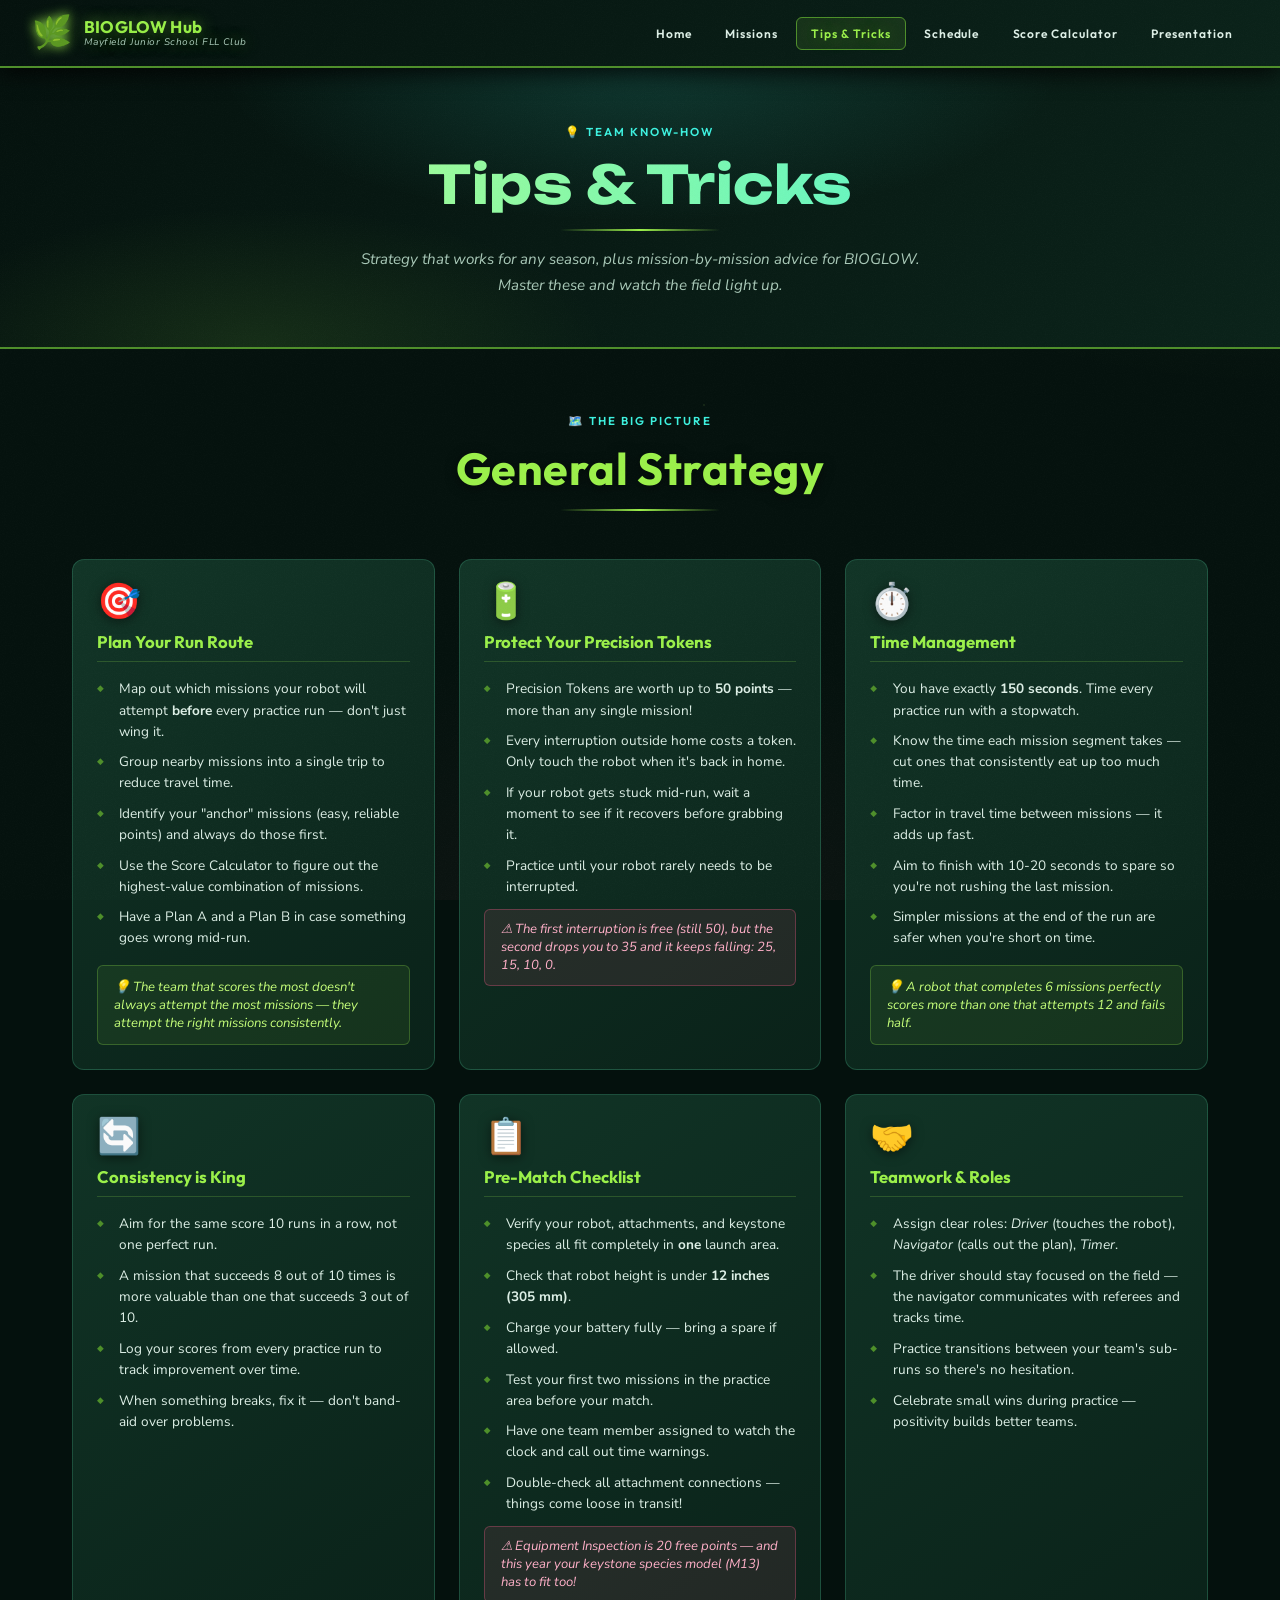
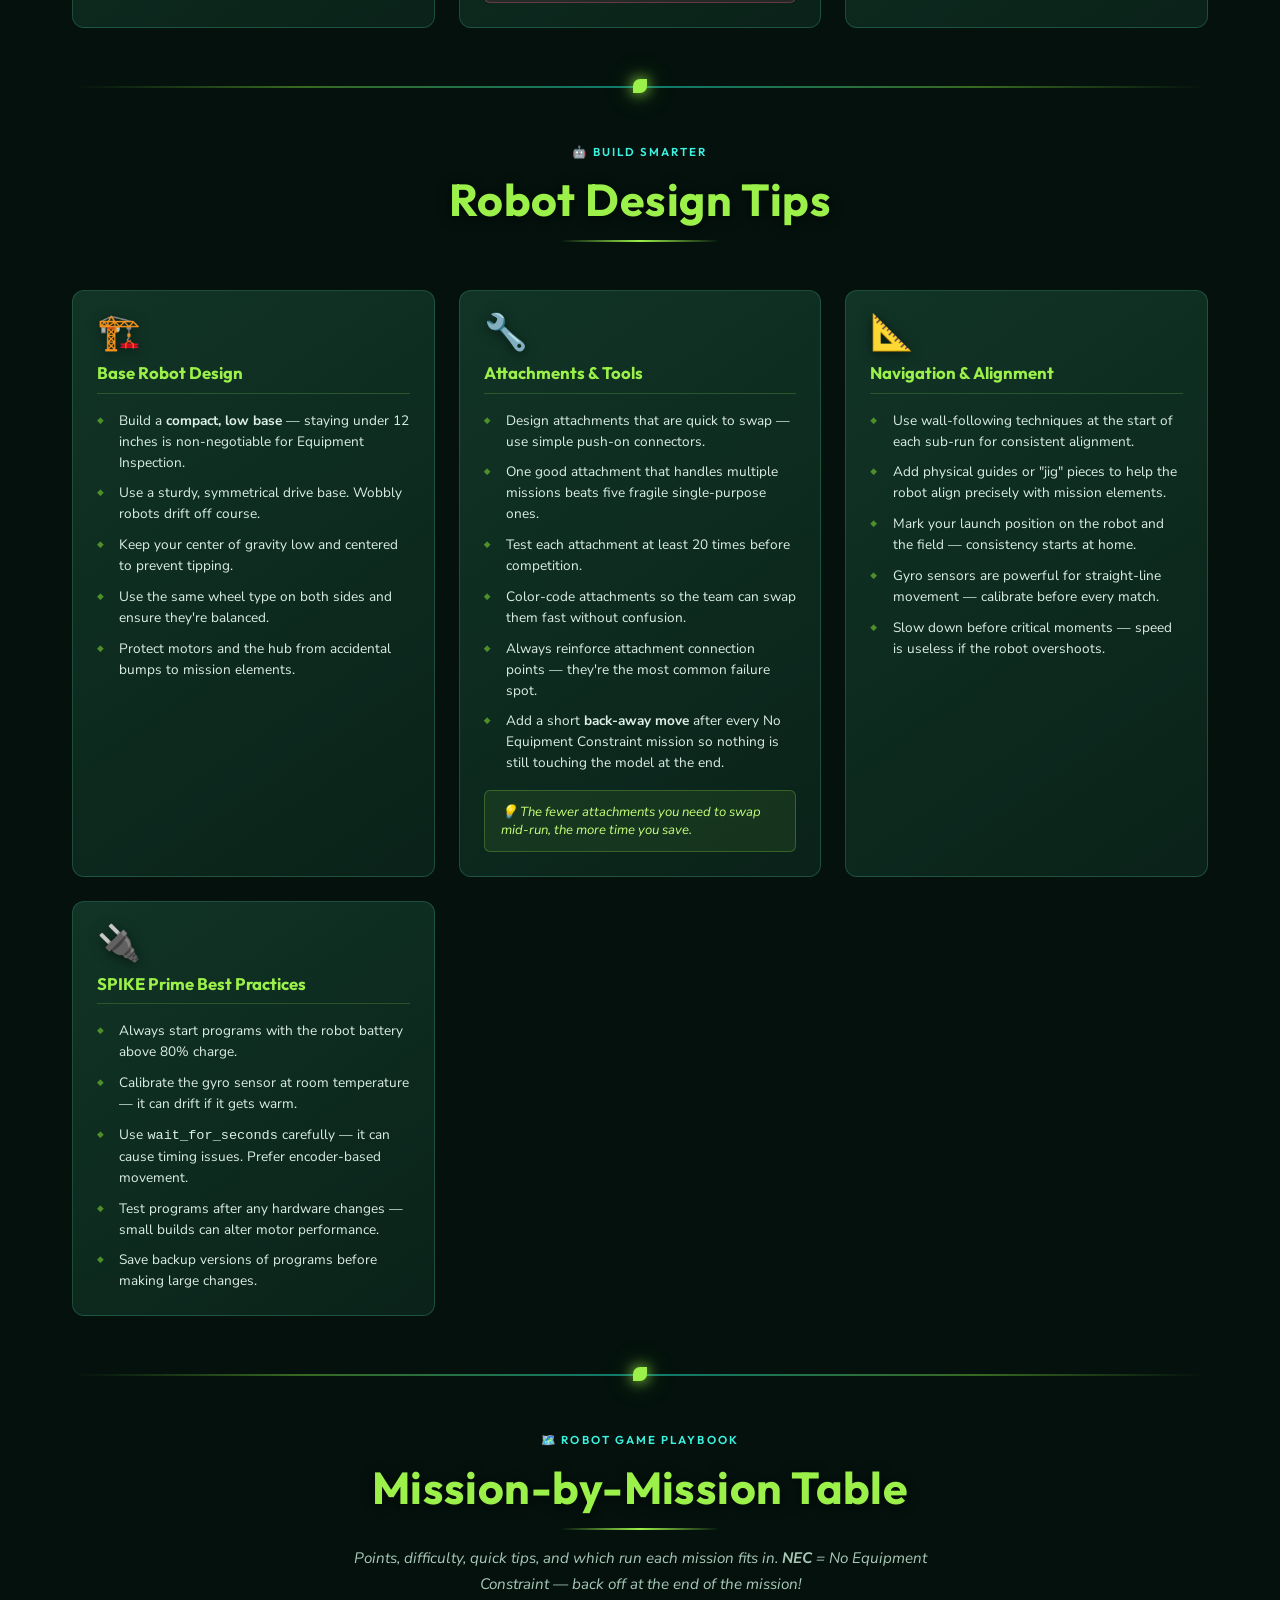
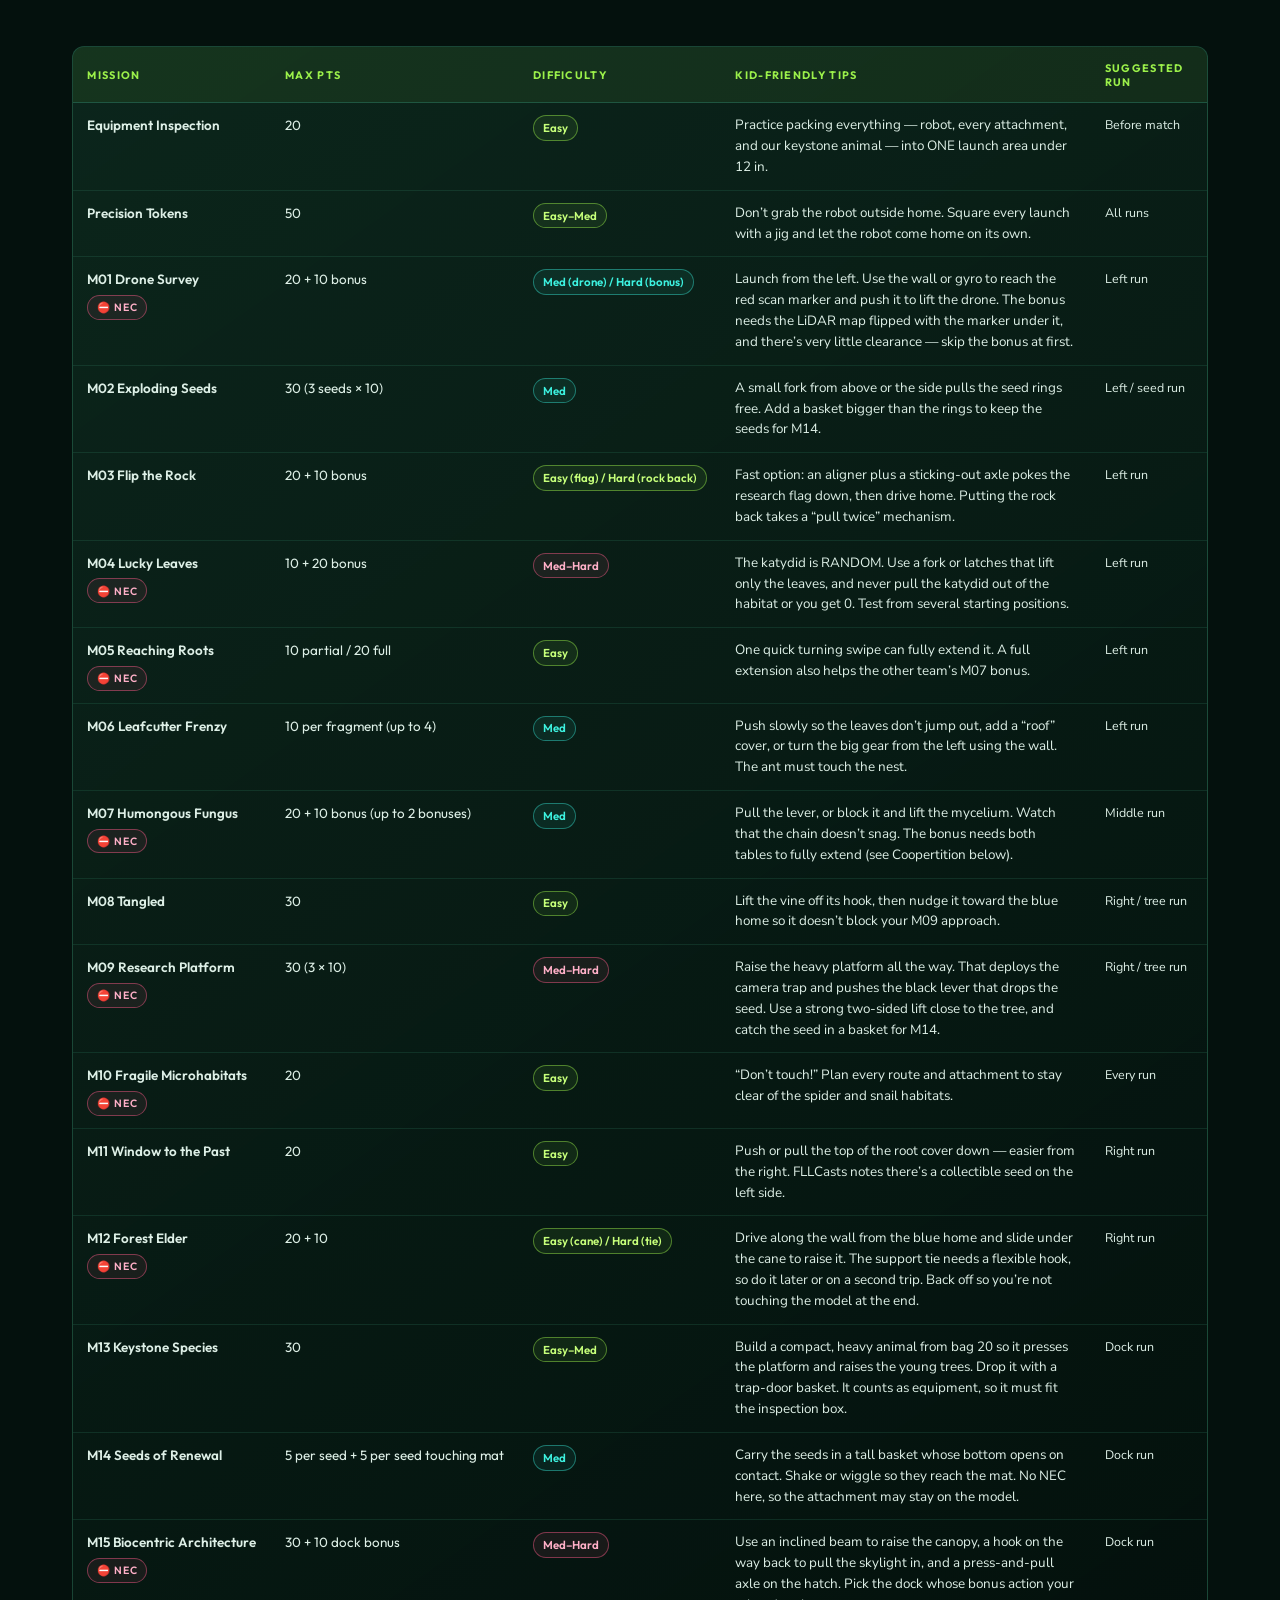
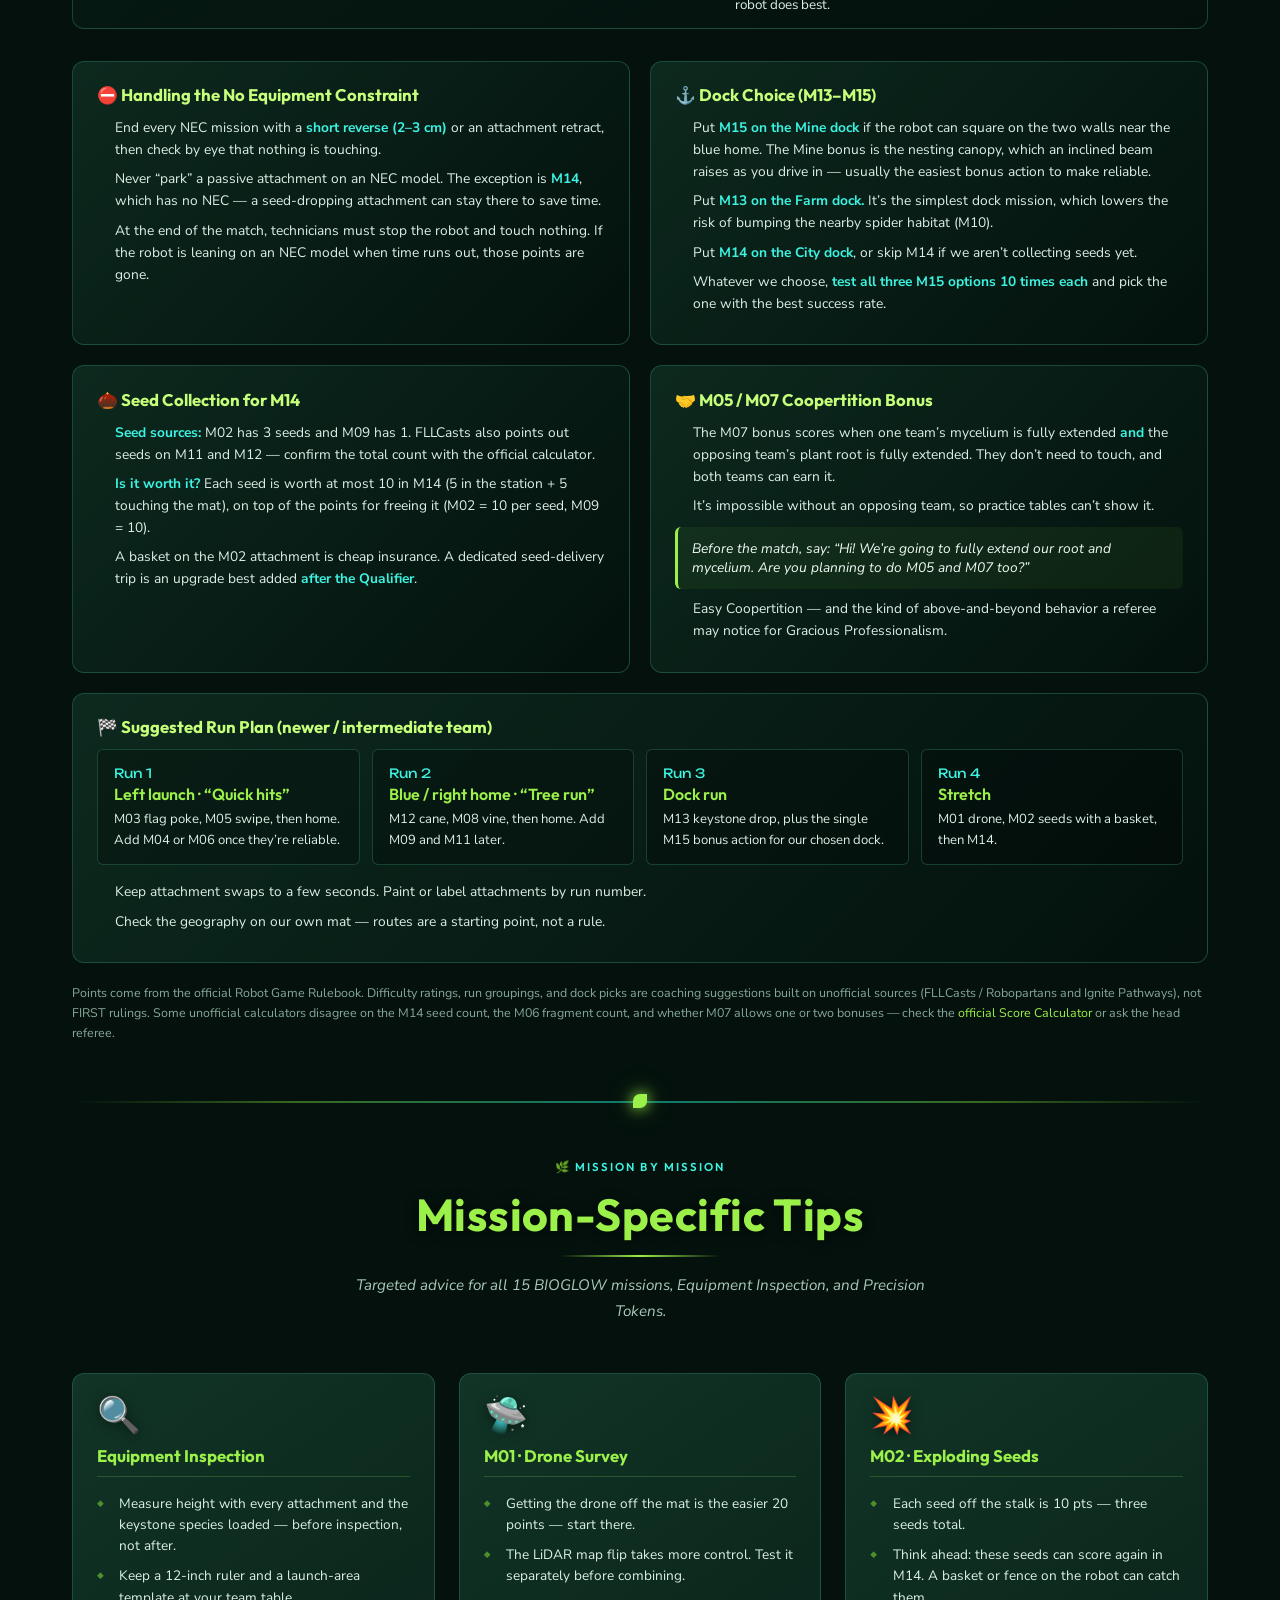
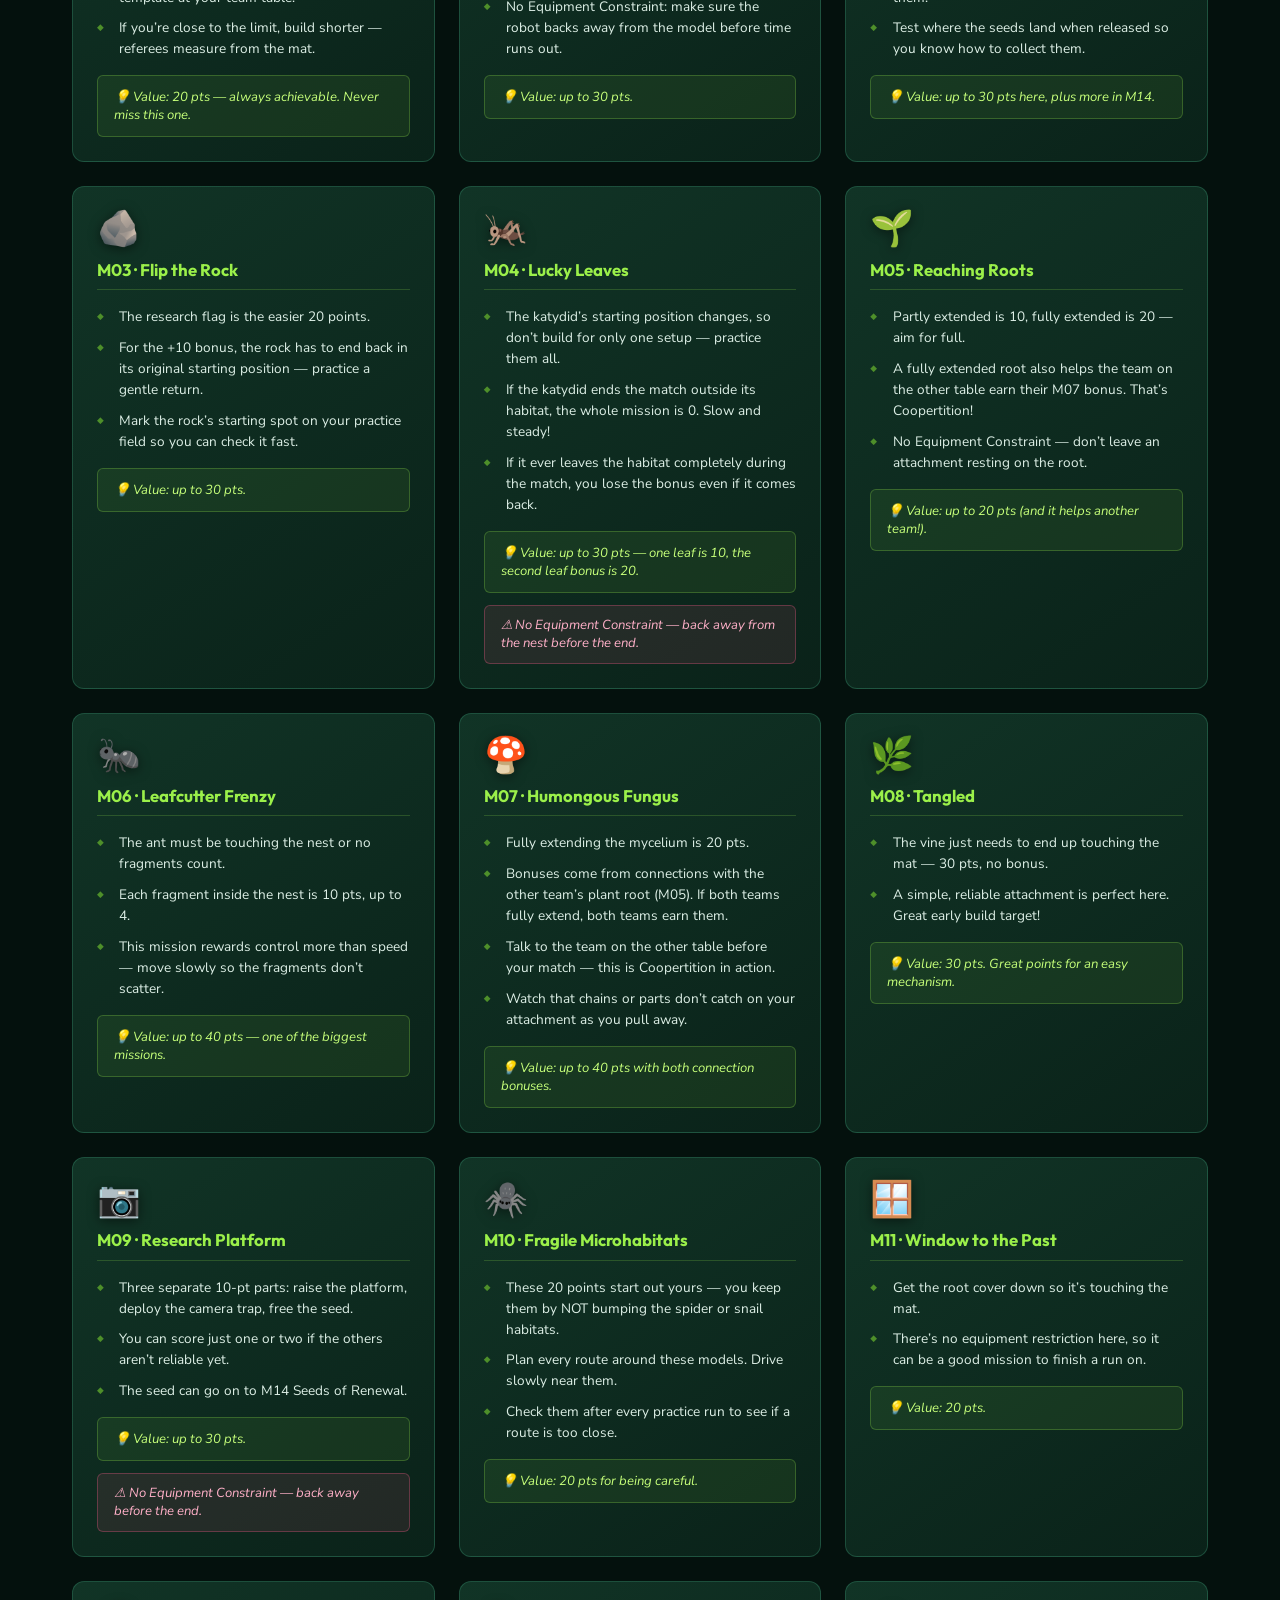
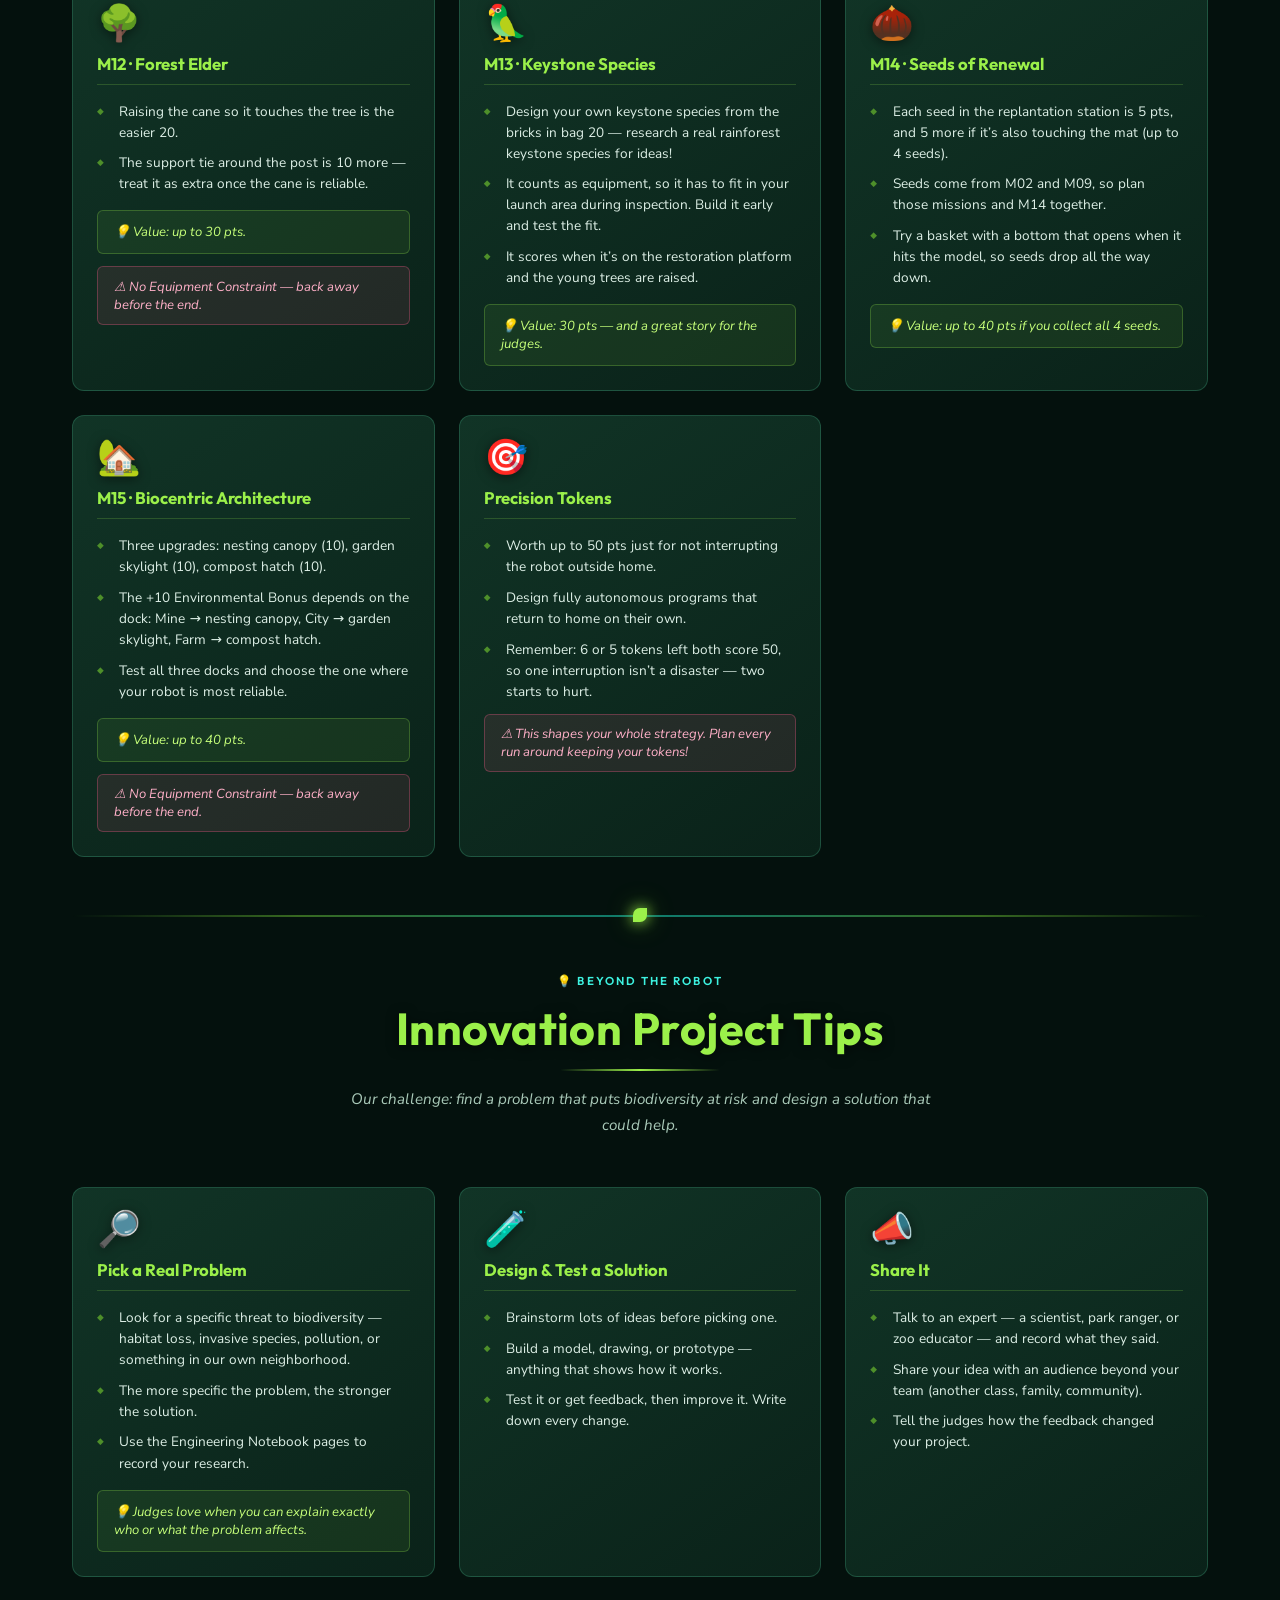
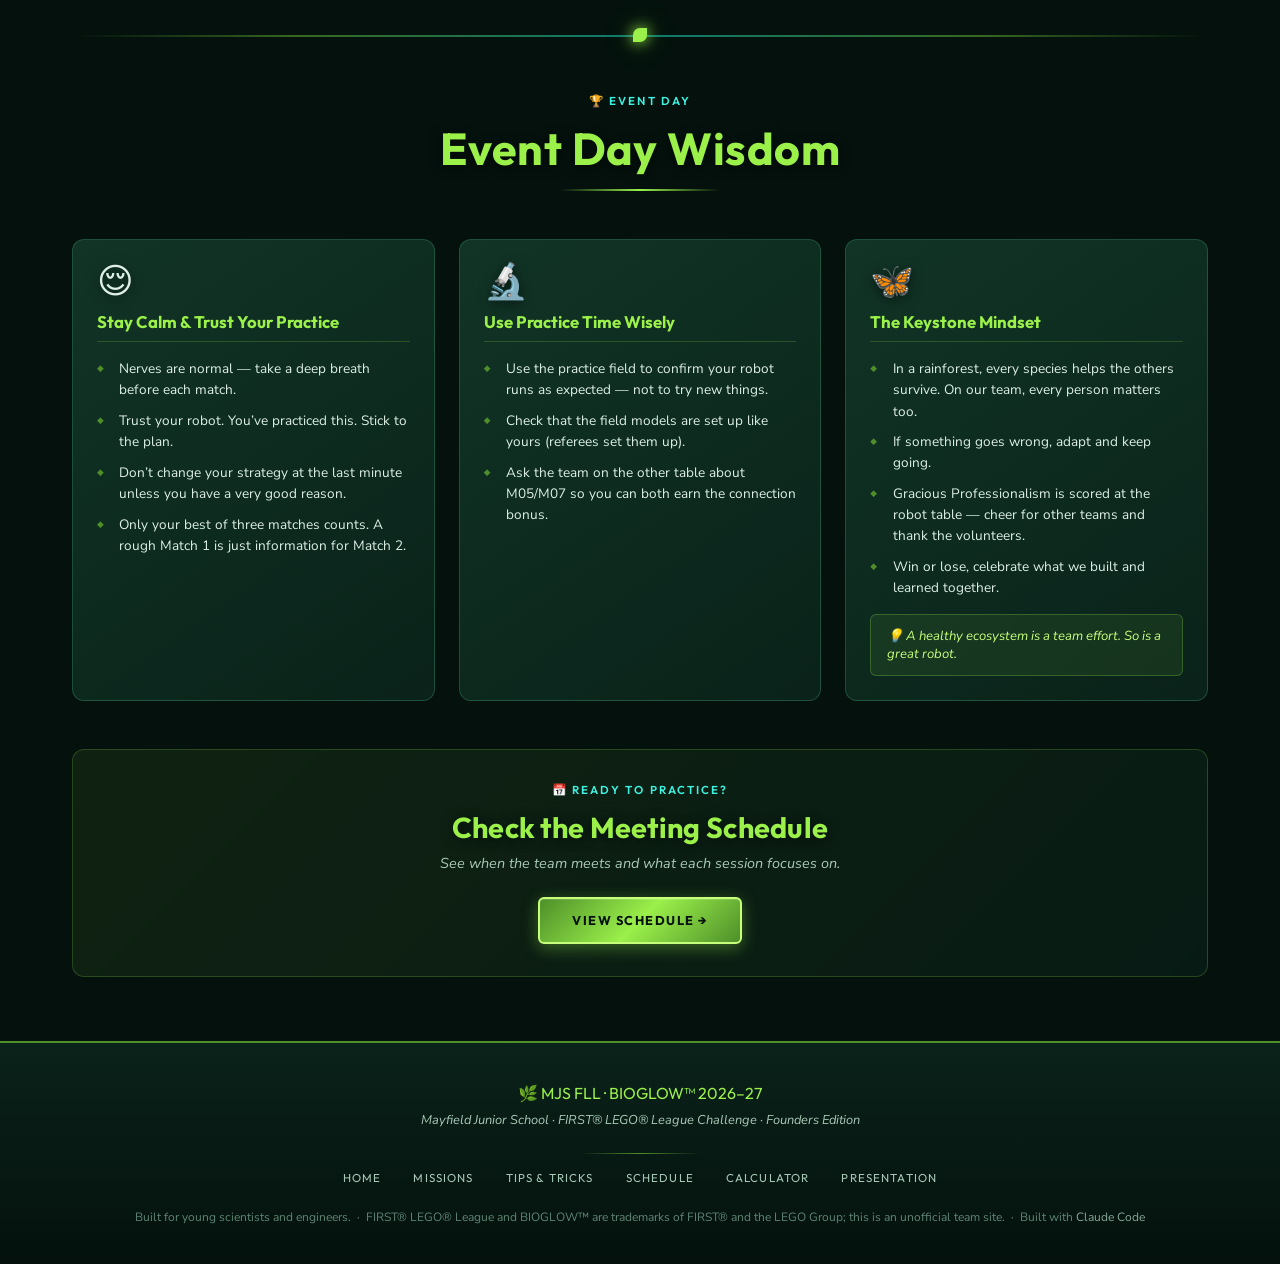
<file: tips.html>
<!DOCTYPE html>
<html lang="en">
<head>
  <meta charset="UTF-8" />
  <meta name="viewport" content="width=device-width, initial-scale=1.0" />
  <title>Tips &amp; Tricks — BIOGLOW Hub · MJS FLL</title>
  <link rel="stylesheet" href="style.css" />

  <style>
    .qa-callout {
      background: rgba(0,0,0,0.25);
      border: 1px solid rgba(61,242,224,0.2);
      border-left: 3px solid var(--teal-dark);
      border-radius: var(--radius);
      padding: 0.85rem 1rem;
      margin-top: 0.75rem;
    }
    .qa-header {
      font-family: var(--font-heading);
      font-size: 0.6rem;
      letter-spacing: 0.15em;
      text-transform: uppercase;
      color: var(--teal);
      margin-bottom: 0.5rem;
    }
    .qa-item + .qa-item {
      margin-top: 0.6rem;
      padding-top: 0.6rem;
      border-top: 1px solid rgba(61,242,224,0.1);
    }
    .qa-q { font-size: 0.8rem; color: var(--stone-light); line-height: 1.5; margin-bottom: 0.2rem; }
    .qa-a { font-size: 0.8rem; color: var(--teal); line-height: 1.5; }
    .qa-q::before { content: "Q  "; font-family: var(--font-heading); font-size: 0.6rem; color: var(--tan); letter-spacing: 0.1em; }
    .qa-a::before { content: "A  "; font-family: var(--font-heading); font-size: 0.6rem; color: var(--teal-dark); letter-spacing: 0.1em; }
  
    /* ── Robot Game Playbook table ── */
    .playbook-wrap { overflow-x:auto; -webkit-overflow-scrolling:touch; border:1px solid rgba(46,120,92,.5); border-radius:var(--radius-lg); background:linear-gradient(145deg,rgba(17,52,38,.6),rgba(4,17,13,.9)); }
    table.playbook { width:100%; border-collapse:collapse; min-width:820px; font-size:.84rem; }
    table.playbook th { font-family:var(--font-heading); font-size:.68rem; letter-spacing:.12em; text-transform:uppercase; color:var(--gold); text-align:left; padding:.85rem .9rem; background:rgba(155,240,74,.07); border-bottom:1px solid rgba(46,120,92,.6); position:sticky; top:0; }
    table.playbook td { padding:.75rem .9rem; border-bottom:1px solid rgba(46,120,92,.25); color:var(--tan-light); vertical-align:top; line-height:1.55; }
    table.playbook tr:last-child td { border-bottom:none; }
    table.playbook tr:hover td { background:rgba(61,242,224,.04); }
    .pb-mission { font-family:var(--font-heading); font-weight:600; color:var(--parchment); white-space:nowrap; }
    .pb-mission .mtag { display:inline-block; margin-top:.3rem; }
    .pb-pts { font-family:var(--font-heading); color:var(--teal); white-space:nowrap; }
    .pb-diff { display:inline-block; font-family:var(--font-heading); font-size:.72rem; font-weight:600; padding:.18rem .55rem; border-radius:999px; border:1px solid; white-space:nowrap; }
    .pb-d1 { color:var(--gold-light); border-color:rgba(155,240,74,.45); background:rgba(155,240,74,.08); }
    .pb-d2 { color:var(--teal); border-color:rgba(61,242,224,.4); background:rgba(61,242,224,.07); }
    .pb-d3 { color:#FFB0C8; border-color:rgba(255,92,138,.45); background:rgba(255,92,138,.08); }
    .pb-run { font-size:.78rem; color:var(--stone-light); white-space:nowrap; }
    @media (max-width: 760px) {
      .playbook-notes { grid-template-columns:1fr; }
      table.playbook { min-width:0; }
      table.playbook thead { display:none; }
      table.playbook, table.playbook tbody, table.playbook tr, table.playbook td { display:block; width:100%; }
      table.playbook tr { padding:.9rem 1rem; border-bottom:1px solid rgba(46,120,92,.35); }
      table.playbook td { border:none; padding:.2rem 0; }
      table.playbook td[data-label]::before { content:attr(data-label); display:block; font-family:var(--font-heading); font-size:.62rem; letter-spacing:.12em; text-transform:uppercase; color:var(--gold-dark); margin-top:.35rem; }
      .pb-mission { white-space:normal; font-size:1rem; }
      .pb-mission br { display:none; }
      .pb-mission .mtag { margin-left:.4rem; vertical-align:middle; }
    }

    .playbook-notes { display:grid; grid-template-columns:repeat(auto-fit,minmax(400px,1fr)); gap:1.25rem; margin-top:2rem; }
    .pb-note { background:linear-gradient(135deg,rgba(17,52,38,.7),rgba(4,17,13,.9)); border:1px solid rgba(46,120,92,.5); border-radius:var(--radius-lg); padding:1.4rem 1.5rem; }
    .pb-note h3 { font-family:var(--font-heading); font-size:1.05rem; color:var(--gold-light); margin:0 0 .75rem; display:flex; gap:.5rem; align-items:center; }
    .pb-note ul, .pb-note ol { margin:0; padding-left:1.15rem; }
    .pb-note li { font-size:.86rem; color:var(--tan-light); line-height:1.6; margin-bottom:.45rem; }
    .pb-note li strong { color:var(--teal); }
    .pb-note .pb-script { margin-top:.6rem; padding:.75rem .9rem; border-left:3px solid var(--gold); background:rgba(155,240,74,.06); border-radius:6px; font-size:.86rem; color:var(--parchment); font-style:italic; }
    .pb-note.wide { grid-column:1 / -1; }
    .pb-runs { display:grid; grid-template-columns:repeat(auto-fit,minmax(200px,1fr)); gap:.75rem; margin-top:.25rem; }
    .pb-runcard { background:rgba(0,0,0,.25); border:1px solid rgba(46,120,92,.45); border-radius:var(--radius); padding:.9rem 1rem; }
    .pb-runnum { font-family:var(--font-display); font-size:.8rem; color:var(--teal); }
    .pb-runname { font-family:var(--font-heading); font-weight:600; color:var(--gold); margin:.2rem 0 .35rem; }
    .pb-rundesc { font-size:.82rem; color:var(--tan-light); line-height:1.55; }
    .pb-caveat { font-size:.78rem; color:var(--stone-light); line-height:1.6; margin-top:1.25rem; }
  </style>
</head>
<body>

<!-- ── Navigation ──────────────────────────────────── -->
<nav class="navbar">
  <a href="index.html" class="nav-logo">
    <span class="nav-logo-icon">🌿</span>
    <span class="nav-logo-text">
      BIOGLOW Hub
      <span class="nav-logo-sub">Mayfield Junior School FLL Club</span>
    </span>
  </a>
  <ul class="nav-links" id="navLinks">
    <li><a href="index.html">Home</a></li>
    <li><a href="missions.html">Missions</a></li>
    <li><a href="tips.html" class="active">Tips &amp; Tricks</a></li>
    <li><a href="schedule.html">Schedule</a></li>
    <li><a href="calculator.html">Score Calculator</a></li>
    <li><a href="presentation.html">Presentation</a></li>
  </ul>
  <button class="hamburger" id="hamburger" aria-label="Menu">
    <span></span><span></span><span></span>
  </button>
</nav>

<!-- ── Page Header ──────────────────────────────────── -->
<div class="page-hero">
  <p class="eyebrow">💡 Team Know-How</p>
  <h1 class="section-title">Tips &amp; Tricks</h1>
  <div class="section-divider"></div>
  <p class="section-desc">Strategy that works for any season, plus mission-by-mission advice for <em>BIOGLOW</em>. Master these and watch the field light up.</p>
</div>

<div class="page-container">

  <!-- ───────────────────────────────────────────────── -->
  <!-- SECTION: General Strategy -->
  <!-- ───────────────────────────────────────────────── -->
  <div class="section-header" style="margin-top:0;">
    <p class="eyebrow">🗺️ The Big Picture</p>
    <h2 class="section-title">General Strategy</h2>
    <div class="section-divider"></div>
  </div>

  <div class="tips-grid">

    <div class="tip-card">
      <div class="tip-card-icon">🎯</div>
      <h3 class="tip-card-title">Plan Your Run Route</h3>
      <ul>
        <li>Map out which missions your robot will attempt <strong>before</strong> every practice run — don't just wing it.</li>
        <li>Group nearby missions into a single trip to reduce travel time.</li>
        <li>Identify your "anchor" missions (easy, reliable points) and always do those first.</li>
        <li>Use the Score Calculator to figure out the highest-value combination of missions.</li>
        <li>Have a Plan A and a Plan B in case something goes wrong mid-run.</li>
      </ul>
      <div class="tip-highlight">💡 The team that scores the most doesn't always attempt the most missions — they attempt the <em>right</em> missions consistently.</div>
    </div>

    <div class="tip-card">
      <div class="tip-card-icon">🔋</div>
      <h3 class="tip-card-title">Protect Your Precision Tokens</h3>
      <ul>
        <li>Precision Tokens are worth up to <strong>50 points</strong> — more than any single mission!</li>
        <li>Every interruption outside home costs a token. Only touch the robot when it's back in home.</li>
        <li>If your robot gets stuck mid-run, wait a moment to see if it recovers before grabbing it.</li>
        <li>Practice until your robot rarely needs to be interrupted.</li>
      </ul>
      <div class="tip-alert">⚠️ The first interruption is free (still 50), but the second drops you to 35 and it keeps falling: 25, 15, 10, 0.</div>
    </div>

    <div class="tip-card">
      <div class="tip-card-icon">⏱️</div>
      <h3 class="tip-card-title">Time Management</h3>
      <ul>
        <li>You have exactly <strong>150 seconds</strong>. Time every practice run with a stopwatch.</li>
        <li>Know the time each mission segment takes — cut ones that consistently eat up too much time.</li>
        <li>Factor in travel time between missions — it adds up fast.</li>
        <li>Aim to finish with 10-20 seconds to spare so you're not rushing the last mission.</li>
        <li>Simpler missions at the end of the run are safer when you're short on time.</li>
      </ul>
      <div class="tip-highlight">💡 A robot that completes 6 missions perfectly scores more than one that attempts 12 and fails half.</div>
    </div>

    <div class="tip-card">
      <div class="tip-card-icon">🔄</div>
      <h3 class="tip-card-title">Consistency is King</h3>
      <ul>
        <li>Aim for the same score 10 runs in a row, not one perfect run.</li>
        <li>A mission that succeeds 8 out of 10 times is more valuable than one that succeeds 3 out of 10.</li>
        <li>Log your scores from every practice run to track improvement over time.</li>
        <li>When something breaks, fix it — don't band-aid over problems.</li>
      </ul>
    </div>

    <div class="tip-card">
      <div class="tip-card-icon">📋</div>
      <h3 class="tip-card-title">Pre-Match Checklist</h3>
      <ul>
        <li>Verify your robot, attachments, and keystone species all fit completely in <strong>one</strong> launch area.</li>
        <li>Check that robot height is under <strong>12 inches (305 mm)</strong>.</li>
        <li>Charge your battery fully — bring a spare if allowed.</li>
        <li>Test your first two missions in the practice area before your match.</li>
        <li>Have one team member assigned to watch the clock and call out time warnings.</li>
        <li>Double-check all attachment connections — things come loose in transit!</li>
      </ul>
      <div class="tip-alert">⚠️ Equipment Inspection is 20 free points — and this year your keystone species model (M13) has to fit too!</div>
    </div>

    <div class="tip-card">
      <div class="tip-card-icon">🤝</div>
      <h3 class="tip-card-title">Teamwork &amp; Roles</h3>
      <ul>
        <li>Assign clear roles: <em>Driver</em> (touches the robot), <em>Navigator</em> (calls out the plan), <em>Timer</em>.</li>
        <li>The driver should stay focused on the field — the navigator communicates with referees and tracks time.</li>
        <li>Practice transitions between your team's sub-runs so there's no hesitation.</li>
        <li>Celebrate small wins during practice — positivity builds better teams.</li>
      </ul>
    </div>

  </div><!-- end tips-grid -->

  <div class="rope-divider"><div class="rope-divider-gem"></div></div>

  <!-- ───────────────────────────────────────────────── -->
  <!-- SECTION: Robot Design -->
  <!-- ───────────────────────────────────────────────── -->
  <div class="section-header">
    <p class="eyebrow">🤖 Build Smarter</p>
    <h2 class="section-title">Robot Design Tips</h2>
    <div class="section-divider"></div>
  </div>

  <div class="tips-grid">

    <div class="tip-card">
      <div class="tip-card-icon">🏗️</div>
      <h3 class="tip-card-title">Base Robot Design</h3>
      <ul>
        <li>Build a <strong>compact, low base</strong> — staying under 12 inches is non-negotiable for Equipment Inspection.</li>
        <li>Use a sturdy, symmetrical drive base. Wobbly robots drift off course.</li>
        <li>Keep your center of gravity low and centered to prevent tipping.</li>
        <li>Use the same wheel type on both sides and ensure they're balanced.</li>
        <li>Protect motors and the hub from accidental bumps to mission elements.</li>
      </ul>
    </div>

    <div class="tip-card">
      <div class="tip-card-icon">🔧</div>
      <h3 class="tip-card-title">Attachments &amp; Tools</h3>
      <ul>
        <li>Design attachments that are quick to swap — use simple push-on connectors.</li>
        <li>One good attachment that handles multiple missions beats five fragile single-purpose ones.</li>
        <li>Test each attachment at least 20 times before competition.</li>
        <li>Color-code attachments so the team can swap them fast without confusion.</li>
        <li>Always reinforce attachment connection points — they're the most common failure spot.</li>
        <li>Add a short <strong>back-away move</strong> after every No Equipment Constraint mission so nothing is still touching the model at the end.</li>
      </ul>
      <div class="tip-highlight">💡 The fewer attachments you need to swap mid-run, the more time you save.</div>
    </div>

    <div class="tip-card">
      <div class="tip-card-icon">📐</div>
      <h3 class="tip-card-title">Navigation &amp; Alignment</h3>
      <ul>
        <li>Use wall-following techniques at the start of each sub-run for consistent alignment.</li>
        <li>Add physical guides or "jig" pieces to help the robot align precisely with mission elements.</li>
        <li>Mark your launch position on the robot and the field — consistency starts at home.</li>
        <li>Gyro sensors are powerful for straight-line movement — calibrate before every match.</li>
        <li>Slow down before critical moments — speed is useless if the robot overshoots.</li>
      </ul>
    </div>

    <div class="tip-card">
      <div class="tip-card-icon">🔌</div>
      <h3 class="tip-card-title">SPIKE Prime Best Practices</h3>
      <ul>
        <li>Always start programs with the robot battery above 80% charge.</li>
        <li>Calibrate the gyro sensor at room temperature — it can drift if it gets warm.</li>
        <li>Use <code>wait_for_seconds</code> carefully — it can cause timing issues. Prefer encoder-based movement.</li>
        <li>Test programs after any hardware changes — small builds can alter motor performance.</li>
        <li>Save backup versions of programs before making large changes.</li>
      </ul>
    </div>

  </div>

  <div class="rope-divider"><div class="rope-divider-gem"></div></div>

  <!-- ───────────────────────────────────────────────── -->
  <!-- SECTION: Robot Game Playbook -->
  <!-- ───────────────────────────────────────────────── -->
  <div class="section-header" id="playbook">
    <p class="eyebrow">🗺️ Robot Game Playbook</p>
    <h2 class="section-title">Mission-by-Mission Table</h2>
    <div class="section-divider"></div>
    <p class="section-desc">Points, difficulty, quick tips, and which run each mission fits in. <strong>NEC</strong> = No Equipment Constraint — back off at the end of the mission!</p>
  </div>

  <div class="playbook-wrap">
    <table class="playbook">
      <thead>
        <tr><th>Mission</th><th>Max pts</th><th>Difficulty</th><th>Kid-friendly tips</th><th>Suggested run</th></tr>
      </thead>
      <tbody>
          <tr>
            <td class="pb-mission">Equipment Inspection</td>
            <td class="pb-pts" data-label="Max pts">20</td>
            <td data-label="Difficulty"><span class="pb-diff pb-d1">Easy</span></td>
            <td data-label="Tips">Practice packing everything — robot, every attachment, and our keystone animal — into ONE launch area under 12 in.</td>
            <td class="pb-run" data-label="Suggested run">Before match</td>
          </tr>
          <tr>
            <td class="pb-mission">Precision Tokens</td>
            <td class="pb-pts" data-label="Max pts">50</td>
            <td data-label="Difficulty"><span class="pb-diff pb-d1">Easy–Med</span></td>
            <td data-label="Tips">Don’t grab the robot outside home. Square every launch with a jig and let the robot come home on its own.</td>
            <td class="pb-run" data-label="Suggested run">All runs</td>
          </tr>
          <tr>
            <td class="pb-mission">M01 Drone Survey<br><span class="mtag mtag-nec">⛔ NEC</span></td>
            <td class="pb-pts" data-label="Max pts">20 + 10 bonus</td>
            <td data-label="Difficulty"><span class="pb-diff pb-d2">Med (drone) / Hard (bonus)</span></td>
            <td data-label="Tips">Launch from the left. Use the wall or gyro to reach the red scan marker and push it to lift the drone. The bonus needs the LiDAR map flipped with the marker under it, and there’s very little clearance — skip the bonus at first.</td>
            <td class="pb-run" data-label="Suggested run">Left run</td>
          </tr>
          <tr>
            <td class="pb-mission">M02 Exploding Seeds</td>
            <td class="pb-pts" data-label="Max pts">30 (3 seeds × 10)</td>
            <td data-label="Difficulty"><span class="pb-diff pb-d2">Med</span></td>
            <td data-label="Tips">A small fork from above or the side pulls the seed rings free. Add a basket bigger than the rings to keep the seeds for M14.</td>
            <td class="pb-run" data-label="Suggested run">Left / seed run</td>
          </tr>
          <tr>
            <td class="pb-mission">M03 Flip the Rock</td>
            <td class="pb-pts" data-label="Max pts">20 + 10 bonus</td>
            <td data-label="Difficulty"><span class="pb-diff pb-d1">Easy (flag) / Hard (rock back)</span></td>
            <td data-label="Tips">Fast option: an aligner plus a sticking-out axle pokes the research flag down, then drive home. Putting the rock back takes a “pull twice” mechanism.</td>
            <td class="pb-run" data-label="Suggested run">Left run</td>
          </tr>
          <tr>
            <td class="pb-mission">M04 Lucky Leaves<br><span class="mtag mtag-nec">⛔ NEC</span></td>
            <td class="pb-pts" data-label="Max pts">10 + 20 bonus</td>
            <td data-label="Difficulty"><span class="pb-diff pb-d3">Med–Hard</span></td>
            <td data-label="Tips">The katydid is RANDOM. Use a fork or latches that lift only the leaves, and never pull the katydid out of the habitat or you get 0. Test from several starting positions.</td>
            <td class="pb-run" data-label="Suggested run">Left run</td>
          </tr>
          <tr>
            <td class="pb-mission">M05 Reaching Roots<br><span class="mtag mtag-nec">⛔ NEC</span></td>
            <td class="pb-pts" data-label="Max pts">10 partial / 20 full</td>
            <td data-label="Difficulty"><span class="pb-diff pb-d1">Easy</span></td>
            <td data-label="Tips">One quick turning swipe can fully extend it. A full extension also helps the other team’s M07 bonus.</td>
            <td class="pb-run" data-label="Suggested run">Left run</td>
          </tr>
          <tr>
            <td class="pb-mission">M06 Leafcutter Frenzy</td>
            <td class="pb-pts" data-label="Max pts">10 per fragment (up to 4)</td>
            <td data-label="Difficulty"><span class="pb-diff pb-d2">Med</span></td>
            <td data-label="Tips">Push slowly so the leaves don’t jump out, add a “roof” cover, or turn the big gear from the left using the wall. The ant must touch the nest.</td>
            <td class="pb-run" data-label="Suggested run">Left run</td>
          </tr>
          <tr>
            <td class="pb-mission">M07 Humongous Fungus<br><span class="mtag mtag-nec">⛔ NEC</span></td>
            <td class="pb-pts" data-label="Max pts">20 + 10 bonus (up to 2 bonuses)</td>
            <td data-label="Difficulty"><span class="pb-diff pb-d2">Med</span></td>
            <td data-label="Tips">Pull the lever, or block it and lift the mycelium. Watch that the chain doesn’t snag. The bonus needs both tables to fully extend (see Coopertition below).</td>
            <td class="pb-run" data-label="Suggested run">Middle run</td>
          </tr>
          <tr>
            <td class="pb-mission">M08 Tangled</td>
            <td class="pb-pts" data-label="Max pts">30</td>
            <td data-label="Difficulty"><span class="pb-diff pb-d1">Easy</span></td>
            <td data-label="Tips">Lift the vine off its hook, then nudge it toward the blue home so it doesn’t block your M09 approach.</td>
            <td class="pb-run" data-label="Suggested run">Right / tree run</td>
          </tr>
          <tr>
            <td class="pb-mission">M09 Research Platform<br><span class="mtag mtag-nec">⛔ NEC</span></td>
            <td class="pb-pts" data-label="Max pts">30 (3 × 10)</td>
            <td data-label="Difficulty"><span class="pb-diff pb-d3">Med–Hard</span></td>
            <td data-label="Tips">Raise the heavy platform all the way. That deploys the camera trap and pushes the black lever that drops the seed. Use a strong two-sided lift close to the tree, and catch the seed in a basket for M14.</td>
            <td class="pb-run" data-label="Suggested run">Right / tree run</td>
          </tr>
          <tr>
            <td class="pb-mission">M10 Fragile Microhabitats<br><span class="mtag mtag-nec">⛔ NEC</span></td>
            <td class="pb-pts" data-label="Max pts">20</td>
            <td data-label="Difficulty"><span class="pb-diff pb-d1">Easy</span></td>
            <td data-label="Tips">“Don’t touch!” Plan every route and attachment to stay clear of the spider and snail habitats.</td>
            <td class="pb-run" data-label="Suggested run">Every run</td>
          </tr>
          <tr>
            <td class="pb-mission">M11 Window to the Past</td>
            <td class="pb-pts" data-label="Max pts">20</td>
            <td data-label="Difficulty"><span class="pb-diff pb-d1">Easy</span></td>
            <td data-label="Tips">Push or pull the top of the root cover down — easier from the right. FLLCasts notes there’s a collectible seed on the left side.</td>
            <td class="pb-run" data-label="Suggested run">Right run</td>
          </tr>
          <tr>
            <td class="pb-mission">M12 Forest Elder<br><span class="mtag mtag-nec">⛔ NEC</span></td>
            <td class="pb-pts" data-label="Max pts">20 + 10</td>
            <td data-label="Difficulty"><span class="pb-diff pb-d1">Easy (cane) / Hard (tie)</span></td>
            <td data-label="Tips">Drive along the wall from the blue home and slide under the cane to raise it. The support tie needs a flexible hook, so do it later or on a second trip. Back off so you’re not touching the model at the end.</td>
            <td class="pb-run" data-label="Suggested run">Right run</td>
          </tr>
          <tr>
            <td class="pb-mission">M13 Keystone Species</td>
            <td class="pb-pts" data-label="Max pts">30</td>
            <td data-label="Difficulty"><span class="pb-diff pb-d1">Easy–Med</span></td>
            <td data-label="Tips">Build a compact, heavy animal from bag 20 so it presses the platform and raises the young trees. Drop it with a trap-door basket. It counts as equipment, so it must fit the inspection box.</td>
            <td class="pb-run" data-label="Suggested run">Dock run</td>
          </tr>
          <tr>
            <td class="pb-mission">M14 Seeds of Renewal</td>
            <td class="pb-pts" data-label="Max pts">5 per seed + 5 per seed touching mat</td>
            <td data-label="Difficulty"><span class="pb-diff pb-d2">Med</span></td>
            <td data-label="Tips">Carry the seeds in a tall basket whose bottom opens on contact. Shake or wiggle so they reach the mat. No NEC here, so the attachment may stay on the model.</td>
            <td class="pb-run" data-label="Suggested run">Dock run</td>
          </tr>
          <tr>
            <td class="pb-mission">M15 Biocentric Architecture<br><span class="mtag mtag-nec">⛔ NEC</span></td>
            <td class="pb-pts" data-label="Max pts">30 + 10 dock bonus</td>
            <td data-label="Difficulty"><span class="pb-diff pb-d3">Med–Hard</span></td>
            <td data-label="Tips">Use an inclined beam to raise the canopy, a hook on the way back to pull the skylight in, and a press-and-pull axle on the hatch. Pick the dock whose bonus action your robot does best.</td>
            <td class="pb-run" data-label="Suggested run">Dock run</td>
          </tr>
      </tbody>
    </table>
  </div>

  <div class="playbook-notes">

    <div class="pb-note">
      <h3>⛔ Handling the No Equipment Constraint</h3>
      <ul>
        <li>End every NEC mission with a <strong>short reverse (2–3 cm)</strong> or an attachment retract, then check by eye that nothing is touching.</li>
        <li>Never “park” a passive attachment on an NEC model. The exception is <strong>M14</strong>, which has no NEC — a seed-dropping attachment can stay there to save time.</li>
        <li>At the end of the match, technicians must stop the robot and touch nothing. If the robot is leaning on an NEC model when time runs out, those points are gone.</li>
      </ul>
    </div>

    <div class="pb-note">
      <h3>⚓ Dock Choice (M13–M15)</h3>
      <ul>
        <li>Put <strong>M15 on the Mine dock</strong> if the robot can square on the two walls near the blue home. The Mine bonus is the nesting canopy, which an inclined beam raises as you drive in — usually the easiest bonus action to make reliable.</li>
        <li>Put <strong>M13 on the Farm dock.</strong> It’s the simplest dock mission, which lowers the risk of bumping the nearby spider habitat (M10).</li>
        <li>Put <strong>M14 on the City dock</strong>, or skip M14 if we aren’t collecting seeds yet.</li>
        <li>Whatever we choose, <strong>test all three M15 options 10 times each</strong> and pick the one with the best success rate.</li>
      </ul>
    </div>

    <div class="pb-note">
      <h3>🌰 Seed Collection for M14</h3>
      <ul>
        <li><strong>Seed sources:</strong> M02 has 3 seeds and M09 has 1. FLLCasts also points out seeds on M11 and M12 — confirm the total count with the official calculator.</li>
        <li><strong>Is it worth it?</strong> Each seed is worth at most 10 in M14 (5 in the station + 5 touching the mat), on top of the points for freeing it (M02 = 10 per seed, M09 = 10).</li>
        <li>A basket on the M02 attachment is cheap insurance. A dedicated seed-delivery trip is an upgrade best added <strong>after the Qualifier</strong>.</li>
      </ul>
    </div>

    <div class="pb-note">
      <h3>🤝 M05 / M07 Coopertition Bonus</h3>
      <ul>
        <li>The M07 bonus scores when one team’s mycelium is fully extended <strong>and</strong> the opposing team’s plant root is fully extended. They don’t need to touch, and both teams can earn it.</li>
        <li>It’s impossible without an opposing team, so practice tables can’t show it.</li>
      </ul>
      <div class="pb-script">Before the match, say: “Hi! We’re going to fully extend our root and mycelium. Are you planning to do M05 and M07 too?”</div>
      <ul style="margin-top:.6rem;">
        <li>Easy Coopertition — and the kind of above-and-beyond behavior a referee may notice for Gracious Professionalism.</li>
      </ul>
    </div>

    <div class="pb-note wide">
      <h3>🏁 Suggested Run Plan (newer / intermediate team)</h3>
      <div class="pb-runs">
        <div class="pb-runcard"><div class="pb-runnum">Run 1</div><div class="pb-runname">Left launch · “Quick hits”</div><div class="pb-rundesc">M03 flag poke, M05 swipe, then home. Add M04 or M06 once they’re reliable.</div></div>
        <div class="pb-runcard"><div class="pb-runnum">Run 2</div><div class="pb-runname">Blue / right home · “Tree run”</div><div class="pb-rundesc">M12 cane, M08 vine, then home. Add M09 and M11 later.</div></div>
        <div class="pb-runcard"><div class="pb-runnum">Run 3</div><div class="pb-runname">Dock run</div><div class="pb-rundesc">M13 keystone drop, plus the single M15 bonus action for our chosen dock.</div></div>
        <div class="pb-runcard"><div class="pb-runnum">Run 4</div><div class="pb-runname">Stretch</div><div class="pb-rundesc">M01 drone, M02 seeds with a basket, then M14.</div></div>
      </div>
      <ul style="margin-top:1rem;">
        <li>Keep attachment swaps to a few seconds. Paint or label attachments by run number.</li>
        <li>Check the geography on our own mat — routes are a starting point, not a rule.</li>
      </ul>
    </div>

  </div>

  <p class="pb-caveat">Points come from the official Robot Game Rulebook. Difficulty ratings, run groupings, and dock picks are coaching suggestions built on unofficial sources (FLLCasts / Robopartans and Ignite Pathways), not FIRST rulings. Some unofficial calculators disagree on the M14 seed count, the M06 fragment count, and whether M07 allows one or two bonuses — check the <a href="https://eventhub.firstinspires.org/scoresheet" target="_blank" rel="noopener">official Score Calculator</a> or ask the head referee.</p>

  <div class="rope-divider"><div class="rope-divider-gem"></div></div>

  <!-- ───────────────────────────────────────────────── -->
  <!-- SECTION: Per-Mission Tips -->
  <!-- ───────────────────────────────────────────────── -->
  <div class="section-header">
    <p class="eyebrow">🌿 Mission by Mission</p>
    <h2 class="section-title">Mission-Specific Tips</h2>
    <div class="section-divider"></div>
    <p class="section-desc">Targeted advice for all 15 BIOGLOW missions, Equipment Inspection, and Precision Tokens.</p>
  </div>

  <div class="tips-grid">

    <div class="tip-card">
      <div class="tip-card-icon">🔍</div>
      <h3 class="tip-card-title">Equipment Inspection</h3>
      <ul>
        <li>Measure height with every attachment and the keystone species loaded — before inspection, not after.</li>
        <li>Keep a 12-inch ruler and a launch-area template at your team table.</li>
        <li>If you’re close to the limit, build shorter — referees measure from the mat.</li>
      </ul>
      <div class="tip-highlight">💡 Value: 20 pts — always achievable. Never miss this one.</div>
    </div>
    <div class="tip-card">
      <div class="tip-card-icon">🛸</div>
      <h3 class="tip-card-title">M01 · Drone Survey</h3>
      <ul>
        <li>Getting the drone off the mat is the easier 20 points — start there.</li>
        <li>The LiDAR map flip takes more control. Test it separately before combining.</li>
        <li>No Equipment Constraint: make sure the robot backs away from the model before time runs out.</li>
      </ul>
      <div class="tip-highlight">💡 Value: up to 30 pts.</div>
    </div>
    <div class="tip-card">
      <div class="tip-card-icon">💥</div>
      <h3 class="tip-card-title">M02 · Exploding Seeds</h3>
      <ul>
        <li>Each seed off the stalk is 10 pts — three seeds total.</li>
        <li>Think ahead: these seeds can score again in M14. A basket or fence on the robot can catch them.</li>
        <li>Test where the seeds land when released so you know how to collect them.</li>
      </ul>
      <div class="tip-highlight">💡 Value: up to 30 pts here, plus more in M14.</div>
    </div>
    <div class="tip-card">
      <div class="tip-card-icon">🪨</div>
      <h3 class="tip-card-title">M03 · Flip the Rock</h3>
      <ul>
        <li>The research flag is the easier 20 points.</li>
        <li>For the +10 bonus, the rock has to end back in its original starting position — practice a gentle return.</li>
        <li>Mark the rock’s starting spot on your practice field so you can check it fast.</li>
      </ul>
      <div class="tip-highlight">💡 Value: up to 30 pts.</div>
    </div>
    <div class="tip-card">
      <div class="tip-card-icon">🦗</div>
      <h3 class="tip-card-title">M04 · Lucky Leaves</h3>
      <ul>
        <li>The katydid’s starting position changes, so don’t build for only one setup — practice them all.</li>
        <li>If the katydid ends the match outside its habitat, the whole mission is 0. Slow and steady!</li>
        <li>If it ever leaves the habitat completely during the match, you lose the bonus even if it comes back.</li>
      </ul>
      <div class="tip-highlight">💡 Value: up to 30 pts — one leaf is 10, the second leaf bonus is 20.</div>
      <div class="tip-alert">⚠️ No Equipment Constraint — back away from the nest before the end.</div>
    </div>
    <div class="tip-card">
      <div class="tip-card-icon">🌱</div>
      <h3 class="tip-card-title">M05 · Reaching Roots</h3>
      <ul>
        <li>Partly extended is 10, fully extended is 20 — aim for full.</li>
        <li>A fully extended root also helps the team on the other table earn their M07 bonus. That’s Coopertition!</li>
        <li>No Equipment Constraint — don’t leave an attachment resting on the root.</li>
      </ul>
      <div class="tip-highlight">💡 Value: up to 20 pts (and it helps another team!).</div>
    </div>
    <div class="tip-card">
      <div class="tip-card-icon">🐜</div>
      <h3 class="tip-card-title">M06 · Leafcutter Frenzy</h3>
      <ul>
        <li>The ant must be touching the nest or no fragments count.</li>
        <li>Each fragment inside the nest is 10 pts, up to 4.</li>
        <li>This mission rewards control more than speed — move slowly so the fragments don’t scatter.</li>
      </ul>
      <div class="tip-highlight">💡 Value: up to 40 pts — one of the biggest missions.</div>
    </div>
    <div class="tip-card">
      <div class="tip-card-icon">🍄</div>
      <h3 class="tip-card-title">M07 · Humongous Fungus</h3>
      <ul>
        <li>Fully extending the mycelium is 20 pts.</li>
        <li>Bonuses come from connections with the other team’s plant root (M05). If both teams fully extend, both teams earn them.</li>
        <li>Talk to the team on the other table before your match — this is Coopertition in action.</li>
        <li>Watch that chains or parts don’t catch on your attachment as you pull away.</li>
      </ul>
      <div class="tip-highlight">💡 Value: up to 40 pts with both connection bonuses.</div>
    </div>
    <div class="tip-card">
      <div class="tip-card-icon">🌿</div>
      <h3 class="tip-card-title">M08 · Tangled</h3>
      <ul>
        <li>The vine just needs to end up touching the mat — 30 pts, no bonus.</li>
        <li>A simple, reliable attachment is perfect here. Great early build target!</li>
      </ul>
      <div class="tip-highlight">💡 Value: 30 pts. Great points for an easy mechanism.</div>
    </div>
    <div class="tip-card">
      <div class="tip-card-icon">📷</div>
      <h3 class="tip-card-title">M09 · Research Platform</h3>
      <ul>
        <li>Three separate 10-pt parts: raise the platform, deploy the camera trap, free the seed.</li>
        <li>You can score just one or two if the others aren’t reliable yet.</li>
        <li>The seed can go on to M14 Seeds of Renewal.</li>
      </ul>
      <div class="tip-highlight">💡 Value: up to 30 pts.</div>
      <div class="tip-alert">⚠️ No Equipment Constraint — back away before the end.</div>
    </div>
    <div class="tip-card">
      <div class="tip-card-icon">🕷️</div>
      <h3 class="tip-card-title">M10 · Fragile Microhabitats</h3>
      <ul>
        <li>These 20 points start out yours — you keep them by NOT bumping the spider or snail habitats.</li>
        <li>Plan every route around these models. Drive slowly near them.</li>
        <li>Check them after every practice run to see if a route is too close.</li>
      </ul>
      <div class="tip-highlight">💡 Value: 20 pts for being careful.</div>
    </div>
    <div class="tip-card">
      <div class="tip-card-icon">🪟</div>
      <h3 class="tip-card-title">M11 · Window to the Past</h3>
      <ul>
        <li>Get the root cover down so it’s touching the mat.</li>
        <li>There’s no equipment restriction here, so it can be a good mission to finish a run on.</li>
      </ul>
      <div class="tip-highlight">💡 Value: 20 pts.</div>
    </div>
    <div class="tip-card">
      <div class="tip-card-icon">🌳</div>
      <h3 class="tip-card-title">M12 · Forest Elder</h3>
      <ul>
        <li>Raising the cane so it touches the tree is the easier 20.</li>
        <li>The support tie around the post is 10 more — treat it as extra once the cane is reliable.</li>
      </ul>
      <div class="tip-highlight">💡 Value: up to 30 pts.</div>
      <div class="tip-alert">⚠️ No Equipment Constraint — back away before the end.</div>
    </div>
    <div class="tip-card">
      <div class="tip-card-icon">🦜</div>
      <h3 class="tip-card-title">M13 · Keystone Species</h3>
      <ul>
        <li>Design your own keystone species from the bricks in bag 20 — research a real rainforest keystone species for ideas!</li>
        <li>It counts as equipment, so it has to fit in your launch area during inspection. Build it early and test the fit.</li>
        <li>It scores when it’s on the restoration platform and the young trees are raised.</li>
      </ul>
      <div class="tip-highlight">💡 Value: 30 pts — and a great story for the judges.</div>
    </div>
    <div class="tip-card">
      <div class="tip-card-icon">🌰</div>
      <h3 class="tip-card-title">M14 · Seeds of Renewal</h3>
      <ul>
        <li>Each seed in the replantation station is 5 pts, and 5 more if it’s also touching the mat (up to 4 seeds).</li>
        <li>Seeds come from M02 and M09, so plan those missions and M14 together.</li>
        <li>Try a basket with a bottom that opens when it hits the model, so seeds drop all the way down.</li>
      </ul>
      <div class="tip-highlight">💡 Value: up to 40 pts if you collect all 4 seeds.</div>
    </div>
    <div class="tip-card">
      <div class="tip-card-icon">🏡</div>
      <h3 class="tip-card-title">M15 · Biocentric Architecture</h3>
      <ul>
        <li>Three upgrades: nesting canopy (10), garden skylight (10), compost hatch (10).</li>
        <li>The +10 Environmental Bonus depends on the dock: Mine → nesting canopy, City → garden skylight, Farm → compost hatch.</li>
        <li>Test all three docks and choose the one where your robot is most reliable.</li>
      </ul>
      <div class="tip-highlight">💡 Value: up to 40 pts.</div>
      <div class="tip-alert">⚠️ No Equipment Constraint — back away before the end.</div>
    </div>
    <div class="tip-card">
      <div class="tip-card-icon">🎯</div>
      <h3 class="tip-card-title">Precision Tokens</h3>
      <ul>
        <li>Worth up to 50 pts just for not interrupting the robot outside home.</li>
        <li>Design fully autonomous programs that return to home on their own.</li>
        <li>Remember: 6 or 5 tokens left both score 50, so one interruption isn’t a disaster — two starts to hurt.</li>
      </ul>
      <div class="tip-alert">⚠️ This shapes your whole strategy. Plan every run around keeping your tokens!</div>
    </div>

  </div>

  <div class="rope-divider"><div class="rope-divider-gem"></div></div>

  <div class="section-header">
    <p class="eyebrow">💡 Beyond the Robot</p>
    <h2 class="section-title">Innovation Project Tips</h2>
    <div class="section-divider"></div>
    <p class="section-desc">Our challenge: find a problem that puts biodiversity at risk and design a solution that could help.</p>
  </div>

  <div class="tips-grid">

    <div class="tip-card">
      <div class="tip-card-icon">🔎</div>
      <h3 class="tip-card-title">Pick a Real Problem</h3>
      <ul>
        <li>Look for a specific threat to biodiversity — habitat loss, invasive species, pollution, or something in our own neighborhood.</li>
        <li>The more specific the problem, the stronger the solution.</li>
        <li>Use the Engineering Notebook pages to record your research.</li>
      </ul>
      <div class="tip-highlight">💡 Judges love when you can explain exactly who or what the problem affects.</div>
    </div>
    <div class="tip-card">
      <div class="tip-card-icon">🧪</div>
      <h3 class="tip-card-title">Design &amp; Test a Solution</h3>
      <ul>
        <li>Brainstorm lots of ideas before picking one.</li>
        <li>Build a model, drawing, or prototype — anything that shows how it works.</li>
        <li>Test it or get feedback, then improve it. Write down every change.</li>
      </ul>
    </div>
    <div class="tip-card">
      <div class="tip-card-icon">📣</div>
      <h3 class="tip-card-title">Share It</h3>
      <ul>
        <li>Talk to an expert — a scientist, park ranger, or zoo educator — and record what they said.</li>
        <li>Share your idea with an audience beyond your team (another class, family, community).</li>
        <li>Tell the judges how the feedback changed your project.</li>
      </ul>
    </div>

  </div>

  <div class="rope-divider"><div class="rope-divider-gem"></div></div>

  <div class="section-header">
    <p class="eyebrow">🏆 Event Day</p>
    <h2 class="section-title">Event Day Wisdom</h2>
    <div class="section-divider"></div>
  </div>

  <div class="tips-grid">

    <div class="tip-card">
      <div class="tip-card-icon">😌</div>
      <h3 class="tip-card-title">Stay Calm &amp; Trust Your Practice</h3>
      <ul>
        <li>Nerves are normal — take a deep breath before each match.</li>
        <li>Trust your robot. You’ve practiced this. Stick to the plan.</li>
        <li>Don’t change your strategy at the last minute unless you have a very good reason.</li>
        <li>Only your best of three matches counts. A rough Match 1 is just information for Match 2.</li>
      </ul>
    </div>

    <div class="tip-card">
      <div class="tip-card-icon">🔬</div>
      <h3 class="tip-card-title">Use Practice Time Wisely</h3>
      <ul>
        <li>Use the practice field to confirm your robot runs as expected — not to try new things.</li>
        <li>Check that the field models are set up like yours (referees set them up).</li>
        <li>Ask the team on the other table about M05/M07 so you can both earn the connection bonus.</li>
      </ul>
    </div>

    <div class="tip-card">
      <div class="tip-card-icon">🦋</div>
      <h3 class="tip-card-title">The Keystone Mindset</h3>
      <ul>
        <li>In a rainforest, every species helps the others survive. On our team, every person matters too.</li>
        <li>If something goes wrong, adapt and keep going.</li>
        <li>Gracious Professionalism is scored at the robot table — cheer for other teams and thank the volunteers.</li>
        <li>Win or lose, celebrate what we built and learned together.</li>
      </ul>
      <div class="tip-highlight">💡 A healthy ecosystem is a team effort. So is a great robot.</div>
    </div>

  </div>

  <div style="text-align:center;margin-top:3rem;padding:2rem;background:linear-gradient(135deg,rgba(155,240,74,0.08),rgba(17,52,38,0.3));border:1px solid rgba(155,240,74,0.2);border-radius:var(--radius-lg);">
    <p class="eyebrow">📅 Ready to Practice?</p>
    <h2 class="section-title" style="font-size:1.8rem;margin:0.5rem 0;">Check the Meeting Schedule</h2>
    <p style="color:var(--tan);font-style:italic;font-size:0.9rem;margin-bottom:1.5rem;">See when the team meets and what each session focuses on.</p>
    <a href="schedule.html" class="btn btn-primary">View Schedule →</a>
  </div>

</div><!-- end page-container -->

<!-- ── Footer ───────────────────────────────────────── -->
<footer>
  <div class="footer-logo">🌿 MJS FLL · BIOGLOW™ 2026–27</div>
  <div class="footer-sub">Mayfield Junior School · FIRST® LEGO® League Challenge · Founders Edition</div>
  <div class="footer-divider"></div>
  <div class="footer-links">
    <a href="index.html">Home</a>
    <a href="missions.html">Missions</a>
    <a href="tips.html">Tips &amp; Tricks</a>
    <a href="schedule.html">Schedule</a>
    <a href="calculator.html">Calculator</a>
    <a href="presentation.html">Presentation</a>
  </div>
  <div class="footer-copy">Built for young scientists and engineers. &nbsp;·&nbsp; FIRST® LEGO® League and BIOGLOW™ are trademarks of FIRST® and the LEGO Group; this is an unofficial team site. &nbsp;·&nbsp; Built with <a href="https://claude.ai/code" target="_blank" rel="noopener" style="color:var(--stone-light);">Claude Code</a></div>
</footer>

<script src="season.js"></script>

</body>
</html>
</file>
<file: style.css>
/* =====================================================
   MJS FLL — BIOGLOW 2026–27
   Mayfield Junior School FLL Club — Founders Edition Challenge
   Bioluminescent rainforest theme
   ===================================================== */

@import url('https://fonts.googleapis.com/css2?family=Unbounded:wght@500;700;800&family=Outfit:wght@400;500;600;700&family=Nunito+Sans:ital,opsz,wght@0,6..12,400;0,6..12,700;1,6..12,400&display=swap');

/* ─── CSS Custom Properties ─────────────────────────── */
:root {
  --gold:          #9BF04A;
  --gold-light:    #C6FF7A;
  --gold-dark:     #4E8F2A;
  --brown-dark:    #04110D;
  --brown-mid:     #0A2219;
  --brown-warm:    #113426;
  --brown-light:   #1F5A44;
  --tan:           #A9C9B8;
  --tan-light:     #DDEFE6;
  --parchment:     #F0FBF5;
  --stone:         #5F8574;
  --stone-light:   #86A898;
  --red:           #FF5C8A;
  --red-dark:      #B8336A;
  --teal:          #3DF2E0;
  --teal-dark:     #12A99C;
  --green:         #2FA84F;

  --font-display:  'Unbounded', 'Outfit', sans-serif;
  --font-heading:  'Outfit', sans-serif;
  --font-body:     'Nunito Sans', system-ui, sans-serif;

  --radius:        6px;
  --radius-lg:     12px;
  --transition:    all 0.3s cubic-bezier(0.4, 0, 0.2, 1);
  --shadow-sm:     0 2px 8px rgba(0,0,0,0.4);
  --shadow-md:     0 6px 20px rgba(0,0,0,0.6);
  --shadow-lg:     0 12px 40px rgba(0,0,0,0.8);
  --shadow-gold:   0 0 20px rgba(155,240,74,0.4);
}

/* ─── Reset & Base ──────────────────────────────────── */
*, *::before, *::after { box-sizing: border-box; margin: 0; padding: 0; }
html { scroll-behavior: smooth; }

body {
  font-family: var(--font-body);
  background-color: var(--brown-dark);
  color: var(--tan-light);
  min-height: 100vh;
  overflow-x: hidden;
}

/* Subtle grain texture */
body::after {
  content: '';
  position: fixed;
  inset: 0;
  background-image:
    url("data:image/svg+xml,%3Csvg xmlns='http://www.w3.org/2000/svg' width='300' height='300'%3E%3Cfilter id='n'%3E%3CfeTurbulence type='fractalNoise' baseFrequency='0.9' numOctaves='4' stitchTiles='stitch'/%3E%3CfeColorMatrix type='saturate' values='0'/%3E%3C/filter%3E%3Crect width='300' height='300' filter='url(%23n)' opacity='0.04'/%3E%3C/svg%3E");
  pointer-events: none;
  z-index: 9999;
  opacity: 0.6;
}

a { color: var(--gold); text-decoration: none; }
a:hover { color: var(--gold-light); }
ul { list-style: none; }
img { max-width: 100%; }

/* ─── Navigation ────────────────────────────────────── */
.navbar {
  position: sticky;
  top: 0;
  z-index: 500;
  background: linear-gradient(135deg, var(--brown-dark) 0%, var(--brown-mid) 100%);
  border-bottom: 2px solid var(--gold-dark);
  padding: 0 2rem;
  display: flex;
  align-items: center;
  justify-content: space-between;
  min-height: 68px;
  box-shadow: 0 4px 24px rgba(0,0,0,0.9);
}

.nav-logo {
  display: flex;
  align-items: center;
  gap: 0.75rem;
  text-decoration: none;
}

.nav-logo-icon {
  font-size: 2rem;
  line-height: 1;
  filter: drop-shadow(0 0 6px var(--gold));
}

.nav-logo-text {
  font-family: var(--font-heading);
  font-weight: 700;
  font-size: 1.05rem;
  color: var(--gold);
  line-height: 1.1;
  text-shadow: 0 0 15px rgba(155,240,74,0.5);
}

.nav-logo-sub {
  display: block;
  font-family: var(--font-body);
  font-size: 0.6rem;
  font-style: italic;
  font-weight: 400;
  color: var(--tan);
  letter-spacing: 0.05em;
}

.nav-links {
  display: flex;
  gap: 0.15rem;
  align-items: center;
}

.nav-links a {
  font-family: var(--font-heading);
  font-size: 0.75rem;
  font-weight: 600;
  letter-spacing: 0.08em;
  color: var(--tan-light);
  text-decoration: none;
  padding: 0.5rem 0.9rem;
  border-radius: var(--radius);
  border: 1px solid transparent;
  transition: var(--transition);
  white-space: nowrap;
}

.nav-links a:hover,
.nav-links a.active {
  color: var(--gold);
  border-color: var(--gold-dark);
  background: rgba(155,240,74,0.1);
  text-shadow: var(--shadow-gold);
}

.hamburger {
  display: none;
  flex-direction: column;
  cursor: pointer;
  gap: 5px;
  padding: 4px;
  background: none;
  border: none;
}
.hamburger span {
  display: block;
  width: 24px;
  height: 2px;
  background: var(--gold);
  transition: var(--transition);
}

/* ─── Page Wrapper ──────────────────────────────────── */
.page-container {
  max-width: 1200px;
  margin: 0 auto;
  padding: 4rem 2rem;
}

/* ─── Section Headers ───────────────────────────────── */
.section-header {
  text-align: center;
  margin-bottom: 3rem;
}

.eyebrow {
  font-family: var(--font-heading);
  font-size: 0.72rem;
  font-weight: 600;
  letter-spacing: 0.4em;
  text-transform: uppercase;
  color: var(--teal);
  margin-bottom: 0.75rem;
}

.section-title {
  font-family: var(--font-heading);
  font-size: clamp(1.8rem, 4vw, 2.8rem);
  color: var(--gold);
  text-shadow: 0 2px 12px rgba(0,0,0,0.6);
  margin-bottom: 0.75rem;
}

.section-divider {
  width: 160px;
  height: 2px;
  background: linear-gradient(90deg, transparent, var(--gold), transparent);
  margin: 0.75rem auto 1rem;
}

.section-desc {
  font-size: 0.95rem;
  color: var(--tan);
  font-style: italic;
  line-height: 1.7;
  max-width: 600px;
  margin: 0 auto;
}

/* ─── Hero ──────────────────────────────────────────── */
.hero {
  position: relative;
  min-height: 88vh;
  display: flex;
  align-items: center;
  justify-content: center;
  text-align: center;
  overflow: hidden;
  padding: 4rem 2rem;
}

.hero-bg {
  position: absolute;
  inset: 0;
  background:
    radial-gradient(ellipse at 50% 40%, rgba(155,240,74,0.12) 0%, transparent 65%),
    radial-gradient(ellipse at 20% 80%, rgba(17,52,38,0.6) 0%, transparent 50%),
    radial-gradient(ellipse at 80% 20%, rgba(10,34,25,0.7) 0%, transparent 50%),
    linear-gradient(180deg, var(--brown-dark) 0%, var(--brown-mid) 50%, var(--brown-dark) 100%);
}

/* Drifting spore glow */
.hero-bg::after {
  content: '';
  position: absolute;
  inset: 0;
  background-image:
    repeating-linear-gradient(0deg, transparent, transparent 59px, rgba(155,240,74,0.04) 59px, rgba(155,240,74,0.04) 60px),
    repeating-linear-gradient(90deg, transparent, transparent 59px, rgba(155,240,74,0.04) 59px, rgba(155,240,74,0.04) 60px);
  animation: gridPulse 6s ease-in-out infinite;
}

@keyframes gridPulse {
  0%,100% { opacity: 0.4; }
  50% { opacity: 1; }
}

.hero-content {
  position: relative;
  z-index: 2;
  max-width: 860px;
}

.hero-badge {
  display: inline-flex;
  align-items: center;
  gap: 0.5rem;
  font-family: var(--font-heading);
  font-size: 0.75rem;
  font-weight: 600;
  letter-spacing: 0.35em;
  text-transform: uppercase;
  color: var(--teal);
  background: rgba(61,242,224,0.08);
  border: 1px solid rgba(61,242,224,0.3);
  padding: 0.45rem 1rem;
  border-radius: 50px;
  margin-bottom: 1.5rem;
}

.hero-title {
  font-family: var(--font-display);
  font-size: clamp(2.2rem, 6vw, 4.8rem);
  color: var(--gold);
  line-height: 1.05;
  margin-bottom: 0.4rem;
  text-shadow:
    0 0 60px rgba(155,240,74,0.5),
    0 4px 12px rgba(0,0,0,0.9),
    2px 2px 0 var(--brown-dark);
  animation: heroGlow 4s ease-in-out infinite;
}

@keyframes heroGlow {
  0%,100% { text-shadow: 0 0 60px rgba(155,240,74,0.5), 0 4px 12px rgba(0,0,0,0.9); }
  50%      { text-shadow: 0 0 80px rgba(155,240,74,0.8), 0 4px 12px rgba(0,0,0,0.9), 0 0 120px rgba(155,240,74,0.25); }
}

.hero-subtitle {
  font-family: var(--font-heading);
  font-size: clamp(1rem, 2.5vw, 1.5rem);
  color: var(--tan-light);
  font-style: italic;
  font-weight: 400;
  margin-bottom: 0.4rem;
}

.hero-school {
  font-family: var(--font-heading);
  font-size: 0.9rem;
  font-weight: 600;
  letter-spacing: 0.25em;
  text-transform: uppercase;
  color: var(--teal);
  margin-bottom: 2rem;
}

.hero-divider {
  width: 180px;
  height: 1px;
  background: linear-gradient(90deg, transparent, var(--gold-dark), var(--gold), var(--gold-dark), transparent);
  margin: 1.25rem auto 2rem;
}

.hero-cta {
  display: flex;
  gap: 1rem;
  justify-content: center;
  flex-wrap: wrap;
  margin-bottom: 3rem;
}

.hero-stats {
  display: flex;
  gap: 2rem;
  justify-content: center;
  flex-wrap: wrap;
  padding-top: 2rem;
  border-top: 1px solid rgba(155,240,74,0.2);
}

.hero-stat {
  text-align: center;
}

.hero-stat-num {
  font-family: var(--font-display);
  font-size: 2.2rem;
  color: var(--gold);
  line-height: 1;
  text-shadow: var(--shadow-gold);
}

.hero-stat-label {
  font-family: var(--font-heading);
  font-size: 0.68rem;
  letter-spacing: 0.2em;
  text-transform: uppercase;
  color: var(--tan);
  margin-top: 0.25rem;
}

/* ─── Buttons ───────────────────────────────────────── */
.btn {
  display: inline-block;
  font-family: var(--font-heading);
  font-size: 0.8rem;
  font-weight: 700;
  letter-spacing: 0.12em;
  text-transform: uppercase;
  text-decoration: none;
  padding: 0.85rem 2rem;
  border-radius: var(--radius);
  border: 2px solid;
  cursor: pointer;
  transition: var(--transition);
  white-space: nowrap;
}

.btn-primary {
  background: linear-gradient(135deg, var(--gold-dark) 0%, var(--gold) 50%, var(--gold-dark) 100%);
  border-color: var(--gold-light);
  color: var(--brown-dark);
  box-shadow: 0 4px 16px rgba(155,240,74,0.35), inset 0 1px 0 rgba(255,255,255,0.15);
}
.btn-primary:hover {
  background: linear-gradient(135deg, var(--gold) 0%, var(--gold-light) 50%, var(--gold) 100%);
  box-shadow: 0 6px 24px rgba(155,240,74,0.6);
  transform: translateY(-2px);
  color: var(--brown-dark);
}

.btn-outline {
  background: transparent;
  border-color: var(--gold);
  color: var(--gold);
}
.btn-outline:hover {
  background: rgba(155,240,74,0.12);
  box-shadow: 0 0 20px rgba(155,240,74,0.25);
  transform: translateY(-2px);
  color: var(--gold-light);
}

/* ─── Cards & Panels ────────────────────────────────── */
.card {
  background: linear-gradient(145deg, var(--brown-warm) 0%, var(--brown-mid) 100%);
  border: 1px solid rgba(46,120,92,0.6);
  border-radius: var(--radius-lg);
  overflow: hidden;
  transition: var(--transition);
  position: relative;
}
.card::before {
  content: '';
  position: absolute;
  inset: 0;
  background: linear-gradient(135deg, rgba(155,240,74,0.04) 0%, transparent 60%);
  pointer-events: none;
  border-radius: inherit;
}
.card:hover {
  border-color: var(--gold-dark);
  transform: translateY(-4px);
  box-shadow: var(--shadow-lg), 0 0 24px rgba(155,240,74,0.12);
}

/* ─── Mission Cards ─────────────────────────────────── */
.missions-grid {
  display: grid;
  grid-template-columns: repeat(auto-fill, minmax(340px, 1fr));
  gap: 1.5rem;
}

.mission-card {
  background: linear-gradient(145deg, var(--brown-warm) 0%, var(--brown-mid) 100%);
  border: 1px solid rgba(46,120,92,0.5);
  border-radius: var(--radius-lg);
  overflow: hidden;
  transition: var(--transition);
  position: relative;
}
.mission-card:hover {
  border-color: var(--gold-dark);
  transform: translateY(-4px);
  box-shadow: var(--shadow-lg), 0 0 30px rgba(155,240,74,0.1);
}

.mission-card-header {
  display: flex;
  align-items: center;
  gap: 1rem;
  padding: 1rem 1.25rem;
  background: rgba(0,0,0,0.25);
  border-bottom: 1px solid rgba(155,240,74,0.15);
}

.mission-badge {
  flex-shrink: 0;
  font-family: var(--font-heading);
  font-size: 0.65rem;
  font-weight: 700;
  letter-spacing: 0.05em;
  color: var(--brown-dark);
  background: linear-gradient(135deg, var(--gold-dark), var(--gold), var(--gold-dark));
  padding: 0.35rem 0.7rem;
  border-radius: 4px;
  box-shadow: var(--shadow-sm);
  white-space: nowrap;
  min-width: 85px;
  text-align: center;
}

.mission-name {
  font-family: var(--font-heading);
  font-size: 0.95rem;
  font-weight: 600;
  color: var(--tan-light);
}

.mission-card-body {
  padding: 1.25rem;
}

.mission-desc {
  font-size: 0.85rem;
  color: var(--tan);
  line-height: 1.65;
  font-style: italic;
  margin-bottom: 1rem;
}

.points-list {
  display: flex;
  flex-direction: column;
  gap: 0.4rem;
}

.point-row {
  display: flex;
  justify-content: space-between;
  align-items: center;
  padding: 0.35rem 0.65rem;
  background: rgba(0,0,0,0.2);
  border-radius: 4px;
  border-left: 3px solid var(--red-dark);
}
.point-row.bonus  { border-left-color: var(--gold-dark); }
.point-row.tier   { border-left-color: var(--teal-dark); }
.point-row.note   { border-left-color: var(--stone); background: rgba(0,0,0,0.1); }

.point-label {
  font-size: 0.8rem;
  color: var(--tan-light);
  line-height: 1.3;
  flex: 1;
  padding-right: 0.5rem;
}
.point-value {
  font-family: var(--font-heading);
  font-size: 0.9rem;
  font-weight: 700;
  color: var(--red);
  white-space: nowrap;
}
.point-row.bonus .point-value { color: var(--gold); }
.point-row.tier  .point-value { color: var(--teal); }
.point-row.note  .point-value { color: var(--stone-light); font-size: 0.8rem; font-family: var(--font-body); font-style: italic; }

.point-max-bar {
  margin-top: 0.8rem;
  display: flex;
  justify-content: space-between;
  align-items: center;
  padding: 0.4rem 0.65rem;
  background: rgba(155,240,74,0.08);
  border: 1px solid rgba(155,240,74,0.25);
  border-radius: 4px;
}
.max-label { font-size: 0.75rem; color: var(--tan); font-style: italic; }
.max-value { font-family: var(--font-heading); font-size: 0.9rem; font-weight: 700; color: var(--gold); }

/* ─── Tips Page ─────────────────────────────────────── */
.tips-grid {
  display: grid;
  grid-template-columns: repeat(auto-fill, minmax(340px, 1fr));
  gap: 1.5rem;
}

.tip-card {
  background: linear-gradient(145deg, var(--brown-warm) 0%, var(--brown-mid) 100%);
  border: 1px solid rgba(46,120,92,0.5);
  border-radius: var(--radius-lg);
  padding: 1.5rem;
  transition: var(--transition);
  position: relative;
}
.tip-card:hover {
  border-color: var(--gold-dark);
  transform: translateY(-3px);
  box-shadow: var(--shadow-md), 0 0 20px rgba(155,240,74,0.08);
}

.tip-card-icon {
  font-size: 2.2rem;
  margin-bottom: 0.75rem;
  filter: drop-shadow(0 2px 6px rgba(0,0,0,0.5));
  line-height: 1;
}

.tip-card-title {
  font-family: var(--font-heading);
  font-size: 1.05rem;
  font-weight: 700;
  color: var(--gold);
  margin-bottom: 1rem;
  padding-bottom: 0.6rem;
  border-bottom: 1px solid rgba(155,240,74,0.2);
}

.tip-card ul {
  list-style: none;
  display: flex;
  flex-direction: column;
  gap: 0.6rem;
}
.tip-card li {
  font-size: 0.85rem;
  color: var(--tan-light);
  line-height: 1.55;
  padding-left: 1.4rem;
  position: relative;
}
.tip-card li::before {
  content: '◆';
  position: absolute;
  left: 0;
  color: var(--gold-dark);
  font-size: 0.55rem;
  top: 0.25rem;
}

.tip-highlight {
  margin-top: 1rem;
  padding: 0.75rem 1rem;
  background: rgba(155,240,74,0.08);
  border: 1px solid rgba(155,240,74,0.25);
  border-radius: var(--radius);
  font-size: 0.82rem;
  color: var(--gold-light);
  font-style: italic;
}

.tip-alert {
  margin-top: 0.75rem;
  padding: 0.65rem 1rem;
  background: rgba(255,92,138,0.1);
  border: 1px solid rgba(255,92,138,0.3);
  border-radius: var(--radius);
  font-size: 0.82rem;
  color: #FFB0C8;
  font-style: italic;
}

/* ─── Schedule Page ─────────────────────────────────── */
.schedule-grid {
  display: grid;
  grid-template-columns: 1fr 2fr;
  gap: 2rem;
  align-items: start;
}

.schedule-sidebar {
  background: linear-gradient(145deg, var(--brown-warm), var(--brown-mid));
  border: 1px solid rgba(46,120,92,0.5);
  border-radius: var(--radius-lg);
  padding: 1.5rem;
  position: sticky;
  top: 90px;
}

.sidebar-title {
  font-family: var(--font-heading);
  font-size: 0.75rem;
  font-weight: 600;
  letter-spacing: 0.3em;
  text-transform: uppercase;
  color: var(--teal);
  margin-bottom: 1rem;
  padding-bottom: 0.6rem;
  border-bottom: 1px solid rgba(155,240,74,0.2);
}

.countdown-box {
  text-align: center;
  padding: 1.5rem 1rem;
  background: rgba(0,0,0,0.3);
  border-radius: var(--radius);
  border: 1px solid rgba(155,240,74,0.2);
  margin-bottom: 1.5rem;
}
.countdown-label {
  font-family: var(--font-heading);
  font-size: 0.65rem;
  letter-spacing: 0.3em;
  text-transform: uppercase;
  color: var(--tan);
  margin-bottom: 0.75rem;
}
.countdown-num {
  font-family: var(--font-display);
  font-size: 3rem;
  color: var(--gold);
  line-height: 1;
  text-shadow: var(--shadow-gold);
}
.countdown-unit {
  font-family: var(--font-heading);
  font-size: 0.7rem;
  letter-spacing: 0.2em;
  text-transform: uppercase;
  color: var(--tan);
  margin-top: 0.25rem;
}
.competition-date {
  font-family: var(--font-heading);
  font-size: 0.82rem;
  color: var(--tan-light);
  margin-top: 0.5rem;
}

.info-list {
  display: flex;
  flex-direction: column;
  gap: 0.6rem;
}
.info-row {
  display: flex;
  gap: 0.75rem;
  align-items: flex-start;
  font-size: 0.83rem;
  color: var(--tan-light);
}
.info-icon { flex-shrink: 0; font-size: 1rem; }
.info-label {
  font-family: var(--font-heading);
  font-size: 0.65rem;
  font-weight: 600;
  letter-spacing: 0.1em;
  text-transform: uppercase;
  color: var(--gold-dark);
  display: block;
}

.meeting-list {
  display: flex;
  flex-direction: column;
  gap: 1rem;
}

.meeting-item {
  display: flex;
  gap: 1.25rem;
  padding: 1.25rem;
  background: linear-gradient(135deg, var(--brown-warm), var(--brown-mid));
  border: 1px solid rgba(46,120,92,0.4);
  border-radius: var(--radius-lg);
  transition: var(--transition);
  position: relative;
  overflow: hidden;
}
.meeting-item:hover {
  border-color: var(--gold-dark);
  box-shadow: var(--shadow-md);
}
.meeting-item.special {
  border-color: var(--gold-dark);
  background: linear-gradient(135deg, rgba(155,240,74,0.08), var(--brown-warm));
}
.meeting-item.special::before {
  content: '★';
  position: absolute;
  top: 0.75rem;
  right: 0.75rem;
  color: var(--gold);
  font-size: 1rem;
}
.meeting-item.competition {
  border-color: var(--red);
  background: linear-gradient(135deg, rgba(255,92,138,0.1), var(--brown-warm));
}
.meeting-item.competition::before {
  content: '🏆';
  position: absolute;
  top: 0.75rem;
  right: 0.75rem;
  font-size: 1.2rem;
}

.meeting-date-col {
  flex-shrink: 0;
  text-align: center;
  min-width: 60px;
}
.meeting-month {
  font-family: var(--font-heading);
  font-size: 0.65rem;
  font-weight: 600;
  letter-spacing: 0.15em;
  text-transform: uppercase;
  color: var(--teal);
}
.meeting-day {
  font-family: var(--font-display);
  font-size: 2rem;
  color: var(--gold);
  line-height: 1;
  text-shadow: var(--shadow-gold);
}
.meeting-dow {
  font-family: var(--font-heading);
  font-size: 0.6rem;
  color: var(--tan);
  margin-top: 0.15rem;
}

.meeting-divider {
  width: 1px;
  background: linear-gradient(180deg, transparent, var(--gold-dark), transparent);
  flex-shrink: 0;
}

.meeting-info { flex: 1; }
.meeting-title {
  font-family: var(--font-heading);
  font-size: 0.95rem;
  font-weight: 700;
  color: var(--tan-light);
  margin-bottom: 0.35rem;
}
.meeting-item.special .meeting-title { color: var(--gold); }
.meeting-item.competition .meeting-title { color: #FF9DBB; }

.meeting-details {
  display: flex;
  flex-wrap: wrap;
  gap: 0.5rem 1.25rem;
  margin-bottom: 0.5rem;
}
.meeting-detail {
  font-size: 0.78rem;
  color: var(--tan);
  display: flex;
  align-items: center;
  gap: 0.35rem;
}

.meeting-desc {
  font-size: 0.82rem;
  color: var(--stone-light);
  font-style: italic;
  line-height: 1.5;
}

.meeting-focus {
  display: flex;
  flex-wrap: wrap;
  gap: 0.4rem;
  margin-top: 0.5rem;
}
.focus-tag {
  font-family: var(--font-heading);
  font-size: 0.62rem;
  font-weight: 600;
  letter-spacing: 0.06em;
  color: var(--teal-dark);
  background: rgba(61,242,224,0.1);
  border: 1px solid rgba(61,242,224,0.25);
  padding: 0.2rem 0.5rem;
  border-radius: 50px;
}

/* ─── Calculator ────────────────────────────────────── */
.calculator-layout {
  display: grid;
  grid-template-columns: 1fr 340px;
  gap: 2rem;
  align-items: start;
}

.calc-missions {
  display: flex;
  flex-direction: column;
  gap: 1rem;
}

.calc-mission {
  background: linear-gradient(135deg, var(--brown-warm), var(--brown-mid));
  border: 1px solid rgba(46,120,92,0.4);
  border-radius: var(--radius-lg);
  overflow: hidden;
  transition: var(--transition);
}
.calc-mission:hover {
  border-color: rgba(46,120,92,0.8);
}
.calc-mission.has-points {
  border-color: var(--gold-dark);
}

.calc-mission-header {
  display: flex;
  align-items: center;
  gap: 1rem;
  padding: 0.9rem 1.25rem;
  background: rgba(0,0,0,0.2);
  cursor: pointer;
  user-select: none;
}
.calc-mission-header:hover { background: rgba(0,0,0,0.3); }

.calc-badge {
  font-family: var(--font-heading);
  font-size: 0.62rem;
  font-weight: 700;
  color: var(--brown-dark);
  background: linear-gradient(135deg, var(--gold-dark), var(--gold));
  padding: 0.3rem 0.55rem;
  border-radius: 3px;
  min-width: 80px;
  text-align: center;
  white-space: nowrap;
}

.calc-mission-name {
  font-family: var(--font-heading);
  font-size: 0.9rem;
  font-weight: 600;
  color: var(--tan-light);
  flex: 1;
}

.calc-mission-pts {
  font-family: var(--font-heading);
  font-size: 1rem;
  font-weight: 700;
  color: var(--gold);
  min-width: 60px;
  text-align: right;
}

.calc-mission-body {
  padding: 1rem 1.25rem;
  border-top: 1px solid rgba(155,240,74,0.1);
  display: flex;
  flex-direction: column;
  gap: 0.6rem;
}

.calc-option {
  display: flex;
  align-items: center;
  gap: 0.75rem;
  padding: 0.5rem 0.75rem;
  background: rgba(0,0,0,0.15);
  border-radius: var(--radius);
  cursor: pointer;
  transition: var(--transition);
  border: 1px solid transparent;
}
.calc-option:hover { background: rgba(0,0,0,0.3); border-color: rgba(46,120,92,0.4); }
.calc-option input[type="checkbox"],
.calc-option input[type="radio"] { accent-color: var(--gold); width: 16px; height: 16px; cursor: pointer; }
.calc-option label,
.calc-option .calc-opt-label {
  flex: 1;
  font-size: 0.83rem;
  color: var(--tan-light);
  cursor: pointer;
  line-height: 1.3;
}
.calc-option .opt-pts {
  font-family: var(--font-heading);
  font-size: 0.85rem;
  font-weight: 700;
  color: var(--red);
  white-space: nowrap;
}
.calc-option.bonus .opt-pts { color: var(--gold); }

.calc-note {
  font-size: 0.78rem;
  color: var(--stone-light);
  font-style: italic;
  padding: 0 0.5rem;
}

.score-panel {
  position: sticky;
  top: 90px;
  background: linear-gradient(145deg, var(--brown-warm), var(--brown-mid));
  border: 2px solid var(--gold-dark);
  border-radius: var(--radius-lg);
  padding: 1.75rem;
  box-shadow: var(--shadow-lg), var(--shadow-gold);
}

.score-panel-title {
  font-family: var(--font-heading);
  font-size: 0.72rem;
  font-weight: 600;
  letter-spacing: 0.35em;
  text-transform: uppercase;
  color: var(--teal);
  text-align: center;
  margin-bottom: 1.5rem;
}

.total-score {
  text-align: center;
  padding: 1.5rem;
  background: rgba(0,0,0,0.3);
  border-radius: var(--radius);
  border: 1px solid rgba(155,240,74,0.2);
  margin-bottom: 1.5rem;
}
.total-label {
  font-family: var(--font-heading);
  font-size: 0.65rem;
  letter-spacing: 0.3em;
  text-transform: uppercase;
  color: var(--tan);
  margin-bottom: 0.5rem;
}
.total-num {
  font-family: var(--font-display);
  font-size: 4rem;
  color: var(--gold);
  line-height: 1;
  text-shadow: var(--shadow-gold);
  transition: var(--transition);
}
.total-max {
  font-size: 0.78rem;
  color: var(--tan);
  margin-top: 0.35rem;
}

.score-breakdown {
  display: flex;
  flex-direction: column;
  gap: 0.4rem;
  margin-bottom: 1.25rem;
}
.score-row {
  display: flex;
  justify-content: space-between;
  font-size: 0.8rem;
  padding: 0.3rem 0;
  border-bottom: 1px solid rgba(46,120,92,0.3);
  color: var(--tan);
}
.score-row span:last-child {
  font-family: var(--font-heading);
  font-weight: 700;
  color: var(--tan-light);
}
.score-row.active span:last-child { color: var(--gold); }

.progress-bar-wrap {
  margin-bottom: 1.25rem;
}
.progress-label {
  display: flex;
  justify-content: space-between;
  font-size: 0.72rem;
  color: var(--tan);
  margin-bottom: 0.4rem;
}
.progress-bar {
  height: 8px;
  background: rgba(0,0,0,0.4);
  border-radius: 4px;
  overflow: hidden;
}
.progress-fill {
  height: 100%;
  background: linear-gradient(90deg, var(--gold-dark), var(--gold));
  border-radius: 4px;
  transition: width 0.5s ease;
  min-width: 2px;
}

.reset-btn {
  width: 100%;
  font-family: var(--font-heading);
  font-size: 0.75rem;
  font-weight: 600;
  letter-spacing: 0.1em;
  text-transform: uppercase;
  color: var(--tan);
  background: rgba(0,0,0,0.3);
  border: 1px solid rgba(46,120,92,0.4);
  border-radius: var(--radius);
  padding: 0.75rem;
  cursor: pointer;
  transition: var(--transition);
}
.reset-btn:hover {
  border-color: var(--red-dark);
  color: #FFB0C8;
  background: rgba(255,92,138,0.1);
}

/* ─── About / Info Section ──────────────────────────── */
.about-grid {
  display: grid;
  grid-template-columns: repeat(auto-fill, minmax(260px, 1fr));
  gap: 1.5rem;
}
.about-card {
  background: linear-gradient(145deg, var(--brown-warm), var(--brown-mid));
  border: 1px solid rgba(46,120,92,0.5);
  border-radius: var(--radius-lg);
  padding: 1.75rem 1.5rem;
  text-align: center;
  transition: var(--transition);
}
.about-card:hover {
  border-color: var(--gold-dark);
  transform: translateY(-3px);
  box-shadow: var(--shadow-md);
}
.about-icon { font-size: 2.5rem; margin-bottom: 1rem; filter: drop-shadow(0 2px 8px rgba(0,0,0,0.5)); }
.about-card-title {
  font-family: var(--font-heading);
  font-size: 1rem;
  font-weight: 700;
  color: var(--gold);
  margin-bottom: 0.6rem;
}
.about-card p {
  font-size: 0.85rem;
  color: var(--tan);
  line-height: 1.6;
}

/* ─── Alert / Banner ────────────────────────────────── */
.alert-banner {
  background: linear-gradient(135deg, rgba(155,240,74,0.12) 0%, rgba(155,240,74,0.06) 100%);
  border: 1px solid rgba(155,240,74,0.35);
  border-radius: var(--radius-lg);
  padding: 1.25rem 1.5rem;
  display: flex;
  align-items: flex-start;
  gap: 1rem;
  margin-bottom: 2rem;
}
.alert-icon { font-size: 1.5rem; flex-shrink: 0; }
.alert-title {
  font-family: var(--font-heading);
  font-size: 0.9rem;
  font-weight: 700;
  color: var(--gold);
  margin-bottom: 0.3rem;
}
.alert-body { font-size: 0.83rem; color: var(--tan-light); line-height: 1.5; }

/* ─── Footer ────────────────────────────────────────── */
footer {
  background: linear-gradient(180deg, var(--brown-mid) 0%, var(--brown-dark) 100%);
  border-top: 2px solid var(--gold-dark);
  padding: 2.5rem 2rem;
  text-align: center;
}
.footer-logo {
  font-family: var(--font-heading);
  font-size: 1rem;
  color: var(--gold);
  margin-bottom: 0.5rem;
}
.footer-sub {
  font-size: 0.8rem;
  color: var(--tan);
  margin-bottom: 1.5rem;
  font-style: italic;
}
.footer-links {
  display: flex;
  justify-content: center;
  gap: 2rem;
  flex-wrap: wrap;
  margin-bottom: 1.5rem;
}
.footer-links a {
  font-family: var(--font-heading);
  font-size: 0.72rem;
  letter-spacing: 0.1em;
  color: var(--tan);
  text-transform: uppercase;
  transition: var(--transition);
}
.footer-links a:hover { color: var(--gold); }
.footer-copy {
  font-size: 0.75rem;
  color: var(--stone);
}
.footer-divider {
  width: 120px;
  height: 1px;
  background: linear-gradient(90deg, transparent, var(--gold-dark), transparent);
  margin: 1rem auto;
}

/* ─── Decorative vine divider ───────────────────────── */
.rope-divider {
  position: relative;
  height: 20px;
  margin: 3rem 0;
  display: flex;
  align-items: center;
  justify-content: center;
}
.rope-divider::before {
  content: '';
  position: absolute;
  inset: 50% 0 auto;
  height: 2px;
  background:
    repeating-linear-gradient(90deg,
      var(--gold-dark) 0px, var(--gold-dark) 8px,
      var(--brown-warm) 8px, var(--brown-warm) 16px
    );
  opacity: 0.5;
}
.rope-divider-gem {
  position: relative;
  z-index: 1;
  width: 12px;
  height: 12px;
  background: var(--gold);
  transform: rotate(45deg);
  box-shadow: 0 0 12px var(--gold);
}

/* ─── Quick nav tiles on home ───────────────────────── */
.nav-tiles {
  display: grid;
  grid-template-columns: repeat(auto-fill, minmax(220px, 1fr));
  gap: 1.25rem;
}
.nav-tile {
  display: flex;
  flex-direction: column;
  align-items: center;
  text-align: center;
  text-decoration: none;
  background: linear-gradient(145deg, var(--brown-warm), var(--brown-mid));
  border: 1px solid rgba(46,120,92,0.5);
  border-radius: var(--radius-lg);
  padding: 2rem 1.5rem;
  transition: var(--transition);
  color: var(--tan-light);
}
.nav-tile:hover {
  border-color: var(--gold-dark);
  transform: translateY(-5px);
  box-shadow: var(--shadow-md), 0 0 20px rgba(155,240,74,0.1);
  color: var(--tan-light);
}
.nav-tile-icon {
  font-size: 2.8rem;
  margin-bottom: 0.75rem;
  filter: drop-shadow(0 2px 8px rgba(0,0,0,0.5));
  transition: var(--transition);
}
.nav-tile:hover .nav-tile-icon { transform: scale(1.1); filter: drop-shadow(0 0 12px var(--gold)); }
.nav-tile-title {
  font-family: var(--font-heading);
  font-size: 0.95rem;
  font-weight: 700;
  color: var(--gold);
  margin-bottom: 0.4rem;
}
.nav-tile-desc {
  font-size: 0.78rem;
  color: var(--tan);
  line-height: 1.5;
}

/* ─── Utilities ─────────────────────────────────────── */
.text-gold    { color: var(--gold); }
.text-teal    { color: var(--teal); }
.text-tan     { color: var(--tan); }
.text-red     { color: var(--red); }
.text-center  { text-align: center; }
.mt-1 { margin-top: 0.5rem; }
.mt-2 { margin-top: 1rem; }
.mt-3 { margin-top: 1.5rem; }
.mb-1 { margin-bottom: 0.5rem; }
.mb-2 { margin-bottom: 1rem; }

/* ─── Responsive ────────────────────────────────────── */
@media (max-width: 768px) {
  .navbar { padding: 0 1rem; }
  .nav-links { display: none; flex-direction: column; position: absolute; top: 68px; left: 0; right: 0;
    background: var(--brown-mid); border-bottom: 2px solid var(--gold-dark); padding: 1rem;
    box-shadow: var(--shadow-md); }
  .nav-links.open { display: flex; }
  .hamburger { display: flex; }
  .page-container { padding: 2.5rem 1.25rem; }
  .hero { min-height: 70vh; padding: 3rem 1.25rem; }
  .missions-grid { grid-template-columns: 1fr; }
  .tips-grid { grid-template-columns: 1fr; }
  .schedule-grid { grid-template-columns: 1fr; }
  .schedule-sidebar { position: static; }
  .calculator-layout { grid-template-columns: 1fr; }
  .score-panel { position: static; }
  .about-grid { grid-template-columns: 1fr; }
  .nav-tiles { grid-template-columns: repeat(2, 1fr); }
  .hero-stats { gap: 1.5rem; }
}

@media (max-width: 480px) {
  .hero-title { font-size: 2rem; }
  .nav-tiles { grid-template-columns: 1fr; }
  .meeting-item { flex-direction: column; }
  .meeting-divider { display: none; }
}


/* ═════════════════════════════════════════════════════
   BIOGLOW season layer
   ═════════════════════════════════════════════════════ */
body {
  background:
    radial-gradient(1200px 600px at 10% -10%, rgba(61,242,224,0.07), transparent 60%),
    radial-gradient(900px 500px at 100% 10%, rgba(155,240,74,0.06), transparent 60%),
    radial-gradient(800px 600px at 50% 110%, rgba(255,92,138,0.05), transparent 60%),
    var(--brown-dark);
  background-attachment: fixed;
}
/* fireflies */
body::before {
  content: '';
  position: fixed; inset: 0; pointer-events: none; z-index: 0;
  background-image:
    radial-gradient(2px 2px at 8% 22%, rgba(198,255,122,0.8), transparent 60%),
    radial-gradient(2px 2px at 27% 68%, rgba(61,242,224,0.7), transparent 60%),
    radial-gradient(1.5px 1.5px at 44% 12%, rgba(198,255,122,0.6), transparent 60%),
    radial-gradient(2px 2px at 63% 82%, rgba(255,157,187,0.6), transparent 60%),
    radial-gradient(1.5px 1.5px at 78% 36%, rgba(61,242,224,0.7), transparent 60%),
    radial-gradient(2px 2px at 91% 64%, rgba(198,255,122,0.7), transparent 60%),
    radial-gradient(1.5px 1.5px at 15% 90%, rgba(61,242,224,0.5), transparent 60%),
    radial-gradient(1.5px 1.5px at 55% 45%, rgba(198,255,122,0.4), transparent 60%);
  animation: fireflies 9s ease-in-out infinite alternate;
}
@keyframes fireflies {
  0%   { opacity: .35; transform: translateY(0); }
  50%  { opacity: .9; }
  100% { opacity: .5; transform: translateY(-14px); }
}
@media (prefers-reduced-motion: reduce) { body::before { animation: none; } }
nav, .navbar, footer, .page-container, main, aside { position: relative; z-index: 1; }
.navbar { position: sticky; z-index: 500; }

.section-title, .comp-date-title, .nav-logo-text { letter-spacing: 0.01em; }
.eyebrow { letter-spacing: 0.18em; }

/* vine divider */
.rope-divider::before {
  height: 2px;
  background: linear-gradient(90deg, transparent, var(--gold-dark) 20%, var(--teal-dark) 50%, var(--gold-dark) 80%, transparent);
  opacity: 0.7;
}
.rope-divider-gem {
  width: 14px; height: 14px; border-radius: 50% 0 50% 0;
  background: var(--gold); transform: rotate(0deg);
  box-shadow: 0 0 14px var(--gold), 0 0 28px rgba(155,240,74,0.4);
}

/* page header glow band */
.page-hero {
  background:
    radial-gradient(600px 220px at 50% 0%, rgba(61,242,224,0.14), transparent 70%),
    radial-gradient(500px 200px at 20% 100%, rgba(155,240,74,0.10), transparent 70%),
    linear-gradient(135deg, var(--brown-dark), var(--brown-mid));
  border-bottom: 2px solid var(--gold-dark);
  padding: 3.5rem 2rem 3rem;
  text-align: center;
  position: relative; z-index: 1;
}
.page-hero h1 {
  font-family: var(--font-display);
  font-size: clamp(1.9rem, 5vw, 3.3rem);
  background: linear-gradient(90deg, var(--gold-light), var(--teal));
  -webkit-background-clip: text; background-clip: text; color: transparent;
  text-shadow: none;
}

/* mission card tags */
.mission-tags { display: flex; flex-wrap: wrap; gap: .4rem; margin-bottom: .75rem; }
.mtag {
  font-family: var(--font-heading); font-size: .66rem; font-weight: 600;
  letter-spacing: .08em; text-transform: uppercase;
  padding: .2rem .55rem; border-radius: 999px; border: 1px solid;
}
.mtag-nec  { color: #FFB0C8; border-color: rgba(255,92,138,.45); background: rgba(255,92,138,.08); }
.mtag-dock { color: var(--teal); border-color: rgba(61,242,224,.4); background: rgba(61,242,224,.07); }
.mtag-coop { color: var(--gold-light); border-color: rgba(155,240,74,.45); background: rgba(155,240,74,.08); }
.mtag-link { color: var(--tan-light); border-color: rgba(169,201,184,.35); background: rgba(0,0,0,.15); }

/* event cards */
.event-strip { display: grid; grid-template-columns: repeat(auto-fit, minmax(240px, 1fr)); gap: 1rem; }
.event-card {
  position: relative; border-radius: var(--radius-lg); padding: 1.4rem 1.4rem 1.2rem;
  background: linear-gradient(145deg, rgba(17,52,38,.85), rgba(4,17,13,.95));
  border: 1px solid rgba(46,120,92,.55);
  display: flex; flex-direction: column; gap: .35rem;
}
.event-card.is-next { border-color: var(--gold); box-shadow: 0 0 0 1px rgba(155,240,74,.25), 0 0 30px rgba(155,240,74,.18); }
.event-card.is-past { opacity: .55; }
.event-kind { font-family: var(--font-heading); font-size: .68rem; letter-spacing: .16em; text-transform: uppercase; color: var(--teal); }
.event-name { font-family: var(--font-display); font-size: 1.15rem; color: var(--gold-light); line-height: 1.25; }
.event-date { font-family: var(--font-heading); font-size: .95rem; color: var(--tan-light); }
.event-note { font-size: .82rem; color: var(--stone-light); line-height: 1.5; }
.event-days { margin-top: .4rem; font-family: var(--font-heading); font-size: .8rem; color: var(--gold); }
.event-next-flag {
  position: absolute; top: -10px; right: 14px; font-family: var(--font-heading); font-size: .62rem;
  letter-spacing: .14em; text-transform: uppercase; padding: .2rem .6rem; border-radius: 999px;
  background: var(--gold); color: var(--brown-dark); font-weight: 700;
}

/* callouts (shared across pages) */
.info-callout, .warn-callout {
  border-radius: var(--radius); padding: 1rem 1.25rem; font-size: 0.85rem; color: var(--tan-light);
  line-height: 1.6; margin-bottom: 1.25rem; display: flex; gap: 0.75rem; align-items: flex-start;
}
.info-callout { background: rgba(61,242,224,0.07); border: 1px solid rgba(61,242,224,0.25); }
.warn-callout { background: rgba(155,240,74,0.07); border: 1px solid rgba(155,240,74,0.3); }
.info-callout-icon { font-size: 1.1rem; flex-shrink: 0; margin-top: 0.05rem; }
</file>
